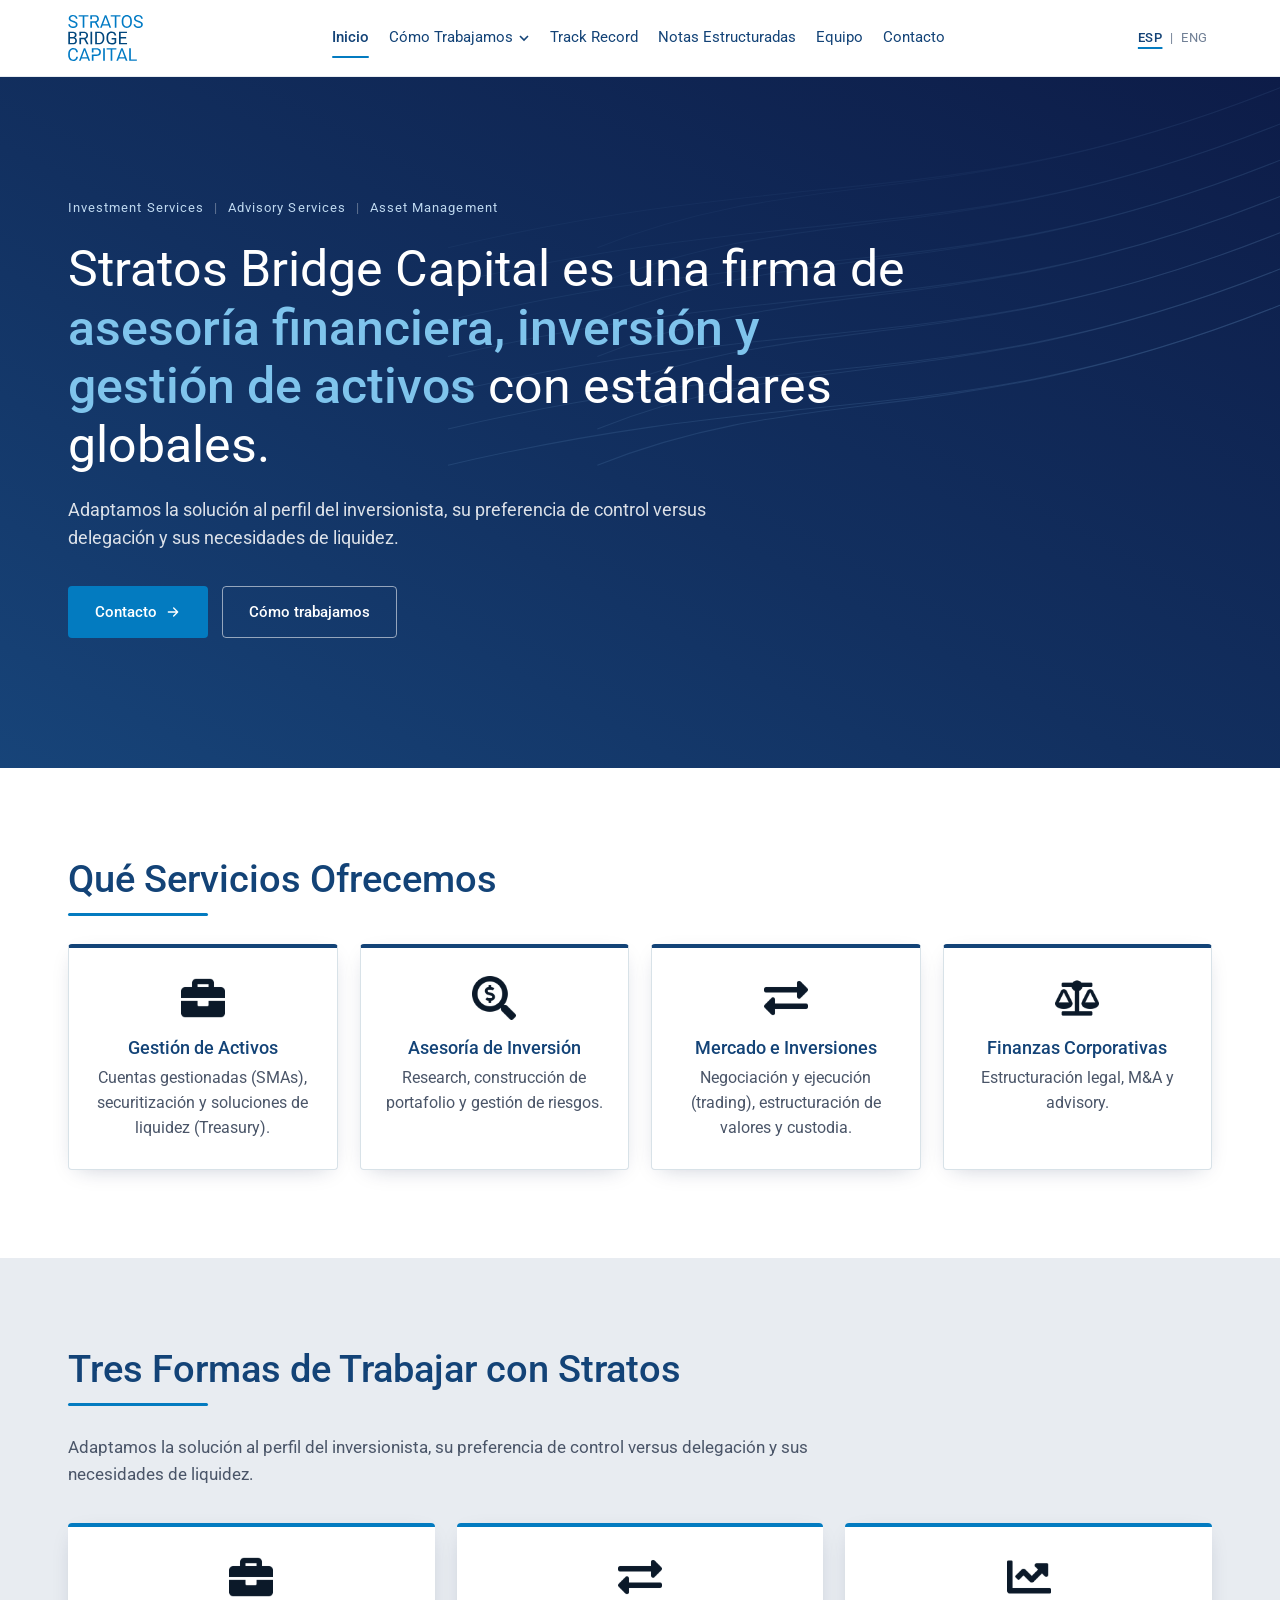
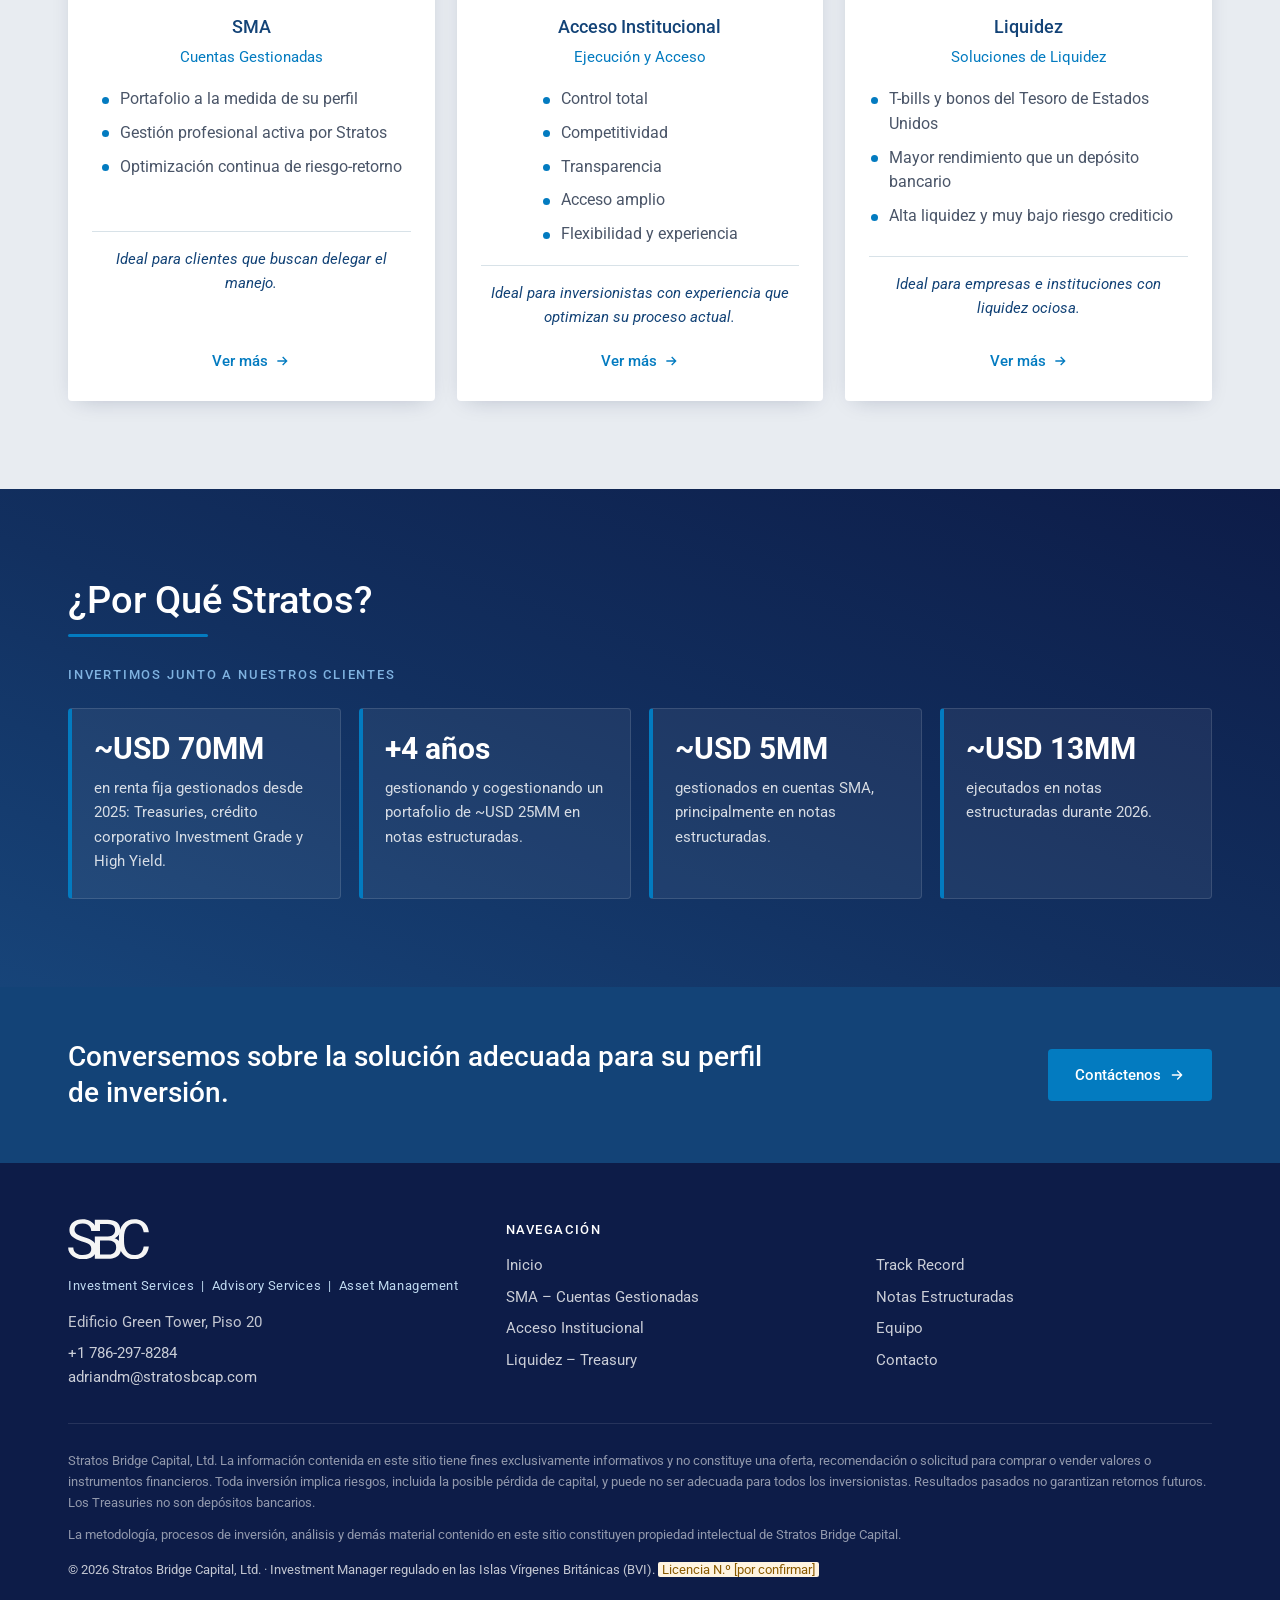
<file: index.html>
<!DOCTYPE html>
<html lang="es" data-title-es="Stratos Bridge Capital" data-title-en="Stratos Bridge Capital">
<head>
<meta charset="UTF-8">
<meta name="viewport" content="width=device-width, initial-scale=1, viewport-fit=cover">
<title>Stratos Bridge Capital</title>
<meta name="description" content="Stratos Bridge Capital es una firma de asesoría financiera, inversión y gestión de activos con estándares globales: SMA, Acceso Institucional y Soluciones de Liquidez (Treasury).">
<meta name="theme-color" content="#0D1C48">
<link rel="canonical" href="https://www.stratosbridgecapital.com/">
<meta property="og:type" content="website">
<meta property="og:title" content="Stratos Bridge Capital">
<meta property="og:description" content="Stratos Bridge Capital es una firma de asesoría financiera, inversión y gestión de activos con estándares globales: SMA, Acceso Institucional y Soluciones de Liquidez (Treasury).">
<meta property="og:url" content="https://www.stratosbridgecapital.com/">
<link rel="icon" type="image/png" href="assets/img/favicon.png">
<link rel="apple-touch-icon" href="assets/img/apple-touch-icon.png">
<link rel="preconnect" href="https://fonts.googleapis.com">
<link rel="preconnect" href="https://fonts.gstatic.com" crossorigin>
<link href="https://fonts.googleapis.com/css2?family=Roboto:ital,wght@0,300;0,400;0,500;0,700;1,400;1,500&display=swap" rel="stylesheet">
<link rel="stylesheet" href="assets/css/site.css?v=20261112">
</head>
<body>
<a class="skip" href="#main"><span data-es="Saltar al contenido" data-en="Skip to content">Saltar al contenido</span></a>
<header id="hdr">
  <div class="wrap hdr-in">
    <a href="index.html" class="logo" aria-label="Stratos Bridge Capital – Inicio"><img src="assets/img/logos/lc.svg" alt="Stratos Bridge Capital" width="74" height="46" decoding="async"></a>
    <nav class="nav" aria-label="Principal"><a href="index.html" class="active" aria-current="page"><span data-es="Inicio" data-en="Home">Inicio</span></a><div class="dd"><button type="button" class="dd-btn" aria-expanded="false" aria-haspopup="true"><span data-es="Cómo Trabajamos" data-en="How We Work">Cómo Trabajamos</span><svg viewBox="0 0 12 12" fill="none" stroke="currentColor" stroke-width="1.6" aria-hidden="true"><path d="M2 4l4 4 4-4"/></svg></button><div class="dd-menu"><a href="sma.html"><span data-es="SMA – Cuentas Gestionadas" data-en="SMAs – Managed Accounts">SMA – Cuentas Gestionadas</span></a><a href="acceso-institucional.html"><span data-es="Acceso Institucional" data-en="Institutional Access">Acceso Institucional</span></a><a href="liquidez.html"><span data-es="Liquidez – Treasury" data-en="Liquidity – Treasury">Liquidez – Treasury</span></a></div></div><a href="track-record.html"><span>Track Record</span></a><a href="notas-estructuradas.html"><span data-es="Notas Estructuradas" data-en="Structured Notes">Notas Estructuradas</span></a><a href="equipo.html"><span data-es="Equipo" data-en="Team">Equipo</span></a><a href="contacto.html"><span data-es="Contacto" data-en="Contact">Contacto</span></a></nav>
    <div class="hdr-r">
      <div class="lang" role="group" aria-label="Idioma / Language"><button type="button" data-setlang="es" class="on" aria-pressed="true" title="Español">ESP</button><span aria-hidden="true">|</span><button type="button" data-setlang="en" aria-pressed="false" title="English">ENG</button></div>
      <button type="button" class="burger" id="burger" aria-expanded="false" aria-controls="mob" data-es-al="Abrir menú" data-en-al="Open menu" aria-label="Abrir menú">
        <svg viewBox="0 0 24 24" fill="none" stroke="currentColor" stroke-width="1.6" stroke-linecap="round" aria-hidden="true"><path d="M4 6h16M4 12h16M4 18h16"/></svg>
      </button>
    </div>
  </div>
</header>
<div class="mob-ov" data-mob-close></div>
<aside class="mob" id="mob" aria-hidden="true">
  <div class="mob-top">
    <img src="assets/img/logos/lw.svg" alt="Stratos Bridge Capital" width="55" height="34" decoding="async">
    <button type="button" class="mob-close" data-mob-close data-es-al="Cerrar menú" data-en-al="Close menu" aria-label="Cerrar menú">
      <svg viewBox="0 0 24 24" fill="none" stroke="currentColor" stroke-width="1.8" stroke-linecap="round" aria-hidden="true"><path d="M6 6l12 12M18 6 6 18"/></svg>
    </button>
  </div>
  <nav aria-label="Móvil"><a href="index.html" class="active"><span data-es="Inicio" data-en="Home">Inicio</span></a><span class="grp" data-es="Cómo Trabajamos" data-en="How We Work">Cómo Trabajamos</span><a href="sma.html" class="sub"><span data-es="SMA – Cuentas Gestionadas" data-en="SMAs – Managed Accounts">SMA – Cuentas Gestionadas</span></a><a href="acceso-institucional.html" class="sub"><span data-es="Acceso Institucional" data-en="Institutional Access">Acceso Institucional</span></a><a href="liquidez.html" class="sub"><span data-es="Liquidez – Treasury" data-en="Liquidity – Treasury">Liquidez – Treasury</span></a><a href="track-record.html"><span>Track Record</span></a><a href="notas-estructuradas.html"><span data-es="Notas Estructuradas" data-en="Structured Notes">Notas Estructuradas</span></a><a href="equipo.html"><span data-es="Equipo" data-en="Team">Equipo</span></a><a href="contacto.html"><span data-es="Contacto" data-en="Contact">Contacto</span></a></nav>
  <div class="lang" role="group" aria-label="Idioma / Language"><button type="button" data-setlang="es" class="on" aria-pressed="true" title="Español">ESP</button><span aria-hidden="true">|</span><button type="button" data-setlang="en" aria-pressed="false" title="English">ENG</button></div>
</aside>
<main id="main">
<section class="hero">
  <svg class="hero-deco" viewBox="0 0 1200 600" preserveAspectRatio="xMaxYMid slice" aria-hidden="true"><path d="M560 160 C 760 80, 900 130, 1200 10" fill="none" stroke="#7FB2E0" stroke-opacity="0.10" stroke-width="1"/><path d="M560 194 C 760 114, 900 164, 1200 44" fill="none" stroke="#7FB2E0" stroke-opacity="0.13" stroke-width="1"/><path d="M560 228 C 760 148, 900 198, 1200 78" fill="none" stroke="#7FB2E0" stroke-opacity="0.16" stroke-width="1"/><path d="M560 262 C 760 182, 900 232, 1200 112" fill="none" stroke="#7FB2E0" stroke-opacity="0.19" stroke-width="1"/><path d="M560 296 C 760 216, 900 266, 1200 146" fill="none" stroke="#7FB2E0" stroke-opacity="0.22" stroke-width="1"/><path d="M560 330 C 760 250, 900 300, 1200 180" fill="none" stroke="#7FB2E0" stroke-opacity="0.25" stroke-width="1"/><path d="M560 364 C 760 284, 900 334, 1200 214" fill="none" stroke="#7FB2E0" stroke-opacity="0.28" stroke-width="1"/><path d="M420 160 C 760 80, 900 130, 1200 10" fill="none" stroke="#7FB2E0" stroke-opacity="0.10" stroke-width="1"/><path d="M420 194 C 760 114, 900 164, 1200 44" fill="none" stroke="#7FB2E0" stroke-opacity="0.13" stroke-width="1"/><path d="M420 228 C 760 148, 900 198, 1200 78" fill="none" stroke="#7FB2E0" stroke-opacity="0.16" stroke-width="1"/><path d="M420 262 C 760 182, 900 232, 1200 112" fill="none" stroke="#7FB2E0" stroke-opacity="0.19" stroke-width="1"/><path d="M420 296 C 760 216, 900 266, 1200 146" fill="none" stroke="#7FB2E0" stroke-opacity="0.22" stroke-width="1"/><path d="M420 330 C 760 250, 900 300, 1200 180" fill="none" stroke="#7FB2E0" stroke-opacity="0.25" stroke-width="1"/><path d="M420 364 C 760 284, 900 334, 1200 214" fill="none" stroke="#7FB2E0" stroke-opacity="0.28" stroke-width="1"/></svg>
  <div class="wrap hero-in single">
    <div class="fade">
      <p class="tagline">Investment Services <i>|</i> Advisory Services <i>|</i> Asset Management</p>
      <h1 data-es="Stratos Bridge Capital es una firma de &lt;b&gt;asesoría financiera, inversión y gestión de activos&lt;/b&gt; con estándares globales." data-en="Stratos Bridge Capital is a &lt;b&gt;financial advisory, investment and asset management&lt;/b&gt; firm with global standards.">Stratos Bridge Capital es una firma de <b>asesoría financiera, inversión y gestión de activos</b> con estándares globales.</h1>
      <p class="sub" data-es="Adaptamos la solución al perfil del inversionista, su preferencia de control versus delegación y sus necesidades de liquidez." data-en="We tailor each solution to the investor’s profile, their preference for control versus delegation, and their liquidity needs.">Adaptamos la solución al perfil del inversionista, su preferencia de control versus delegación y sus necesidades de liquidez.</p>
      <div class="btns">
        <a href="contacto.html" class="btn btn-p"><span data-es="Contacto" data-en="Contact">Contacto</span><svg viewBox="0 0 24 24" fill="none" stroke="currentColor" stroke-width="2" stroke-linecap="round" stroke-linejoin="round" aria-hidden="true"><path d="M5 12h14M13 6l6 6-6 6"/></svg></a>
        <a href="#formas" class="btn btn-o"><span data-es="Cómo trabajamos" data-en="How we work">Cómo trabajamos</span></a>
      </div>
    </div>
  </div>
</section>
<section class="sec sec-white"><div class="wrap">
  <h2 class="ttl"><span data-es="Qué Servicios Ofrecemos" data-en="What We Offer">Qué Servicios Ofrecemos</span><span class="ul" aria-hidden="true"></span></h2>
  <div class="grid g4"><div class="card cen navy"><img src="assets/img/icons/gestion.png" alt="" width="44" height="44" class="ico" loading="lazy" decoding="async">
      <h3 data-es="Gestión de Activos" data-en="Asset Management">Gestión de Activos</h3><p data-es="Cuentas gestionadas (SMAs), securitización y soluciones de liquidez (Treasury)." data-en="Separately managed accounts (SMAs), securitization and liquidity solutions (Treasury).">Cuentas gestionadas (SMAs), securitización y soluciones de liquidez (Treasury).</p></div><div class="card cen navy"><img src="assets/img/icons/asesoria.png" alt="" width="44" height="44" class="ico" loading="lazy" decoding="async">
      <h3 data-es="Asesoría de Inversión" data-en="Investment Advisory">Asesoría de Inversión</h3><p data-es="Research, construcción de portafolio y gestión de riesgos." data-en="Research, portfolio construction and risk management.">Research, construcción de portafolio y gestión de riesgos.</p></div><div class="card cen navy"><img src="assets/img/icons/mercado.png" alt="" width="44" height="44" class="ico" loading="lazy" decoding="async">
      <h3 data-es="Mercado e Inversiones" data-en="Markets &amp; Investments">Mercado e Inversiones</h3><p data-es="Negociación y ejecución (trading), estructuración de valores y custodia." data-en="Trading and execution, securities structuring and custody.">Negociación y ejecución (trading), estructuración de valores y custodia.</p></div><div class="card cen navy"><img src="assets/img/icons/finanzas.png" alt="" width="44" height="44" class="ico" loading="lazy" decoding="async">
      <h3 data-es="Finanzas Corporativas" data-en="Corporate Finance">Finanzas Corporativas</h3><p data-es="Estructuración legal, M&amp;amp;A y advisory." data-en="Legal structuring, M&amp;amp;A and advisory.">Estructuración legal, M&amp;A y advisory.</p></div></div>
</div></section>
<section class="sec sec-light" id="formas"><div class="wrap">
  <h2 class="ttl"><span data-es="Tres Formas de Trabajar con Stratos" data-en="Three Ways to Work with Stratos">Tres Formas de Trabajar con Stratos</span><span class="ul" aria-hidden="true"></span></h2>
  <p class="lead" data-es="Adaptamos la solución al perfil del inversionista, su preferencia de control versus delegación y sus necesidades de liquidez." data-en="We tailor each solution to the investor’s profile, their preference for control versus delegation, and their liquidity needs.">Adaptamos la solución al perfil del inversionista, su preferencia de control versus delegación y sus necesidades de liquidez.</p>
  <div class="grid g3" style="margin-top:34px"><div class="card cen"><img src="assets/img/icons/gestion.png" alt="" width="44" height="44" class="ico" loading="lazy" decoding="async">
      <h3>SMA</h3><p class="h3sub" data-es="Cuentas Gestionadas" data-en="Managed Accounts">Cuentas Gestionadas</p><ul class="list"><li data-es="Portafolio a la medida de su perfil" data-en="Portfolio tailored to your profile">Portafolio a la medida de su perfil</li><li data-es="Gestión profesional activa por Stratos" data-en="Active professional management by Stratos">Gestión profesional activa por Stratos</li><li data-es="Optimización continua de riesgo-retorno" data-en="Ongoing risk-return optimization">Optimización continua de riesgo-retorno</li></ul>
      <p class="ideal" data-es="Ideal para clientes que buscan delegar el manejo." data-en="Ideal for clients who prefer to delegate management.">Ideal para clientes que buscan delegar el manejo.</p>
      <a class="more" href="sma.html"><span data-es="Ver más" data-en="Learn more">Ver más</span><svg style="width:16px;height:16px" viewBox="0 0 24 24" fill="none" stroke="currentColor" stroke-width="2" aria-hidden="true"><path d="M5 12h14M13 6l6 6-6 6"/></svg></a></div><div class="card cen"><img src="assets/img/icons/mercado.png" alt="" width="44" height="44" class="ico" loading="lazy" decoding="async">
      <h3 data-es="Acceso Institucional" data-en="Institutional Access">Acceso Institucional</h3><p class="h3sub" data-es="Ejecución y Acceso" data-en="Execution &amp; Access">Ejecución y Acceso</p><ul class="list"><li data-es="Control total" data-en="Full control">Control total</li><li data-es="Competitividad" data-en="Competitive terms">Competitividad</li><li data-es="Transparencia" data-en="Transparency">Transparencia</li><li data-es="Acceso amplio" data-en="Broad access">Acceso amplio</li><li data-es="Flexibilidad y experiencia" data-en="Flexibility and expertise">Flexibilidad y experiencia</li></ul>
      <p class="ideal" data-es="Ideal para inversionistas con experiencia que optimizan su proceso actual." data-en="Ideal for experienced investors optimizing their current process.">Ideal para inversionistas con experiencia que optimizan su proceso actual.</p>
      <a class="more" href="acceso-institucional.html"><span data-es="Ver más" data-en="Learn more">Ver más</span><svg style="width:16px;height:16px" viewBox="0 0 24 24" fill="none" stroke="currentColor" stroke-width="2" aria-hidden="true"><path d="M5 12h14M13 6l6 6-6 6"/></svg></a></div><div class="card cen"><img src="assets/img/icons/liquidez.png" alt="" width="44" height="44" class="ico" loading="lazy" decoding="async">
      <h3 data-es="Liquidez" data-en="Liquidity">Liquidez</h3><p class="h3sub" data-es="Soluciones de Liquidez" data-en="Liquidity Solutions">Soluciones de Liquidez</p><ul class="list"><li data-es="T-bills y bonos del Tesoro de Estados Unidos" data-en="U.S. Treasury bills and notes">T-bills y bonos del Tesoro de Estados Unidos</li><li data-es="Mayor rendimiento que un depósito bancario" data-en="Higher yield than a bank deposit">Mayor rendimiento que un depósito bancario</li><li data-es="Alta liquidez y muy bajo riesgo crediticio" data-en="High liquidity and very low credit risk">Alta liquidez y muy bajo riesgo crediticio</li></ul>
      <p class="ideal" data-es="Ideal para empresas e instituciones con liquidez ociosa." data-en="Ideal for companies and institutions with idle cash.">Ideal para empresas e instituciones con liquidez ociosa.</p>
      <a class="more" href="liquidez.html"><span data-es="Ver más" data-en="Learn more">Ver más</span><svg style="width:16px;height:16px" viewBox="0 0 24 24" fill="none" stroke="currentColor" stroke-width="2" aria-hidden="true"><path d="M5 12h14M13 6l6 6-6 6"/></svg></a></div></div>
</div></section>
<section class="sec sec-dark"><div class="wrap">
  <h2 class="ttl"><span data-es="¿Por Qué Stratos?" data-en="Why Stratos?">¿Por Qué Stratos?</span><span class="ul" aria-hidden="true"></span></h2>
  <span class="kicker" data-es="Invertimos junto a nuestros clientes" data-en="We invest alongside our clients">Invertimos junto a nuestros clientes</span>
  <div class="stats" style="margin-top:22px"><div class="stat"><div class="n">~USD 70MM</div><p data-es="en renta fija gestionados desde 2025: Treasuries, crédito corporativo Investment Grade y High Yield." data-en="in fixed income managed since 2025: Treasuries, investment grade and high yield corporate credit.">en renta fija gestionados desde 2025: Treasuries, crédito corporativo Investment Grade y High Yield.</p></div><div class="stat"><div class="n" data-es="+4 años" data-en="4+ years">+4 años</div><p data-es="gestionando y cogestionando un portafolio de ~USD 25MM en notas estructuradas." data-en="managing and co-managing a ~USD 25MM structured notes portfolio.">gestionando y cogestionando un portafolio de ~USD 25MM en notas estructuradas.</p></div><div class="stat"><div class="n">~USD 5MM</div><p data-es="gestionados en cuentas SMA, principalmente en notas estructuradas." data-en="managed in SMAs, mainly in structured notes.">gestionados en cuentas SMA, principalmente en notas estructuradas.</p></div><div class="stat"><div class="n">~USD 13MM</div><p data-es="ejecutados en notas estructuradas durante 2026." data-en="executed in structured notes during 2026.">ejecutados en notas estructuradas durante 2026.</p></div></div>
</div></section>
<section class="cta"><div class="wrap">
  <h2 data-es="Conversemos sobre la solución adecuada para su perfil de inversión." data-en="Let&#x27;s talk about the right solution for your investment profile.">Conversemos sobre la solución adecuada para su perfil de inversión.</h2>
  <a href="contacto.html" class="btn btn-p"><span data-es="Contáctenos" data-en="Contact us">Contáctenos</span><svg viewBox="0 0 24 24" fill="none" stroke="currentColor" stroke-width="2" stroke-linecap="round" stroke-linejoin="round" aria-hidden="true"><path d="M5 12h14M13 6l6 6-6 6"/></svg></a>
</div></section>
</main>
<footer>
  <div class="wrap">
    <div class="ft">
      <div>
        <img src="assets/img/logos/lm.svg" alt="SBC" width="81" height="40" class="logo-f" decoding="async">
        <p class="tag">Investment Services &nbsp;|&nbsp; Advisory Services &nbsp;|&nbsp; Asset Management</p>
        <p style="margin-top:14px"><span data-es="Edificio Green Tower, Piso 20" data-en="Green Tower Building, 20th Floor">Edificio Green Tower, Piso 20</span></p>
        <p style="margin-top:8px"><a href="tel:+17862978284">+1 786-297-8284</a><br><a href="mailto:adriandm@stratosbcap.com">adriandm@stratosbcap.com</a></p>
      </div>
      <div><h4><span data-es="Navegación" data-en="Navigation">Navegación</span></h4><ul><li><a href="index.html"><span data-es="Inicio" data-en="Home">Inicio</span></a></li><li><a href="sma.html"><span data-es="SMA – Cuentas Gestionadas" data-en="SMAs – Managed Accounts">SMA – Cuentas Gestionadas</span></a></li><li><a href="acceso-institucional.html"><span data-es="Acceso Institucional" data-en="Institutional Access">Acceso Institucional</span></a></li><li><a href="liquidez.html"><span data-es="Liquidez – Treasury" data-en="Liquidity – Treasury">Liquidez – Treasury</span></a></li></ul></div>
      <div><h4 class="blank" aria-hidden="true">&nbsp;</h4><ul><li><a href="track-record.html"><span>Track Record</span></a></li><li><a href="notas-estructuradas.html"><span data-es="Notas Estructuradas" data-en="Structured Notes">Notas Estructuradas</span></a></li><li><a href="equipo.html"><span data-es="Equipo" data-en="Team">Equipo</span></a></li><li><a href="contacto.html"><span data-es="Contacto" data-en="Contact">Contacto</span></a></li></ul></div>
    </div>
    <div class="disc">
      <p data-es="Stratos Bridge Capital, Ltd. La información contenida en este sitio tiene fines exclusivamente informativos y no constituye una oferta, recomendación o solicitud para comprar o vender valores o instrumentos financieros. Toda inversión implica riesgos, incluida la posible pérdida de capital, y puede no ser adecuada para todos los inversionistas. Resultados pasados no garantizan retornos futuros. Los Treasuries no son depósitos bancarios." data-en="Stratos Bridge Capital, Ltd. The information on this website is provided for informational purposes only and does not constitute an offer, recommendation or solicitation to buy or sell any securities or financial instruments. All investments involve risk, including the possible loss of capital, and may not be suitable for all investors. Past performance does not guarantee future returns. Treasuries are not bank deposits.">Stratos Bridge Capital, Ltd. La información contenida en este sitio tiene fines exclusivamente informativos y no constituye una oferta, recomendación o solicitud para comprar o vender valores o instrumentos financieros. Toda inversión implica riesgos, incluida la posible pérdida de capital, y puede no ser adecuada para todos los inversionistas. Resultados pasados no garantizan retornos futuros. Los Treasuries no son depósitos bancarios.</p>
      <p data-es="La metodología, procesos de inversión, análisis y demás material contenido en este sitio constituyen propiedad intelectual de Stratos Bridge Capital." data-en="The methodology, investment processes, analyses and other material on this website are the intellectual property of Stratos Bridge Capital.">La metodología, procesos de inversión, análisis y demás material contenido en este sitio constituyen propiedad intelectual de Stratos Bridge Capital.</p>
      <p class="legal" data-es="© 2026 Stratos Bridge Capital, Ltd. · Investment Manager regulado en las Islas Vírgenes Británicas (BVI). &lt;em class=&quot;todo&quot;&gt;Licencia N.º [por confirmar]&lt;/em&gt;" data-en="© 2026 Stratos Bridge Capital, Ltd. · Investment Manager regulated in the British Virgin Islands (BVI). &lt;em class=&quot;todo&quot;&gt;License No. [to be confirmed]&lt;/em&gt;">© 2026 Stratos Bridge Capital, Ltd. · Investment Manager regulado en las Islas Vírgenes Británicas (BVI). <em class="todo">Licencia N.º [por confirmar]</em></p>
    </div>
  </div>
</footer>
<script src="assets/js/site.js?v=20261112"></script>
</body>
</html>
</file>
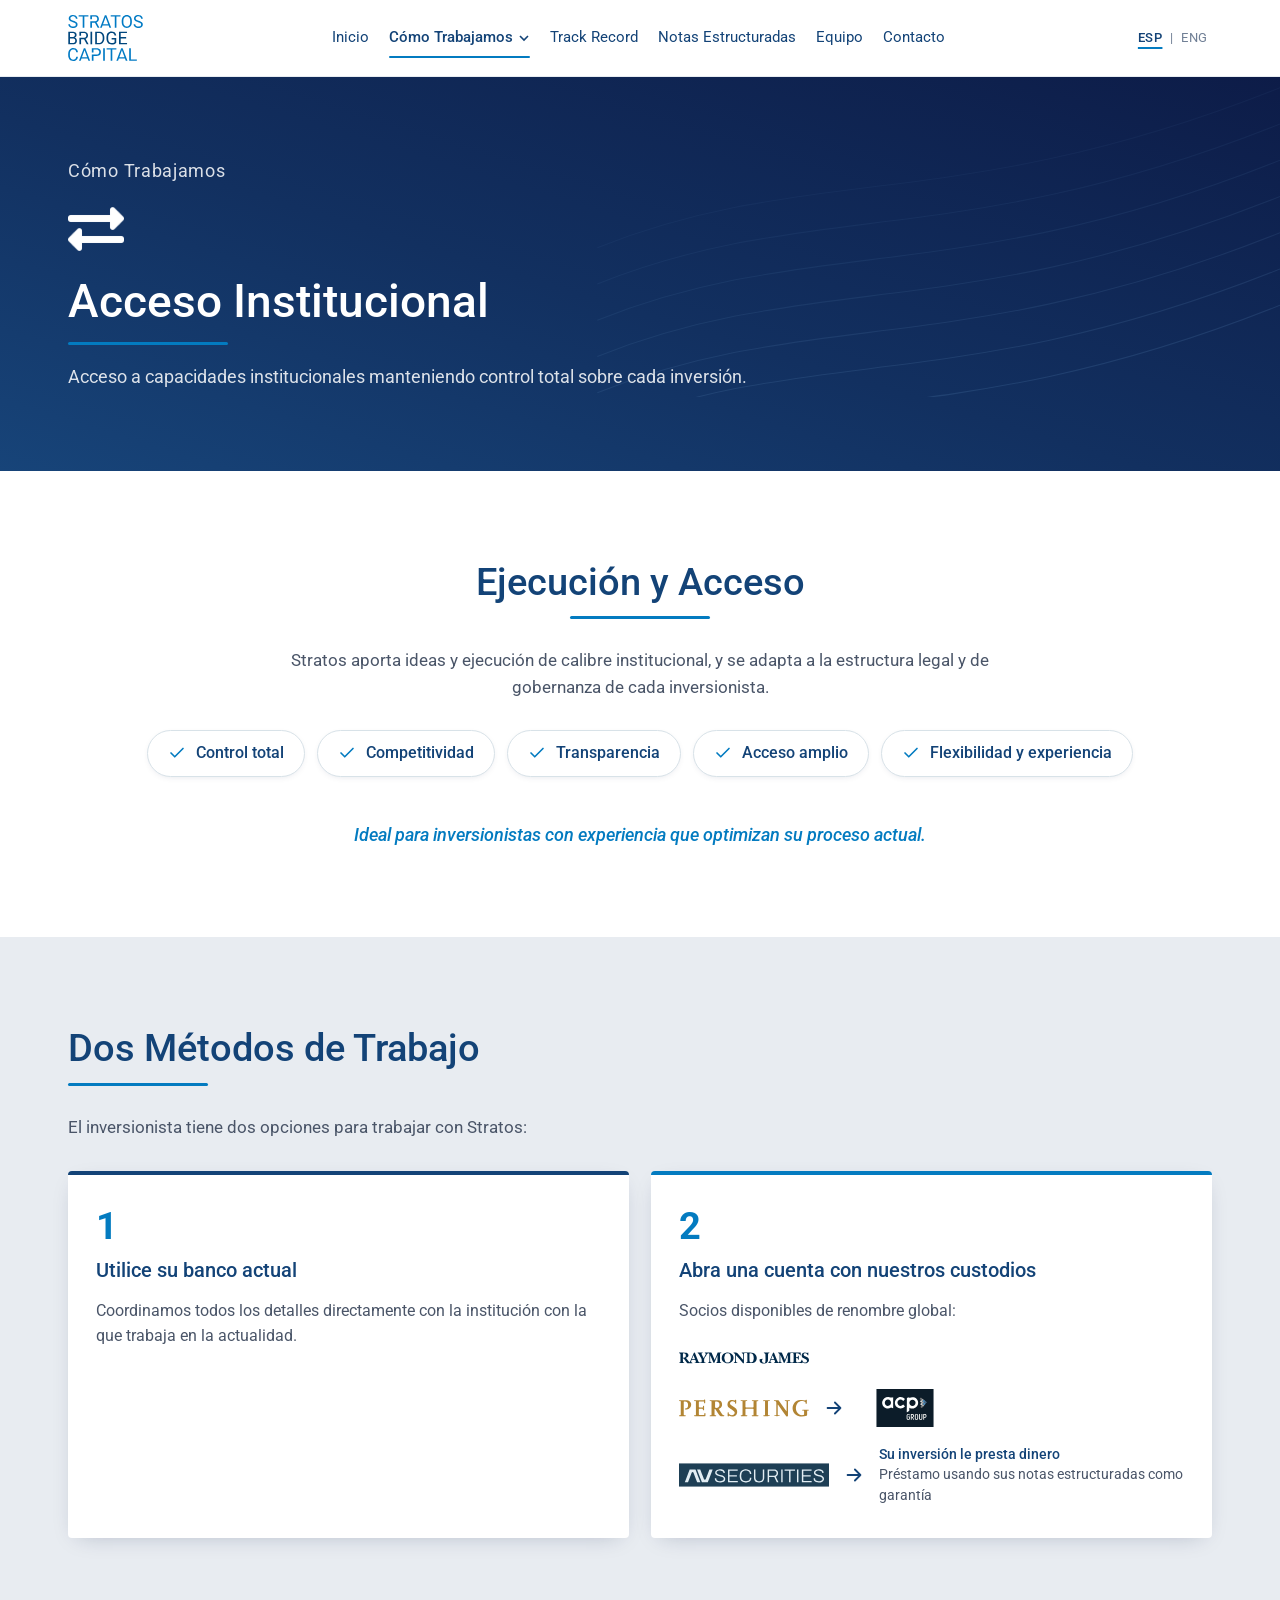
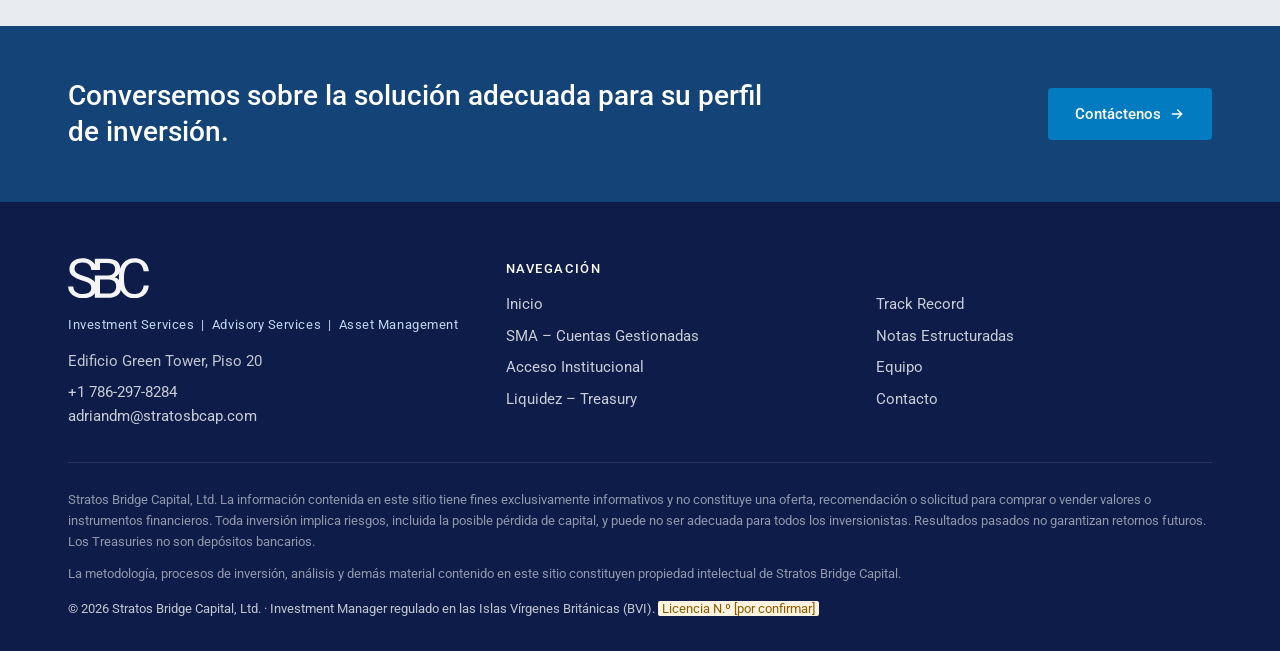
<file: acceso-institucional.html>
<!DOCTYPE html>
<html lang="es" data-title-es="Stratos Bridge Capital – Acceso Institucional" data-title-en="Stratos Bridge Capital – Institutional Access">
<head>
<meta charset="UTF-8">
<meta name="viewport" content="width=device-width, initial-scale=1, viewport-fit=cover">
<title>Stratos Bridge Capital – Acceso Institucional</title>
<meta name="description" content="Acceso Institucional de Stratos Bridge Capital: ejecución de calibre institucional con su banco actual o con custodios globales (Raymond James, Pershing vía ACP Group, AV Securities).">
<meta name="theme-color" content="#0D1C48">
<link rel="canonical" href="https://www.stratosbridgecapital.com/acceso-institucional.html">
<meta property="og:type" content="website">
<meta property="og:title" content="Stratos Bridge Capital – Acceso Institucional">
<meta property="og:description" content="Acceso Institucional de Stratos Bridge Capital: ejecución de calibre institucional con su banco actual o con custodios globales (Raymond James, Pershing vía ACP Group, AV Securities).">
<meta property="og:url" content="https://www.stratosbridgecapital.com/acceso-institucional.html">
<link rel="icon" type="image/png" href="assets/img/favicon.png">
<link rel="apple-touch-icon" href="assets/img/apple-touch-icon.png">
<link rel="preconnect" href="https://fonts.googleapis.com">
<link rel="preconnect" href="https://fonts.gstatic.com" crossorigin>
<link href="https://fonts.googleapis.com/css2?family=Roboto:ital,wght@0,300;0,400;0,500;0,700;1,400;1,500&display=swap" rel="stylesheet">
<link rel="stylesheet" href="assets/css/site.css?v=20261112">
</head>
<body>
<a class="skip" href="#main"><span data-es="Saltar al contenido" data-en="Skip to content">Saltar al contenido</span></a>
<header id="hdr">
  <div class="wrap hdr-in">
    <a href="index.html" class="logo" aria-label="Stratos Bridge Capital – Inicio"><img src="assets/img/logos/lc.svg" alt="Stratos Bridge Capital" width="74" height="46" decoding="async"></a>
    <nav class="nav" aria-label="Principal"><a href="index.html"><span data-es="Inicio" data-en="Home">Inicio</span></a><div class="dd"><button type="button" class="dd-btn active" aria-expanded="false" aria-haspopup="true"><span data-es="Cómo Trabajamos" data-en="How We Work">Cómo Trabajamos</span><svg viewBox="0 0 12 12" fill="none" stroke="currentColor" stroke-width="1.6" aria-hidden="true"><path d="M2 4l4 4 4-4"/></svg></button><div class="dd-menu"><a href="sma.html"><span data-es="SMA – Cuentas Gestionadas" data-en="SMAs – Managed Accounts">SMA – Cuentas Gestionadas</span></a><a href="acceso-institucional.html" class="active" aria-current="page"><span data-es="Acceso Institucional" data-en="Institutional Access">Acceso Institucional</span></a><a href="liquidez.html"><span data-es="Liquidez – Treasury" data-en="Liquidity – Treasury">Liquidez – Treasury</span></a></div></div><a href="track-record.html"><span>Track Record</span></a><a href="notas-estructuradas.html"><span data-es="Notas Estructuradas" data-en="Structured Notes">Notas Estructuradas</span></a><a href="equipo.html"><span data-es="Equipo" data-en="Team">Equipo</span></a><a href="contacto.html"><span data-es="Contacto" data-en="Contact">Contacto</span></a></nav>
    <div class="hdr-r">
      <div class="lang" role="group" aria-label="Idioma / Language"><button type="button" data-setlang="es" class="on" aria-pressed="true" title="Español">ESP</button><span aria-hidden="true">|</span><button type="button" data-setlang="en" aria-pressed="false" title="English">ENG</button></div>
      <button type="button" class="burger" id="burger" aria-expanded="false" aria-controls="mob" data-es-al="Abrir menú" data-en-al="Open menu" aria-label="Abrir menú">
        <svg viewBox="0 0 24 24" fill="none" stroke="currentColor" stroke-width="1.6" stroke-linecap="round" aria-hidden="true"><path d="M4 6h16M4 12h16M4 18h16"/></svg>
      </button>
    </div>
  </div>
</header>
<div class="mob-ov" data-mob-close></div>
<aside class="mob" id="mob" aria-hidden="true">
  <div class="mob-top">
    <img src="assets/img/logos/lw.svg" alt="Stratos Bridge Capital" width="55" height="34" decoding="async">
    <button type="button" class="mob-close" data-mob-close data-es-al="Cerrar menú" data-en-al="Close menu" aria-label="Cerrar menú">
      <svg viewBox="0 0 24 24" fill="none" stroke="currentColor" stroke-width="1.8" stroke-linecap="round" aria-hidden="true"><path d="M6 6l12 12M18 6 6 18"/></svg>
    </button>
  </div>
  <nav aria-label="Móvil"><a href="index.html"><span data-es="Inicio" data-en="Home">Inicio</span></a><span class="grp" data-es="Cómo Trabajamos" data-en="How We Work">Cómo Trabajamos</span><a href="sma.html" class="sub"><span data-es="SMA – Cuentas Gestionadas" data-en="SMAs – Managed Accounts">SMA – Cuentas Gestionadas</span></a><a href="acceso-institucional.html" class="sub active"><span data-es="Acceso Institucional" data-en="Institutional Access">Acceso Institucional</span></a><a href="liquidez.html" class="sub"><span data-es="Liquidez – Treasury" data-en="Liquidity – Treasury">Liquidez – Treasury</span></a><a href="track-record.html"><span>Track Record</span></a><a href="notas-estructuradas.html"><span data-es="Notas Estructuradas" data-en="Structured Notes">Notas Estructuradas</span></a><a href="equipo.html"><span data-es="Equipo" data-en="Team">Equipo</span></a><a href="contacto.html"><span data-es="Contacto" data-en="Contact">Contacto</span></a></nav>
  <div class="lang" role="group" aria-label="Idioma / Language"><button type="button" data-setlang="es" class="on" aria-pressed="true" title="Español">ESP</button><span aria-hidden="true">|</span><button type="button" data-setlang="en" aria-pressed="false" title="English">ENG</button></div>
</aside>
<main id="main">
<section class="phead">
  <svg class="hero-deco" viewBox="0 0 1200 300" preserveAspectRatio="xMaxYMid slice" aria-hidden="true"><path d="M560 160 C 760 80, 900 130, 1200 10" fill="none" stroke="#7FB2E0" stroke-opacity="0.10" stroke-width="1"/><path d="M560 194 C 760 114, 900 164, 1200 44" fill="none" stroke="#7FB2E0" stroke-opacity="0.13" stroke-width="1"/><path d="M560 228 C 760 148, 900 198, 1200 78" fill="none" stroke="#7FB2E0" stroke-opacity="0.16" stroke-width="1"/><path d="M560 262 C 760 182, 900 232, 1200 112" fill="none" stroke="#7FB2E0" stroke-opacity="0.19" stroke-width="1"/><path d="M560 296 C 760 216, 900 266, 1200 146" fill="none" stroke="#7FB2E0" stroke-opacity="0.22" stroke-width="1"/><path d="M560 330 C 760 250, 900 300, 1200 180" fill="none" stroke="#7FB2E0" stroke-opacity="0.25" stroke-width="1"/><path d="M560 364 C 760 284, 900 334, 1200 214" fill="none" stroke="#7FB2E0" stroke-opacity="0.28" stroke-width="1"/></svg>
  <div class="wrap fade"><p class="crumbs"><span data-es="Cómo Trabajamos" data-en="How We Work">Cómo Trabajamos</span></p><img src="assets/img/icons/mercado-w.png" alt="" width="56" height="56" class="ico" decoding="async">
    <h1><span data-es="Acceso Institucional" data-en="Institutional Access">Acceso Institucional</span><span class="ul" aria-hidden="true"></span></h1>
    <p data-es="Acceso a capacidades institucionales manteniendo control total sobre cada inversión." data-en="Access to institutional capabilities while keeping full control over every investment.">Acceso a capacidades institucionales manteniendo control total sobre cada inversión.</p>
  </div>
</section>
<section class="sec sec-white"><div class="wrap">
  <h2 class="ttl center"><span data-es="Ejecución y Acceso" data-en="Execution &amp;amp; Access">Ejecución y Acceso</span><span class="ul" aria-hidden="true"></span></h2>
  <p class="lead center-txt" data-es="Stratos aporta ideas y ejecución de calibre institucional, y se adapta a la estructura legal y de gobernanza de cada inversionista." data-en="Stratos brings institutional-grade ideas and execution, and adapts to each investor’s legal and governance structure.">Stratos aporta ideas y ejecución de calibre institucional, y se adapta a la estructura legal y de gobernanza de cada inversionista.</p>
  <div class="chips" style="margin-top:28px"><span class="chip"><svg viewBox="0 0 24 24" fill="none" stroke="currentColor" stroke-width="2.2" stroke-linecap="round" stroke-linejoin="round" aria-hidden="true"><path d="M20 6 9 17l-5-5"/></svg><span data-es="Control total" data-en="Full control">Control total</span></span><span class="chip"><svg viewBox="0 0 24 24" fill="none" stroke="currentColor" stroke-width="2.2" stroke-linecap="round" stroke-linejoin="round" aria-hidden="true"><path d="M20 6 9 17l-5-5"/></svg><span data-es="Competitividad" data-en="Competitive terms">Competitividad</span></span><span class="chip"><svg viewBox="0 0 24 24" fill="none" stroke="currentColor" stroke-width="2.2" stroke-linecap="round" stroke-linejoin="round" aria-hidden="true"><path d="M20 6 9 17l-5-5"/></svg><span data-es="Transparencia" data-en="Transparency">Transparencia</span></span><span class="chip"><svg viewBox="0 0 24 24" fill="none" stroke="currentColor" stroke-width="2.2" stroke-linecap="round" stroke-linejoin="round" aria-hidden="true"><path d="M20 6 9 17l-5-5"/></svg><span data-es="Acceso amplio" data-en="Broad access">Acceso amplio</span></span><span class="chip"><svg viewBox="0 0 24 24" fill="none" stroke="currentColor" stroke-width="2.2" stroke-linecap="round" stroke-linejoin="round" aria-hidden="true"><path d="M20 6 9 17l-5-5"/></svg><span data-es="Flexibilidad y experiencia" data-en="Flexibility and expertise">Flexibilidad y experiencia</span></span></div>
  <p class="closing" data-es="Ideal para inversionistas con experiencia que optimizan su proceso actual." data-en="Ideal for experienced investors optimizing their current process.">Ideal para inversionistas con experiencia que optimizan su proceso actual.</p>
</div></section>
<section class="sec sec-light"><div class="wrap">
  <h2 class="ttl"><span data-es="Dos Métodos de Trabajo" data-en="Two Ways of Working">Dos Métodos de Trabajo</span><span class="ul" aria-hidden="true"></span></h2>
  <p class="lead" data-es="El inversionista tiene dos opciones para trabajar con Stratos:" data-en="Investors have two options to work with Stratos:">El inversionista tiene dos opciones para trabajar con Stratos:</p>
  <div class="grid g2-lg" style="margin-top:30px;align-items:stretch">
    <div class="opt navy"><div class="num">1</div><h3 data-es="Utilice su banco actual" data-en="Use your current bank">Utilice su banco actual</h3>
      <p data-es="Coordinamos todos los detalles directamente con la institución con la que trabaja en la actualidad." data-en="We coordinate all details directly with the institution you currently work with.">Coordinamos todos los detalles directamente con la institución con la que trabaja en la actualidad.</p></div>
    <div class="opt"><div class="num">2</div><h3 data-es="Abra una cuenta con nuestros custodios" data-en="Open an account with our custodians">Abra una cuenta con nuestros custodios</h3>
      <p data-es="Socios disponibles de renombre global:" data-en="Globally renowned partners available:">Socios disponibles de renombre global:</p>
      <div class="cust">
        <div class="cust-row"><img src="assets/img/logos/cu2.svg" alt="Raymond James" width="150" height="24" loading="lazy" decoding="async"></div>
        <div class="cust-row"><img src="assets/img/logos/cu1.svg" alt="Pershing" width="120" height="24" loading="lazy" decoding="async"><svg class="arr" viewBox="0 0 24 24" fill="none" stroke="currentColor" stroke-width="2" stroke-linecap="round" stroke-linejoin="round" aria-hidden="true"><path d="M5 12h14M13 6l6 6-6 6"/></svg><img src="assets/img/logos/cu3.svg" alt="ACP Group" width="60" height="34" class="acp" loading="lazy" decoding="async"></div>
        <div class="cust-row nw"><img src="assets/img/logos/cu4.svg" alt="AV Securities" width="140" height="28" class="av" loading="lazy" decoding="async"><svg class="arr" viewBox="0 0 24 24" fill="none" stroke="currentColor" stroke-width="2" stroke-linecap="round" stroke-linejoin="round" aria-hidden="true"><path d="M5 12h14M13 6l6 6-6 6"/></svg>
          <p class="note"><b data-es="Su inversión le presta dinero" data-en="Your investment lends you money">Su inversión le presta dinero</b><span data-es="Préstamo usando sus notas estructuradas como garantía" data-en="Loans using your structured notes as collateral">Préstamo usando sus notas estructuradas como garantía</span></p></div>
      </div></div>
  </div>
</div></section>
<section class="cta"><div class="wrap">
  <h2 data-es="Conversemos sobre la solución adecuada para su perfil de inversión." data-en="Let&#x27;s talk about the right solution for your investment profile.">Conversemos sobre la solución adecuada para su perfil de inversión.</h2>
  <a href="contacto.html" class="btn btn-p"><span data-es="Contáctenos" data-en="Contact us">Contáctenos</span><svg viewBox="0 0 24 24" fill="none" stroke="currentColor" stroke-width="2" stroke-linecap="round" stroke-linejoin="round" aria-hidden="true"><path d="M5 12h14M13 6l6 6-6 6"/></svg></a>
</div></section>
</main>
<footer>
  <div class="wrap">
    <div class="ft">
      <div>
        <img src="assets/img/logos/lm.svg" alt="SBC" width="81" height="40" class="logo-f" decoding="async">
        <p class="tag">Investment Services &nbsp;|&nbsp; Advisory Services &nbsp;|&nbsp; Asset Management</p>
        <p style="margin-top:14px"><span data-es="Edificio Green Tower, Piso 20" data-en="Green Tower Building, 20th Floor">Edificio Green Tower, Piso 20</span></p>
        <p style="margin-top:8px"><a href="tel:+17862978284">+1 786-297-8284</a><br><a href="mailto:adriandm@stratosbcap.com">adriandm@stratosbcap.com</a></p>
      </div>
      <div><h4><span data-es="Navegación" data-en="Navigation">Navegación</span></h4><ul><li><a href="index.html"><span data-es="Inicio" data-en="Home">Inicio</span></a></li><li><a href="sma.html"><span data-es="SMA – Cuentas Gestionadas" data-en="SMAs – Managed Accounts">SMA – Cuentas Gestionadas</span></a></li><li><a href="acceso-institucional.html"><span data-es="Acceso Institucional" data-en="Institutional Access">Acceso Institucional</span></a></li><li><a href="liquidez.html"><span data-es="Liquidez – Treasury" data-en="Liquidity – Treasury">Liquidez – Treasury</span></a></li></ul></div>
      <div><h4 class="blank" aria-hidden="true">&nbsp;</h4><ul><li><a href="track-record.html"><span>Track Record</span></a></li><li><a href="notas-estructuradas.html"><span data-es="Notas Estructuradas" data-en="Structured Notes">Notas Estructuradas</span></a></li><li><a href="equipo.html"><span data-es="Equipo" data-en="Team">Equipo</span></a></li><li><a href="contacto.html"><span data-es="Contacto" data-en="Contact">Contacto</span></a></li></ul></div>
    </div>
    <div class="disc">
      <p data-es="Stratos Bridge Capital, Ltd. La información contenida en este sitio tiene fines exclusivamente informativos y no constituye una oferta, recomendación o solicitud para comprar o vender valores o instrumentos financieros. Toda inversión implica riesgos, incluida la posible pérdida de capital, y puede no ser adecuada para todos los inversionistas. Resultados pasados no garantizan retornos futuros. Los Treasuries no son depósitos bancarios." data-en="Stratos Bridge Capital, Ltd. The information on this website is provided for informational purposes only and does not constitute an offer, recommendation or solicitation to buy or sell any securities or financial instruments. All investments involve risk, including the possible loss of capital, and may not be suitable for all investors. Past performance does not guarantee future returns. Treasuries are not bank deposits.">Stratos Bridge Capital, Ltd. La información contenida en este sitio tiene fines exclusivamente informativos y no constituye una oferta, recomendación o solicitud para comprar o vender valores o instrumentos financieros. Toda inversión implica riesgos, incluida la posible pérdida de capital, y puede no ser adecuada para todos los inversionistas. Resultados pasados no garantizan retornos futuros. Los Treasuries no son depósitos bancarios.</p>
      <p data-es="La metodología, procesos de inversión, análisis y demás material contenido en este sitio constituyen propiedad intelectual de Stratos Bridge Capital." data-en="The methodology, investment processes, analyses and other material on this website are the intellectual property of Stratos Bridge Capital.">La metodología, procesos de inversión, análisis y demás material contenido en este sitio constituyen propiedad intelectual de Stratos Bridge Capital.</p>
      <p class="legal" data-es="© 2026 Stratos Bridge Capital, Ltd. · Investment Manager regulado en las Islas Vírgenes Británicas (BVI). &lt;em class=&quot;todo&quot;&gt;Licencia N.º [por confirmar]&lt;/em&gt;" data-en="© 2026 Stratos Bridge Capital, Ltd. · Investment Manager regulated in the British Virgin Islands (BVI). &lt;em class=&quot;todo&quot;&gt;License No. [to be confirmed]&lt;/em&gt;">© 2026 Stratos Bridge Capital, Ltd. · Investment Manager regulado en las Islas Vírgenes Británicas (BVI). <em class="todo">Licencia N.º [por confirmar]</em></p>
    </div>
  </div>
</footer>
<script src="assets/js/site.js?v=20261112"></script>
</body>
</html>
</file>
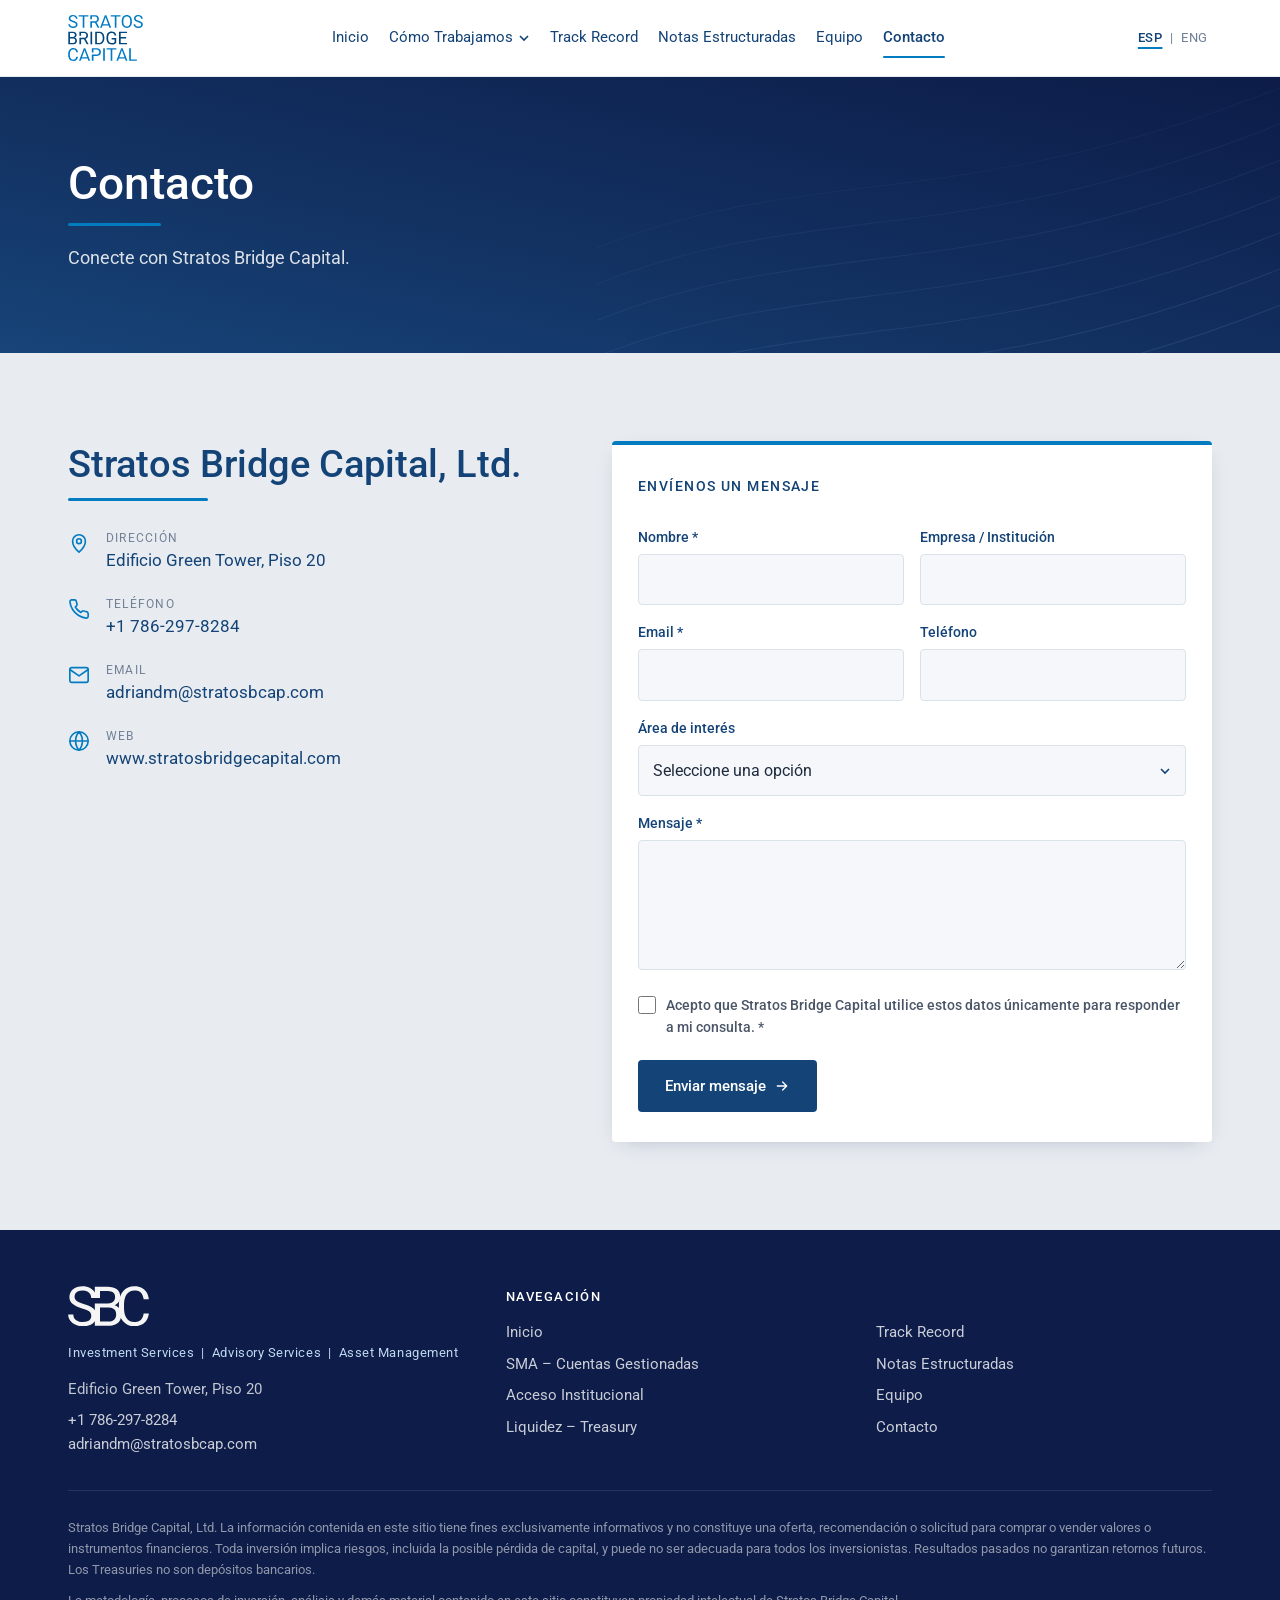
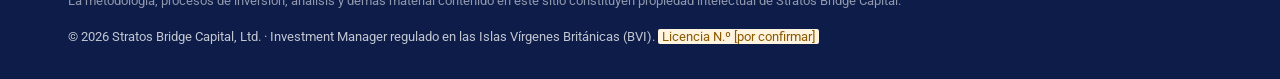
<file: contacto.html>
<!DOCTYPE html>
<html lang="es" data-title-es="Stratos Bridge Capital – Contacto" data-title-en="Stratos Bridge Capital – Contact">
<head>
<meta charset="UTF-8">
<meta name="viewport" content="width=device-width, initial-scale=1, viewport-fit=cover">
<title>Stratos Bridge Capital – Contacto</title>
<meta name="description" content="Contacte a Stratos Bridge Capital: Edificio Green Tower, Piso 20 · +1 786-297-8284 · adriandm@stratosbcap.com">
<meta name="theme-color" content="#0D1C48">
<link rel="canonical" href="https://www.stratosbridgecapital.com/contacto.html">
<meta property="og:type" content="website">
<meta property="og:title" content="Stratos Bridge Capital – Contacto">
<meta property="og:description" content="Contacte a Stratos Bridge Capital: Edificio Green Tower, Piso 20 · +1 786-297-8284 · adriandm@stratosbcap.com">
<meta property="og:url" content="https://www.stratosbridgecapital.com/contacto.html">
<link rel="icon" type="image/png" href="assets/img/favicon.png">
<link rel="apple-touch-icon" href="assets/img/apple-touch-icon.png">
<link rel="preconnect" href="https://fonts.googleapis.com">
<link rel="preconnect" href="https://fonts.gstatic.com" crossorigin>
<link href="https://fonts.googleapis.com/css2?family=Roboto:ital,wght@0,300;0,400;0,500;0,700;1,400;1,500&display=swap" rel="stylesheet">
<link rel="stylesheet" href="assets/css/site.css?v=20261112">
</head>
<body>
<a class="skip" href="#main"><span data-es="Saltar al contenido" data-en="Skip to content">Saltar al contenido</span></a>
<header id="hdr">
  <div class="wrap hdr-in">
    <a href="index.html" class="logo" aria-label="Stratos Bridge Capital – Inicio"><img src="assets/img/logos/lc.svg" alt="Stratos Bridge Capital" width="74" height="46" decoding="async"></a>
    <nav class="nav" aria-label="Principal"><a href="index.html"><span data-es="Inicio" data-en="Home">Inicio</span></a><div class="dd"><button type="button" class="dd-btn" aria-expanded="false" aria-haspopup="true"><span data-es="Cómo Trabajamos" data-en="How We Work">Cómo Trabajamos</span><svg viewBox="0 0 12 12" fill="none" stroke="currentColor" stroke-width="1.6" aria-hidden="true"><path d="M2 4l4 4 4-4"/></svg></button><div class="dd-menu"><a href="sma.html"><span data-es="SMA – Cuentas Gestionadas" data-en="SMAs – Managed Accounts">SMA – Cuentas Gestionadas</span></a><a href="acceso-institucional.html"><span data-es="Acceso Institucional" data-en="Institutional Access">Acceso Institucional</span></a><a href="liquidez.html"><span data-es="Liquidez – Treasury" data-en="Liquidity – Treasury">Liquidez – Treasury</span></a></div></div><a href="track-record.html"><span>Track Record</span></a><a href="notas-estructuradas.html"><span data-es="Notas Estructuradas" data-en="Structured Notes">Notas Estructuradas</span></a><a href="equipo.html"><span data-es="Equipo" data-en="Team">Equipo</span></a><a href="contacto.html" class="active" aria-current="page"><span data-es="Contacto" data-en="Contact">Contacto</span></a></nav>
    <div class="hdr-r">
      <div class="lang" role="group" aria-label="Idioma / Language"><button type="button" data-setlang="es" class="on" aria-pressed="true" title="Español">ESP</button><span aria-hidden="true">|</span><button type="button" data-setlang="en" aria-pressed="false" title="English">ENG</button></div>
      <button type="button" class="burger" id="burger" aria-expanded="false" aria-controls="mob" data-es-al="Abrir menú" data-en-al="Open menu" aria-label="Abrir menú">
        <svg viewBox="0 0 24 24" fill="none" stroke="currentColor" stroke-width="1.6" stroke-linecap="round" aria-hidden="true"><path d="M4 6h16M4 12h16M4 18h16"/></svg>
      </button>
    </div>
  </div>
</header>
<div class="mob-ov" data-mob-close></div>
<aside class="mob" id="mob" aria-hidden="true">
  <div class="mob-top">
    <img src="assets/img/logos/lw.svg" alt="Stratos Bridge Capital" width="55" height="34" decoding="async">
    <button type="button" class="mob-close" data-mob-close data-es-al="Cerrar menú" data-en-al="Close menu" aria-label="Cerrar menú">
      <svg viewBox="0 0 24 24" fill="none" stroke="currentColor" stroke-width="1.8" stroke-linecap="round" aria-hidden="true"><path d="M6 6l12 12M18 6 6 18"/></svg>
    </button>
  </div>
  <nav aria-label="Móvil"><a href="index.html"><span data-es="Inicio" data-en="Home">Inicio</span></a><span class="grp" data-es="Cómo Trabajamos" data-en="How We Work">Cómo Trabajamos</span><a href="sma.html" class="sub"><span data-es="SMA – Cuentas Gestionadas" data-en="SMAs – Managed Accounts">SMA – Cuentas Gestionadas</span></a><a href="acceso-institucional.html" class="sub"><span data-es="Acceso Institucional" data-en="Institutional Access">Acceso Institucional</span></a><a href="liquidez.html" class="sub"><span data-es="Liquidez – Treasury" data-en="Liquidity – Treasury">Liquidez – Treasury</span></a><a href="track-record.html"><span>Track Record</span></a><a href="notas-estructuradas.html"><span data-es="Notas Estructuradas" data-en="Structured Notes">Notas Estructuradas</span></a><a href="equipo.html"><span data-es="Equipo" data-en="Team">Equipo</span></a><a href="contacto.html" class="active"><span data-es="Contacto" data-en="Contact">Contacto</span></a></nav>
  <div class="lang" role="group" aria-label="Idioma / Language"><button type="button" data-setlang="es" class="on" aria-pressed="true" title="Español">ESP</button><span aria-hidden="true">|</span><button type="button" data-setlang="en" aria-pressed="false" title="English">ENG</button></div>
</aside>
<main id="main">
<section class="phead">
  <svg class="hero-deco" viewBox="0 0 1200 300" preserveAspectRatio="xMaxYMid slice" aria-hidden="true"><path d="M560 160 C 760 80, 900 130, 1200 10" fill="none" stroke="#7FB2E0" stroke-opacity="0.10" stroke-width="1"/><path d="M560 194 C 760 114, 900 164, 1200 44" fill="none" stroke="#7FB2E0" stroke-opacity="0.13" stroke-width="1"/><path d="M560 228 C 760 148, 900 198, 1200 78" fill="none" stroke="#7FB2E0" stroke-opacity="0.16" stroke-width="1"/><path d="M560 262 C 760 182, 900 232, 1200 112" fill="none" stroke="#7FB2E0" stroke-opacity="0.19" stroke-width="1"/><path d="M560 296 C 760 216, 900 266, 1200 146" fill="none" stroke="#7FB2E0" stroke-opacity="0.22" stroke-width="1"/><path d="M560 330 C 760 250, 900 300, 1200 180" fill="none" stroke="#7FB2E0" stroke-opacity="0.25" stroke-width="1"/><path d="M560 364 C 760 284, 900 334, 1200 214" fill="none" stroke="#7FB2E0" stroke-opacity="0.28" stroke-width="1"/></svg>
  <div class="wrap fade">
    <h1><span data-es="Contacto" data-en="Contact">Contacto</span><span class="ul" aria-hidden="true"></span></h1>
    <p data-es="Conecte con Stratos Bridge Capital." data-en="Get in touch with Stratos Bridge Capital.">Conecte con Stratos Bridge Capital.</p>
  </div>
</section>
<section class="sec sec-light"><div class="wrap contact">
  <div>
    <h2 class="ttl"><span>Stratos Bridge Capital, Ltd.</span><span class="ul" aria-hidden="true"></span></h2>
    <div class="cinfo">
      <div class="it"><svg viewBox="0 0 24 24" fill="none" stroke="currentColor" stroke-width="1.8" stroke-linecap="round" stroke-linejoin="round" aria-hidden="true"><path d="M12 22s7-6.2 7-12a7 7 0 1 0-14 0c0 5.8 7 12 7 12z"/><circle cx="12" cy="10" r="2.6"/></svg><div><small data-es="Dirección" data-en="Address">Dirección</small><span data-es="Edificio Green Tower, Piso 20" data-en="Green Tower Building, 20th Floor">Edificio Green Tower, Piso 20</span></div></div>
      <div class="it"><svg viewBox="0 0 24 24" fill="none" stroke="currentColor" stroke-width="1.8" stroke-linecap="round" stroke-linejoin="round" aria-hidden="true"><path d="M22 16.9v3a2 2 0 0 1-2.2 2 19.8 19.8 0 0 1-8.6-3.1 19.5 19.5 0 0 1-6-6A19.8 19.8 0 0 1 2.1 4.2 2 2 0 0 1 4.1 2h3a2 2 0 0 1 2 1.7c.1.9.4 1.8.7 2.7a2 2 0 0 1-.5 2.1L8 9.8a16 16 0 0 0 6 6l1.3-1.3a2 2 0 0 1 2.1-.4c.9.3 1.8.6 2.7.7a2 2 0 0 1 1.7 2z"/></svg><div><small data-es="Teléfono" data-en="Phone">Teléfono</small><a href="tel:+17862978284">+1 786-297-8284</a></div></div>
      <div class="it"><svg viewBox="0 0 24 24" fill="none" stroke="currentColor" stroke-width="1.8" stroke-linecap="round" stroke-linejoin="round" aria-hidden="true"><rect x="2" y="4" width="20" height="16" rx="2"/><path d="m22 6-10 7L2 6"/></svg><div><small>Email</small><a href="mailto:adriandm@stratosbcap.com">adriandm@stratosbcap.com</a></div></div>
      <div class="it"><svg viewBox="0 0 24 24" fill="none" stroke="currentColor" stroke-width="1.8" stroke-linecap="round" stroke-linejoin="round" aria-hidden="true"><circle cx="12" cy="12" r="10"/><path d="M2 12h20M12 2a15.3 15.3 0 0 1 0 20M12 2a15.3 15.3 0 0 0 0 20"/></svg><div><small>Web</small><a href="https://www.stratosbridgecapital.com">www.stratosbridgecapital.com</a></div></div>
    </div>
  </div>
  <form class="form" id="contact-form" action="https://formspree.io/f/REEMPLAZAR" method="POST" novalidate>
    <h3 class="h4" data-es="Envíenos un mensaje" data-en="Send us a message">Envíenos un mensaje</h3>
    <input type="hidden" name="_subject" value="Nuevo contacto desde stratosbridgecapital.com">
    <input type="text" name="_gotcha" class="hp" tabindex="-1" autocomplete="off" aria-hidden="true">
    <div class="two"><div><label for="f-nombre"><span data-es="Nombre *" data-en="Name *">Nombre *</span></label><input id="f-nombre" name="nombre" type="text" required autocomplete="name"></div><div><label for="f-empresa"><span data-es="Empresa / Institución" data-en="Company / Institution">Empresa / Institución</span></label><input id="f-empresa" name="empresa" type="text" autocomplete="organization"></div></div>
    <div class="two"><div><label for="f-email"><span>Email *</span></label><input id="f-email" name="email" type="email" required autocomplete="email"></div><div><label for="f-telefono"><span data-es="Teléfono" data-en="Phone">Teléfono</span></label><input id="f-telefono" name="telefono" type="tel" autocomplete="tel"></div></div>
    <div><label for="f-interes"><span data-es="Área de interés" data-en="Area of interest">Área de interés</span></label><select id="f-interes" name="interes"><option value="" disabled selected data-es="Seleccione una opción" data-en="Select an option">Seleccione una opción</option><option value="SMA" data-es="SMA – Cuentas Gestionadas" data-en="SMAs – Managed Accounts">SMA – Cuentas Gestionadas</option><option value="Acceso Institucional" data-es="Acceso Institucional" data-en="Institutional Access">Acceso Institucional</option><option value="Liquidez Treasury" data-es="Soluciones de Liquidez (Treasury)" data-en="Liquidity Solutions (Treasury)">Soluciones de Liquidez (Treasury)</option><option value="Notas Estructuradas" data-es="Notas Estructuradas" data-en="Structured Notes">Notas Estructuradas</option><option value="Otro" data-es="Otro" data-en="Other">Otro</option></select></div>
    <div><label for="f-mensaje"><span data-es="Mensaje *" data-en="Message *">Mensaje *</span></label><textarea id="f-mensaje" name="mensaje" required></textarea></div>
    <label class="chk"><input type="checkbox" name="consentimiento" value="si" required><span data-es="Acepto que Stratos Bridge Capital utilice estos datos únicamente para responder a mi consulta. *" data-en="I agree that Stratos Bridge Capital may use this information solely to respond to my inquiry. *">Acepto que Stratos Bridge Capital utilice estos datos únicamente para responder a mi consulta. *</span></label>
    <div id="form-msg" class="form-msg" role="status" aria-live="polite"></div>
    <button type="submit" class="btn btn-n"><span data-es="Enviar mensaje" data-en="Send message">Enviar mensaje</span><svg viewBox="0 0 24 24" fill="none" stroke="currentColor" stroke-width="2" stroke-linecap="round" stroke-linejoin="round" aria-hidden="true"><path d="M5 12h14M13 6l6 6-6 6"/></svg></button>
  </form>
</div></section>
</main>
<footer>
  <div class="wrap">
    <div class="ft">
      <div>
        <img src="assets/img/logos/lm.svg" alt="SBC" width="81" height="40" class="logo-f" decoding="async">
        <p class="tag">Investment Services &nbsp;|&nbsp; Advisory Services &nbsp;|&nbsp; Asset Management</p>
        <p style="margin-top:14px"><span data-es="Edificio Green Tower, Piso 20" data-en="Green Tower Building, 20th Floor">Edificio Green Tower, Piso 20</span></p>
        <p style="margin-top:8px"><a href="tel:+17862978284">+1 786-297-8284</a><br><a href="mailto:adriandm@stratosbcap.com">adriandm@stratosbcap.com</a></p>
      </div>
      <div><h4><span data-es="Navegación" data-en="Navigation">Navegación</span></h4><ul><li><a href="index.html"><span data-es="Inicio" data-en="Home">Inicio</span></a></li><li><a href="sma.html"><span data-es="SMA – Cuentas Gestionadas" data-en="SMAs – Managed Accounts">SMA – Cuentas Gestionadas</span></a></li><li><a href="acceso-institucional.html"><span data-es="Acceso Institucional" data-en="Institutional Access">Acceso Institucional</span></a></li><li><a href="liquidez.html"><span data-es="Liquidez – Treasury" data-en="Liquidity – Treasury">Liquidez – Treasury</span></a></li></ul></div>
      <div><h4 class="blank" aria-hidden="true">&nbsp;</h4><ul><li><a href="track-record.html"><span>Track Record</span></a></li><li><a href="notas-estructuradas.html"><span data-es="Notas Estructuradas" data-en="Structured Notes">Notas Estructuradas</span></a></li><li><a href="equipo.html"><span data-es="Equipo" data-en="Team">Equipo</span></a></li><li><a href="contacto.html"><span data-es="Contacto" data-en="Contact">Contacto</span></a></li></ul></div>
    </div>
    <div class="disc">
      <p data-es="Stratos Bridge Capital, Ltd. La información contenida en este sitio tiene fines exclusivamente informativos y no constituye una oferta, recomendación o solicitud para comprar o vender valores o instrumentos financieros. Toda inversión implica riesgos, incluida la posible pérdida de capital, y puede no ser adecuada para todos los inversionistas. Resultados pasados no garantizan retornos futuros. Los Treasuries no son depósitos bancarios." data-en="Stratos Bridge Capital, Ltd. The information on this website is provided for informational purposes only and does not constitute an offer, recommendation or solicitation to buy or sell any securities or financial instruments. All investments involve risk, including the possible loss of capital, and may not be suitable for all investors. Past performance does not guarantee future returns. Treasuries are not bank deposits.">Stratos Bridge Capital, Ltd. La información contenida en este sitio tiene fines exclusivamente informativos y no constituye una oferta, recomendación o solicitud para comprar o vender valores o instrumentos financieros. Toda inversión implica riesgos, incluida la posible pérdida de capital, y puede no ser adecuada para todos los inversionistas. Resultados pasados no garantizan retornos futuros. Los Treasuries no son depósitos bancarios.</p>
      <p data-es="La metodología, procesos de inversión, análisis y demás material contenido en este sitio constituyen propiedad intelectual de Stratos Bridge Capital." data-en="The methodology, investment processes, analyses and other material on this website are the intellectual property of Stratos Bridge Capital.">La metodología, procesos de inversión, análisis y demás material contenido en este sitio constituyen propiedad intelectual de Stratos Bridge Capital.</p>
      <p class="legal" data-es="© 2026 Stratos Bridge Capital, Ltd. · Investment Manager regulado en las Islas Vírgenes Británicas (BVI). &lt;em class=&quot;todo&quot;&gt;Licencia N.º [por confirmar]&lt;/em&gt;" data-en="© 2026 Stratos Bridge Capital, Ltd. · Investment Manager regulated in the British Virgin Islands (BVI). &lt;em class=&quot;todo&quot;&gt;License No. [to be confirmed]&lt;/em&gt;">© 2026 Stratos Bridge Capital, Ltd. · Investment Manager regulado en las Islas Vírgenes Británicas (BVI). <em class="todo">Licencia N.º [por confirmar]</em></p>
    </div>
  </div>
</footer>
<script src="assets/js/site.js?v=20261112"></script>
</body>
</html>
</file>
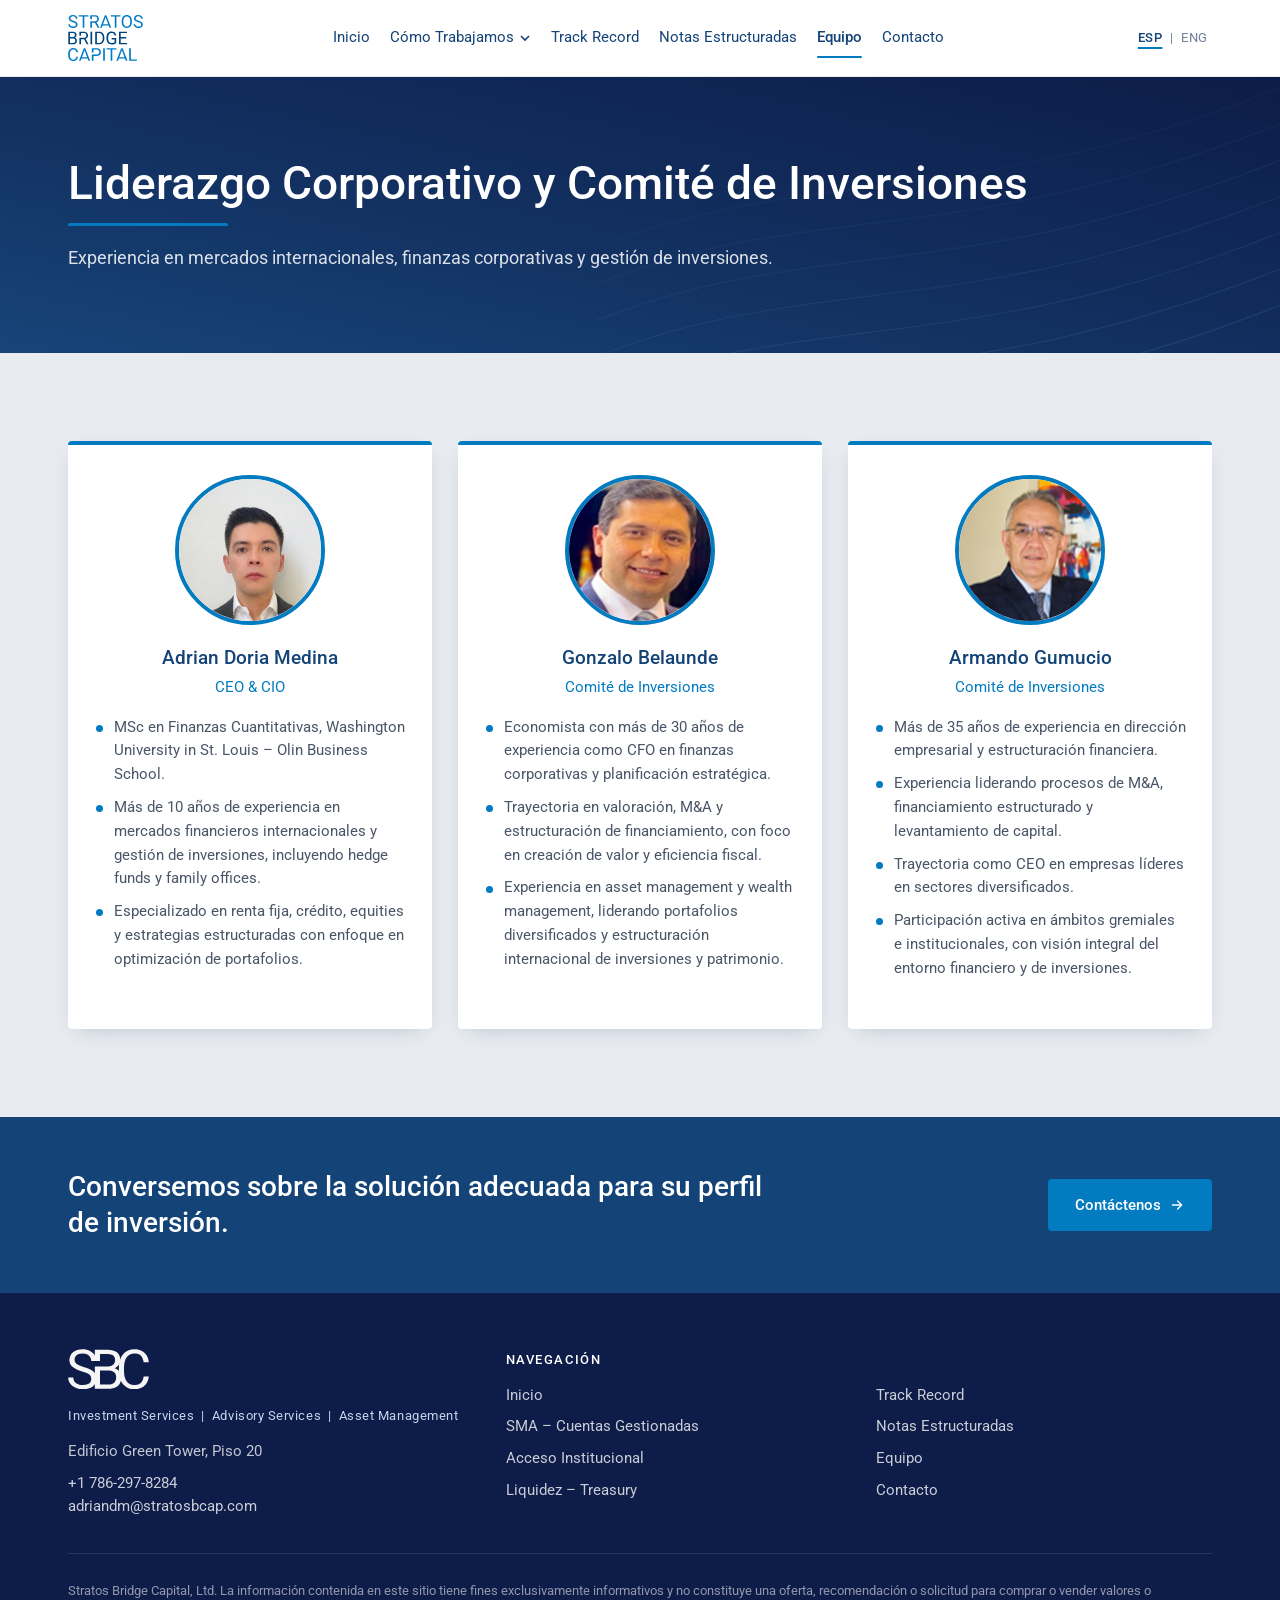
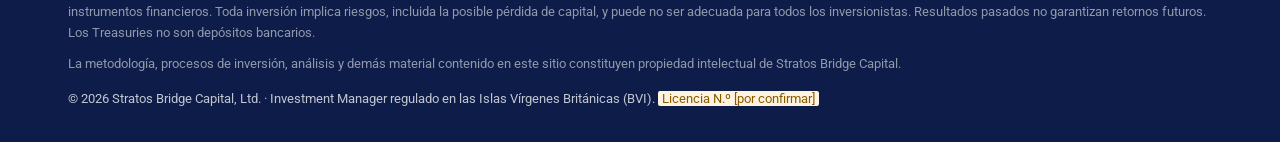
<file: equipo.html>
<!DOCTYPE html>
<html lang="es" data-title-es="Stratos Bridge Capital – Equipo" data-title-en="Stratos Bridge Capital – Team">
<head>
<meta charset="UTF-8">
<meta name="viewport" content="width=device-width, initial-scale=1, viewport-fit=cover">
<title>Stratos Bridge Capital – Equipo</title>
<meta name="description" content="Liderazgo corporativo y Comité de Inversiones de Stratos Bridge Capital: Adrian Doria Medina, Gonzalo Belaunde y Armando Gumucio.">
<meta name="theme-color" content="#0D1C48">
<link rel="canonical" href="https://www.stratosbridgecapital.com/equipo.html">
<meta property="og:type" content="website">
<meta property="og:title" content="Stratos Bridge Capital – Equipo">
<meta property="og:description" content="Liderazgo corporativo y Comité de Inversiones de Stratos Bridge Capital: Adrian Doria Medina, Gonzalo Belaunde y Armando Gumucio.">
<meta property="og:url" content="https://www.stratosbridgecapital.com/equipo.html">
<link rel="icon" type="image/png" href="assets/img/favicon.png">
<link rel="apple-touch-icon" href="assets/img/apple-touch-icon.png">
<link rel="preconnect" href="https://fonts.googleapis.com">
<link rel="preconnect" href="https://fonts.gstatic.com" crossorigin>
<link href="https://fonts.googleapis.com/css2?family=Roboto:ital,wght@0,300;0,400;0,500;0,700;1,400;1,500&display=swap" rel="stylesheet">
<link rel="stylesheet" href="assets/css/site.css?v=20261112">
</head>
<body>
<a class="skip" href="#main"><span data-es="Saltar al contenido" data-en="Skip to content">Saltar al contenido</span></a>
<header id="hdr">
  <div class="wrap hdr-in">
    <a href="index.html" class="logo" aria-label="Stratos Bridge Capital – Inicio"><img src="assets/img/logos/lc.svg" alt="Stratos Bridge Capital" width="74" height="46" decoding="async"></a>
    <nav class="nav" aria-label="Principal"><a href="index.html"><span data-es="Inicio" data-en="Home">Inicio</span></a><div class="dd"><button type="button" class="dd-btn" aria-expanded="false" aria-haspopup="true"><span data-es="Cómo Trabajamos" data-en="How We Work">Cómo Trabajamos</span><svg viewBox="0 0 12 12" fill="none" stroke="currentColor" stroke-width="1.6" aria-hidden="true"><path d="M2 4l4 4 4-4"/></svg></button><div class="dd-menu"><a href="sma.html"><span data-es="SMA – Cuentas Gestionadas" data-en="SMAs – Managed Accounts">SMA – Cuentas Gestionadas</span></a><a href="acceso-institucional.html"><span data-es="Acceso Institucional" data-en="Institutional Access">Acceso Institucional</span></a><a href="liquidez.html"><span data-es="Liquidez – Treasury" data-en="Liquidity – Treasury">Liquidez – Treasury</span></a></div></div><a href="track-record.html"><span>Track Record</span></a><a href="notas-estructuradas.html"><span data-es="Notas Estructuradas" data-en="Structured Notes">Notas Estructuradas</span></a><a href="equipo.html" class="active" aria-current="page"><span data-es="Equipo" data-en="Team">Equipo</span></a><a href="contacto.html"><span data-es="Contacto" data-en="Contact">Contacto</span></a></nav>
    <div class="hdr-r">
      <div class="lang" role="group" aria-label="Idioma / Language"><button type="button" data-setlang="es" class="on" aria-pressed="true" title="Español">ESP</button><span aria-hidden="true">|</span><button type="button" data-setlang="en" aria-pressed="false" title="English">ENG</button></div>
      <button type="button" class="burger" id="burger" aria-expanded="false" aria-controls="mob" data-es-al="Abrir menú" data-en-al="Open menu" aria-label="Abrir menú">
        <svg viewBox="0 0 24 24" fill="none" stroke="currentColor" stroke-width="1.6" stroke-linecap="round" aria-hidden="true"><path d="M4 6h16M4 12h16M4 18h16"/></svg>
      </button>
    </div>
  </div>
</header>
<div class="mob-ov" data-mob-close></div>
<aside class="mob" id="mob" aria-hidden="true">
  <div class="mob-top">
    <img src="assets/img/logos/lw.svg" alt="Stratos Bridge Capital" width="55" height="34" decoding="async">
    <button type="button" class="mob-close" data-mob-close data-es-al="Cerrar menú" data-en-al="Close menu" aria-label="Cerrar menú">
      <svg viewBox="0 0 24 24" fill="none" stroke="currentColor" stroke-width="1.8" stroke-linecap="round" aria-hidden="true"><path d="M6 6l12 12M18 6 6 18"/></svg>
    </button>
  </div>
  <nav aria-label="Móvil"><a href="index.html"><span data-es="Inicio" data-en="Home">Inicio</span></a><span class="grp" data-es="Cómo Trabajamos" data-en="How We Work">Cómo Trabajamos</span><a href="sma.html" class="sub"><span data-es="SMA – Cuentas Gestionadas" data-en="SMAs – Managed Accounts">SMA – Cuentas Gestionadas</span></a><a href="acceso-institucional.html" class="sub"><span data-es="Acceso Institucional" data-en="Institutional Access">Acceso Institucional</span></a><a href="liquidez.html" class="sub"><span data-es="Liquidez – Treasury" data-en="Liquidity – Treasury">Liquidez – Treasury</span></a><a href="track-record.html"><span>Track Record</span></a><a href="notas-estructuradas.html"><span data-es="Notas Estructuradas" data-en="Structured Notes">Notas Estructuradas</span></a><a href="equipo.html" class="active"><span data-es="Equipo" data-en="Team">Equipo</span></a><a href="contacto.html"><span data-es="Contacto" data-en="Contact">Contacto</span></a></nav>
  <div class="lang" role="group" aria-label="Idioma / Language"><button type="button" data-setlang="es" class="on" aria-pressed="true" title="Español">ESP</button><span aria-hidden="true">|</span><button type="button" data-setlang="en" aria-pressed="false" title="English">ENG</button></div>
</aside>
<main id="main">
<section class="phead">
  <svg class="hero-deco" viewBox="0 0 1200 300" preserveAspectRatio="xMaxYMid slice" aria-hidden="true"><path d="M560 160 C 760 80, 900 130, 1200 10" fill="none" stroke="#7FB2E0" stroke-opacity="0.10" stroke-width="1"/><path d="M560 194 C 760 114, 900 164, 1200 44" fill="none" stroke="#7FB2E0" stroke-opacity="0.13" stroke-width="1"/><path d="M560 228 C 760 148, 900 198, 1200 78" fill="none" stroke="#7FB2E0" stroke-opacity="0.16" stroke-width="1"/><path d="M560 262 C 760 182, 900 232, 1200 112" fill="none" stroke="#7FB2E0" stroke-opacity="0.19" stroke-width="1"/><path d="M560 296 C 760 216, 900 266, 1200 146" fill="none" stroke="#7FB2E0" stroke-opacity="0.22" stroke-width="1"/><path d="M560 330 C 760 250, 900 300, 1200 180" fill="none" stroke="#7FB2E0" stroke-opacity="0.25" stroke-width="1"/><path d="M560 364 C 760 284, 900 334, 1200 214" fill="none" stroke="#7FB2E0" stroke-opacity="0.28" stroke-width="1"/></svg>
  <div class="wrap fade">
    <h1><span data-es="Liderazgo Corporativo y Comité de Inversiones" data-en="Corporate Leadership and Investment Committee">Liderazgo Corporativo y Comité de Inversiones</span><span class="ul" aria-hidden="true"></span></h1>
    <p data-es="Experiencia en mercados internacionales, finanzas corporativas y gestión de inversiones." data-en="Experience in international markets, corporate finance and investment management.">Experiencia en mercados internacionales, finanzas corporativas y gestión de inversiones.</p>
  </div>
</section>
<section class="sec sec-light"><div class="wrap">
  <div class="team"><article class="member"><img src="assets/img/team/adrian-doria-medina.jpg" alt="Adrian Doria Medina" width="150" height="150" loading="lazy" decoding="async">
      <h3>Adrian Doria Medina</h3><p class="role">CEO &amp; CIO</p><ul class="list"><li data-es="MSc en Finanzas Cuantitativas, Washington University in St. Louis – Olin Business School." data-en="MSc in Quantitative Finance, Washington University in St. Louis – Olin Business School.">MSc en Finanzas Cuantitativas, Washington University in St. Louis – Olin Business School.</li><li data-es="Más de 10 años de experiencia en mercados financieros internacionales y gestión de inversiones, incluyendo hedge funds y family offices." data-en="Over 10 years of experience in international financial markets and investment management, including hedge funds and family offices.">Más de 10 años de experiencia en mercados financieros internacionales y gestión de inversiones, incluyendo hedge funds y family offices.</li><li data-es="Especializado en renta fija, crédito, equities y estrategias estructuradas con enfoque en optimización de portafolios." data-en="Specialized in fixed income, credit, equities and structured strategies, with a focus on portfolio optimization.">Especializado en renta fija, crédito, equities y estrategias estructuradas con enfoque en optimización de portafolios.</li></ul></article><article class="member"><img src="assets/img/team/gonzalo-belaunde.jpg" alt="Gonzalo Belaunde" width="150" height="150" loading="lazy" decoding="async">
      <h3>Gonzalo Belaunde</h3><p class="role" data-es="Comité de Inversiones" data-en="Investment Committee">Comité de Inversiones</p><ul class="list"><li data-es="Economista con más de 30 años de experiencia como CFO en finanzas corporativas y planificación estratégica." data-en="Economist with over 30 years of experience as CFO in corporate finance and strategic planning.">Economista con más de 30 años de experiencia como CFO en finanzas corporativas y planificación estratégica.</li><li data-es="Trayectoria en valoración, M&amp;amp;A y estructuración de financiamiento, con foco en creación de valor y eficiencia fiscal." data-en="Background in valuation, M&amp;amp;A and financing structuring, focused on value creation and tax efficiency.">Trayectoria en valoración, M&amp;A y estructuración de financiamiento, con foco en creación de valor y eficiencia fiscal.</li><li data-es="Experiencia en asset management y wealth management, liderando portafolios diversificados y estructuración internacional de inversiones y patrimonio." data-en="Experience in asset and wealth management, leading diversified portfolios and international structuring of investments and wealth.">Experiencia en asset management y wealth management, liderando portafolios diversificados y estructuración internacional de inversiones y patrimonio.</li></ul></article><article class="member"><img src="assets/img/team/armando-gumucio.jpg" alt="Armando Gumucio" width="150" height="150" loading="lazy" decoding="async">
      <h3>Armando Gumucio</h3><p class="role" data-es="Comité de Inversiones" data-en="Investment Committee">Comité de Inversiones</p><ul class="list"><li data-es="Más de 35 años de experiencia en dirección empresarial y estructuración financiera." data-en="Over 35 years of experience in business leadership and financial structuring.">Más de 35 años de experiencia en dirección empresarial y estructuración financiera.</li><li data-es="Experiencia liderando procesos de M&amp;amp;A, financiamiento estructurado y levantamiento de capital." data-en="Experience leading M&amp;amp;A processes, structured financing and capital raising.">Experiencia liderando procesos de M&amp;A, financiamiento estructurado y levantamiento de capital.</li><li data-es="Trayectoria como CEO en empresas líderes en sectores diversificados." data-en="Track record as CEO of leading companies across diversified sectors.">Trayectoria como CEO en empresas líderes en sectores diversificados.</li><li data-es="Participación activa en ámbitos gremiales e institucionales, con visión integral del entorno financiero y de inversiones." data-en="Active participation in business and institutional organizations, with a comprehensive view of the financial and investment landscape.">Participación activa en ámbitos gremiales e institucionales, con visión integral del entorno financiero y de inversiones.</li></ul></article></div>
</div></section>
<section class="cta"><div class="wrap">
  <h2 data-es="Conversemos sobre la solución adecuada para su perfil de inversión." data-en="Let&#x27;s talk about the right solution for your investment profile.">Conversemos sobre la solución adecuada para su perfil de inversión.</h2>
  <a href="contacto.html" class="btn btn-p"><span data-es="Contáctenos" data-en="Contact us">Contáctenos</span><svg viewBox="0 0 24 24" fill="none" stroke="currentColor" stroke-width="2" stroke-linecap="round" stroke-linejoin="round" aria-hidden="true"><path d="M5 12h14M13 6l6 6-6 6"/></svg></a>
</div></section>
</main>
<footer>
  <div class="wrap">
    <div class="ft">
      <div>
        <img src="assets/img/logos/lm.svg" alt="SBC" width="81" height="40" class="logo-f" decoding="async">
        <p class="tag">Investment Services &nbsp;|&nbsp; Advisory Services &nbsp;|&nbsp; Asset Management</p>
        <p style="margin-top:14px"><span data-es="Edificio Green Tower, Piso 20" data-en="Green Tower Building, 20th Floor">Edificio Green Tower, Piso 20</span></p>
        <p style="margin-top:8px"><a href="tel:+17862978284">+1 786-297-8284</a><br><a href="mailto:adriandm@stratosbcap.com">adriandm@stratosbcap.com</a></p>
      </div>
      <div><h4><span data-es="Navegación" data-en="Navigation">Navegación</span></h4><ul><li><a href="index.html"><span data-es="Inicio" data-en="Home">Inicio</span></a></li><li><a href="sma.html"><span data-es="SMA – Cuentas Gestionadas" data-en="SMAs – Managed Accounts">SMA – Cuentas Gestionadas</span></a></li><li><a href="acceso-institucional.html"><span data-es="Acceso Institucional" data-en="Institutional Access">Acceso Institucional</span></a></li><li><a href="liquidez.html"><span data-es="Liquidez – Treasury" data-en="Liquidity – Treasury">Liquidez – Treasury</span></a></li></ul></div>
      <div><h4 class="blank" aria-hidden="true">&nbsp;</h4><ul><li><a href="track-record.html"><span>Track Record</span></a></li><li><a href="notas-estructuradas.html"><span data-es="Notas Estructuradas" data-en="Structured Notes">Notas Estructuradas</span></a></li><li><a href="equipo.html"><span data-es="Equipo" data-en="Team">Equipo</span></a></li><li><a href="contacto.html"><span data-es="Contacto" data-en="Contact">Contacto</span></a></li></ul></div>
    </div>
    <div class="disc">
      <p data-es="Stratos Bridge Capital, Ltd. La información contenida en este sitio tiene fines exclusivamente informativos y no constituye una oferta, recomendación o solicitud para comprar o vender valores o instrumentos financieros. Toda inversión implica riesgos, incluida la posible pérdida de capital, y puede no ser adecuada para todos los inversionistas. Resultados pasados no garantizan retornos futuros. Los Treasuries no son depósitos bancarios." data-en="Stratos Bridge Capital, Ltd. The information on this website is provided for informational purposes only and does not constitute an offer, recommendation or solicitation to buy or sell any securities or financial instruments. All investments involve risk, including the possible loss of capital, and may not be suitable for all investors. Past performance does not guarantee future returns. Treasuries are not bank deposits.">Stratos Bridge Capital, Ltd. La información contenida en este sitio tiene fines exclusivamente informativos y no constituye una oferta, recomendación o solicitud para comprar o vender valores o instrumentos financieros. Toda inversión implica riesgos, incluida la posible pérdida de capital, y puede no ser adecuada para todos los inversionistas. Resultados pasados no garantizan retornos futuros. Los Treasuries no son depósitos bancarios.</p>
      <p data-es="La metodología, procesos de inversión, análisis y demás material contenido en este sitio constituyen propiedad intelectual de Stratos Bridge Capital." data-en="The methodology, investment processes, analyses and other material on this website are the intellectual property of Stratos Bridge Capital.">La metodología, procesos de inversión, análisis y demás material contenido en este sitio constituyen propiedad intelectual de Stratos Bridge Capital.</p>
      <p class="legal" data-es="© 2026 Stratos Bridge Capital, Ltd. · Investment Manager regulado en las Islas Vírgenes Británicas (BVI). &lt;em class=&quot;todo&quot;&gt;Licencia N.º [por confirmar]&lt;/em&gt;" data-en="© 2026 Stratos Bridge Capital, Ltd. · Investment Manager regulated in the British Virgin Islands (BVI). &lt;em class=&quot;todo&quot;&gt;License No. [to be confirmed]&lt;/em&gt;">© 2026 Stratos Bridge Capital, Ltd. · Investment Manager regulado en las Islas Vírgenes Británicas (BVI). <em class="todo">Licencia N.º [por confirmar]</em></p>
    </div>
  </div>
</footer>
<script src="assets/js/site.js?v=20261112"></script>
</body>
</html>
</file>
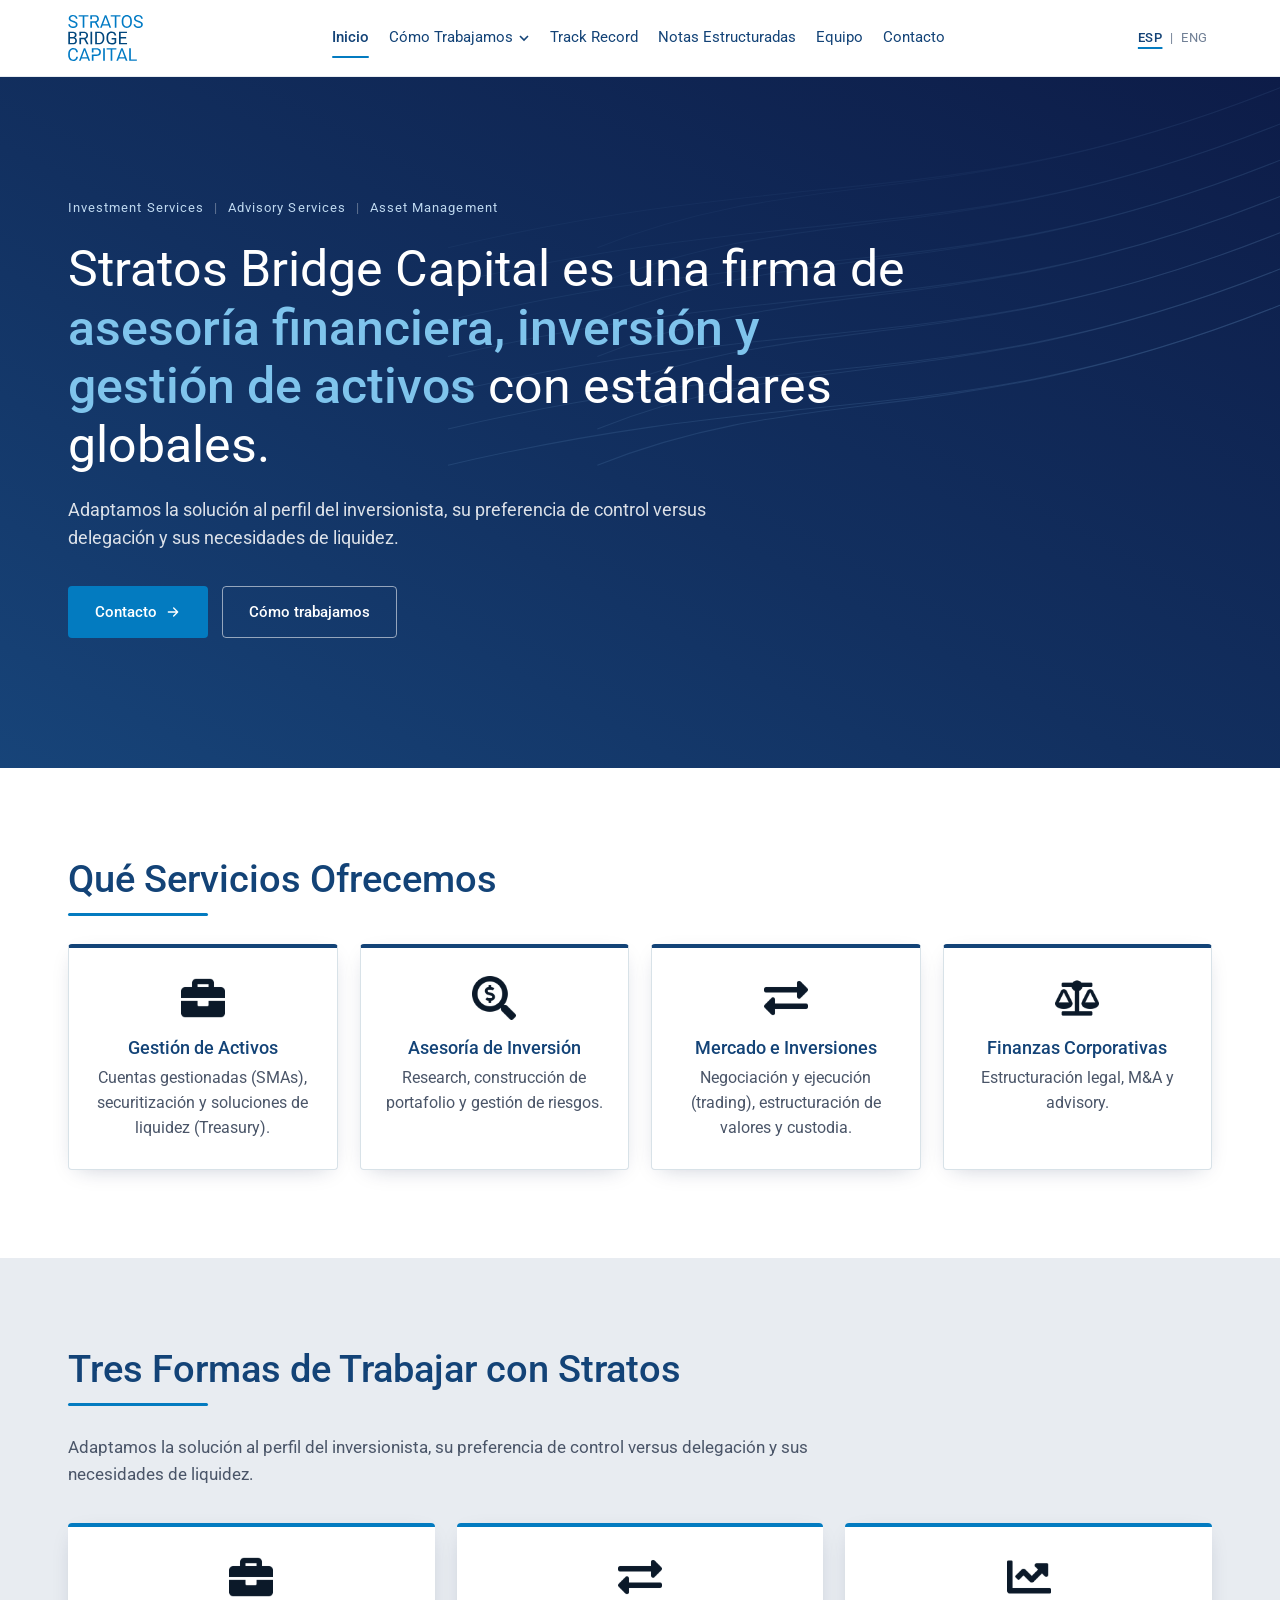
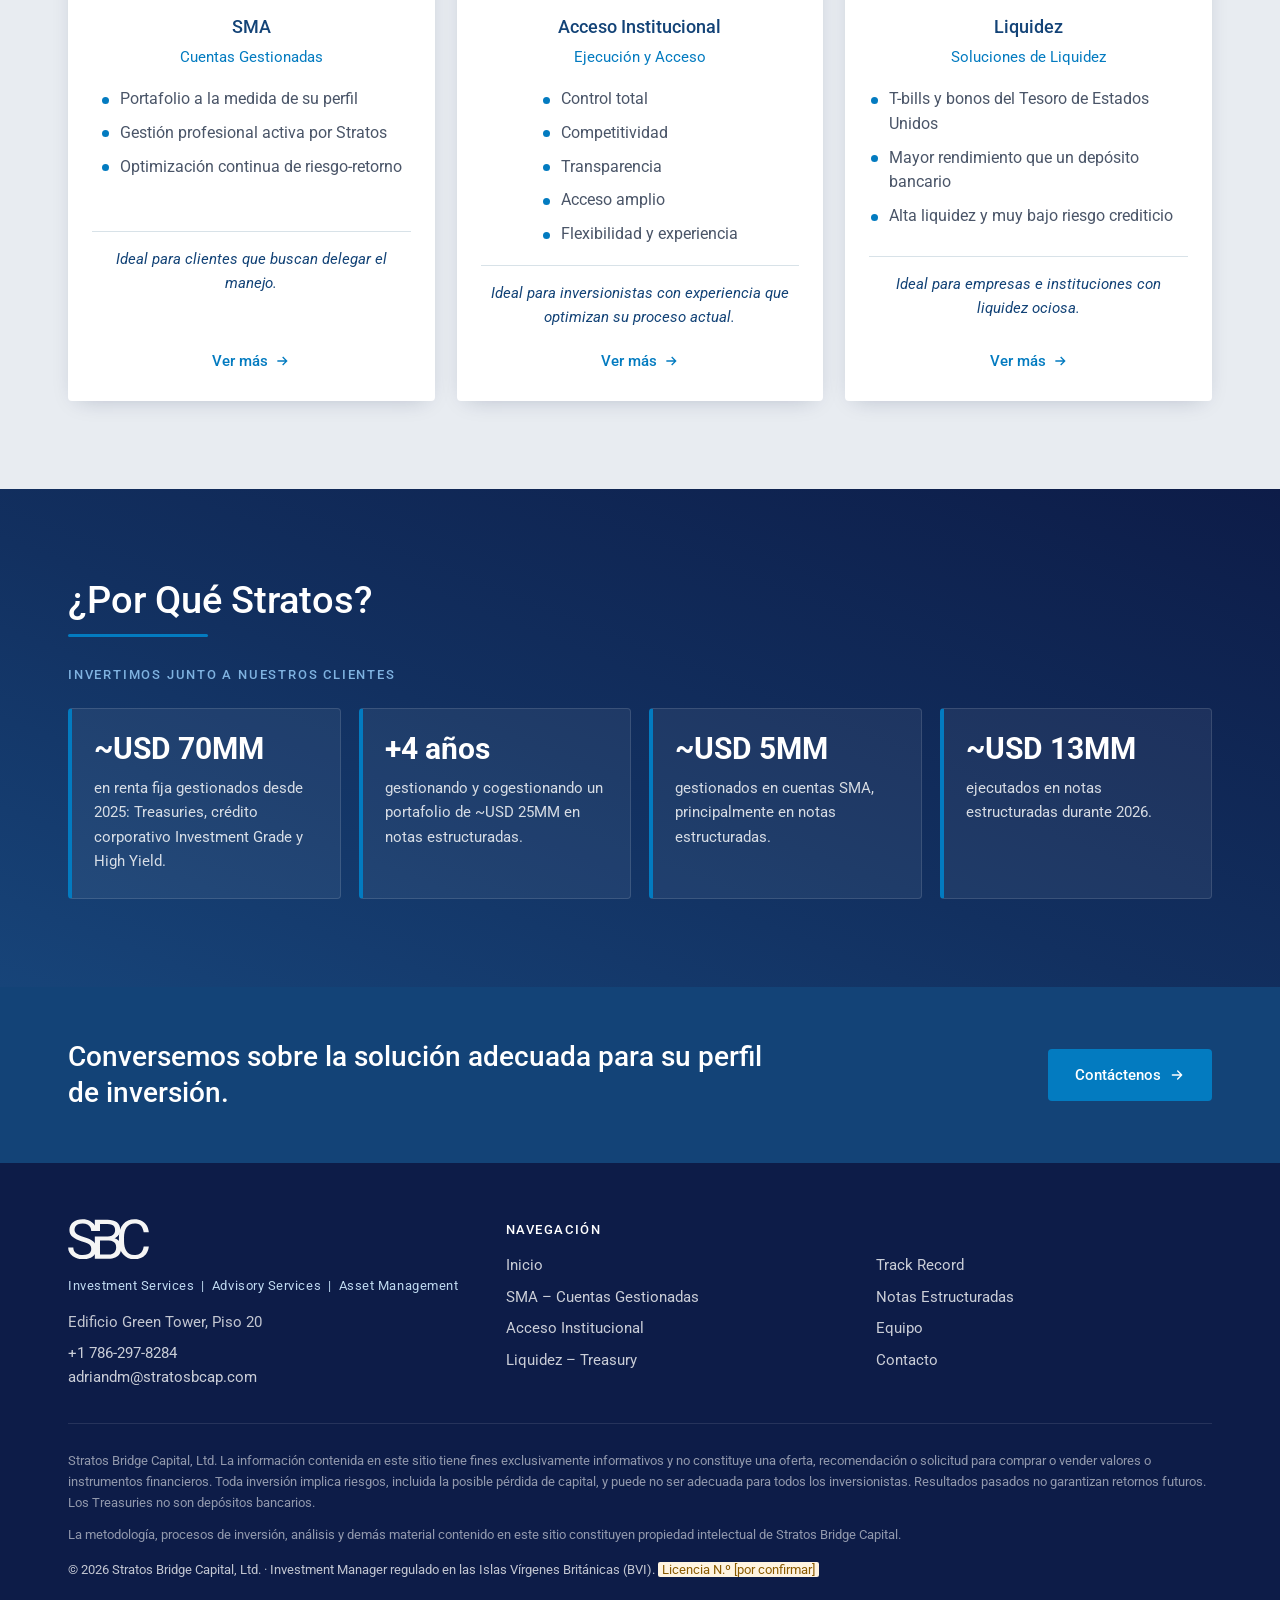
<file: insights.html>
<!DOCTYPE html>
<html lang="es"><head><meta charset="UTF-8">
<title>Stratos Bridge Capital</title>
<meta name="robots" content="noindex">
<link rel="canonical" href="https://www.stratosbridgecapital.com/index.html">
<meta http-equiv="refresh" content="0; url=index.html">
<script>location.replace("index.html");</script>
</head><body><p>Esta página se ha movido. <a href="index.html">Continuar</a> · This page has moved.</p></body></html>
</file>
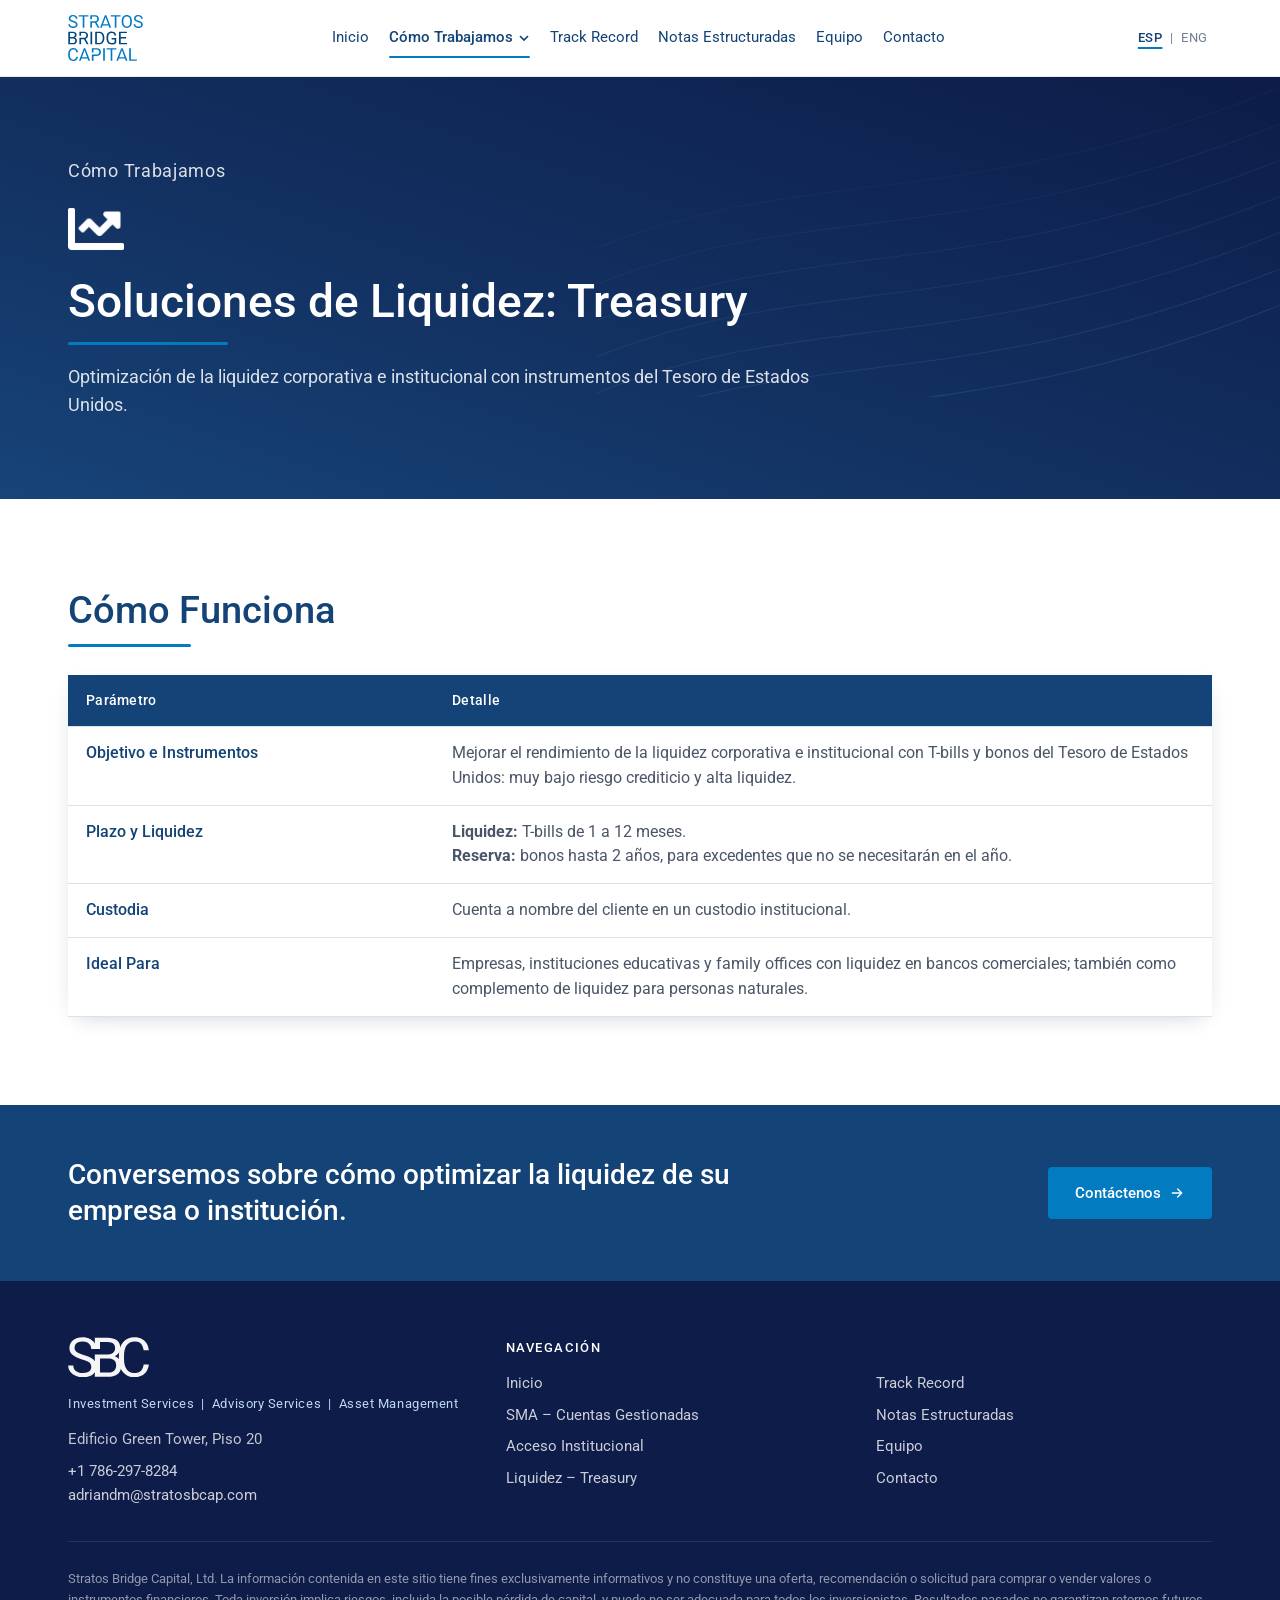
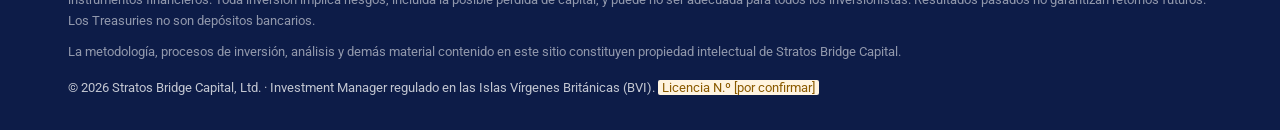
<file: liquidez.html>
<!DOCTYPE html>
<html lang="es" data-title-es="Stratos Bridge Capital – Liquidez – Treasury" data-title-en="Stratos Bridge Capital – Liquidity – Treasury">
<head>
<meta charset="UTF-8">
<meta name="viewport" content="width=device-width, initial-scale=1, viewport-fit=cover">
<title>Stratos Bridge Capital – Liquidez – Treasury</title>
<meta name="description" content="Soluciones de liquidez de Stratos Bridge Capital: T-bills y bonos del Tesoro de EE.UU. para empresas, instituciones y family offices.">
<meta name="theme-color" content="#0D1C48">
<link rel="canonical" href="https://www.stratosbridgecapital.com/liquidez.html">
<meta property="og:type" content="website">
<meta property="og:title" content="Stratos Bridge Capital – Liquidez – Treasury">
<meta property="og:description" content="Soluciones de liquidez de Stratos Bridge Capital: T-bills y bonos del Tesoro de EE.UU. para empresas, instituciones y family offices.">
<meta property="og:url" content="https://www.stratosbridgecapital.com/liquidez.html">
<link rel="icon" type="image/png" href="assets/img/favicon.png">
<link rel="apple-touch-icon" href="assets/img/apple-touch-icon.png">
<link rel="preconnect" href="https://fonts.googleapis.com">
<link rel="preconnect" href="https://fonts.gstatic.com" crossorigin>
<link href="https://fonts.googleapis.com/css2?family=Roboto:ital,wght@0,300;0,400;0,500;0,700;1,400;1,500&display=swap" rel="stylesheet">
<link rel="stylesheet" href="assets/css/site.css?v=20261112">
</head>
<body>
<a class="skip" href="#main"><span data-es="Saltar al contenido" data-en="Skip to content">Saltar al contenido</span></a>
<header id="hdr">
  <div class="wrap hdr-in">
    <a href="index.html" class="logo" aria-label="Stratos Bridge Capital – Inicio"><img src="assets/img/logos/lc.svg" alt="Stratos Bridge Capital" width="74" height="46" decoding="async"></a>
    <nav class="nav" aria-label="Principal"><a href="index.html"><span data-es="Inicio" data-en="Home">Inicio</span></a><div class="dd"><button type="button" class="dd-btn active" aria-expanded="false" aria-haspopup="true"><span data-es="Cómo Trabajamos" data-en="How We Work">Cómo Trabajamos</span><svg viewBox="0 0 12 12" fill="none" stroke="currentColor" stroke-width="1.6" aria-hidden="true"><path d="M2 4l4 4 4-4"/></svg></button><div class="dd-menu"><a href="sma.html"><span data-es="SMA – Cuentas Gestionadas" data-en="SMAs – Managed Accounts">SMA – Cuentas Gestionadas</span></a><a href="acceso-institucional.html"><span data-es="Acceso Institucional" data-en="Institutional Access">Acceso Institucional</span></a><a href="liquidez.html" class="active" aria-current="page"><span data-es="Liquidez – Treasury" data-en="Liquidity – Treasury">Liquidez – Treasury</span></a></div></div><a href="track-record.html"><span>Track Record</span></a><a href="notas-estructuradas.html"><span data-es="Notas Estructuradas" data-en="Structured Notes">Notas Estructuradas</span></a><a href="equipo.html"><span data-es="Equipo" data-en="Team">Equipo</span></a><a href="contacto.html"><span data-es="Contacto" data-en="Contact">Contacto</span></a></nav>
    <div class="hdr-r">
      <div class="lang" role="group" aria-label="Idioma / Language"><button type="button" data-setlang="es" class="on" aria-pressed="true" title="Español">ESP</button><span aria-hidden="true">|</span><button type="button" data-setlang="en" aria-pressed="false" title="English">ENG</button></div>
      <button type="button" class="burger" id="burger" aria-expanded="false" aria-controls="mob" data-es-al="Abrir menú" data-en-al="Open menu" aria-label="Abrir menú">
        <svg viewBox="0 0 24 24" fill="none" stroke="currentColor" stroke-width="1.6" stroke-linecap="round" aria-hidden="true"><path d="M4 6h16M4 12h16M4 18h16"/></svg>
      </button>
    </div>
  </div>
</header>
<div class="mob-ov" data-mob-close></div>
<aside class="mob" id="mob" aria-hidden="true">
  <div class="mob-top">
    <img src="assets/img/logos/lw.svg" alt="Stratos Bridge Capital" width="55" height="34" decoding="async">
    <button type="button" class="mob-close" data-mob-close data-es-al="Cerrar menú" data-en-al="Close menu" aria-label="Cerrar menú">
      <svg viewBox="0 0 24 24" fill="none" stroke="currentColor" stroke-width="1.8" stroke-linecap="round" aria-hidden="true"><path d="M6 6l12 12M18 6 6 18"/></svg>
    </button>
  </div>
  <nav aria-label="Móvil"><a href="index.html"><span data-es="Inicio" data-en="Home">Inicio</span></a><span class="grp" data-es="Cómo Trabajamos" data-en="How We Work">Cómo Trabajamos</span><a href="sma.html" class="sub"><span data-es="SMA – Cuentas Gestionadas" data-en="SMAs – Managed Accounts">SMA – Cuentas Gestionadas</span></a><a href="acceso-institucional.html" class="sub"><span data-es="Acceso Institucional" data-en="Institutional Access">Acceso Institucional</span></a><a href="liquidez.html" class="sub active"><span data-es="Liquidez – Treasury" data-en="Liquidity – Treasury">Liquidez – Treasury</span></a><a href="track-record.html"><span>Track Record</span></a><a href="notas-estructuradas.html"><span data-es="Notas Estructuradas" data-en="Structured Notes">Notas Estructuradas</span></a><a href="equipo.html"><span data-es="Equipo" data-en="Team">Equipo</span></a><a href="contacto.html"><span data-es="Contacto" data-en="Contact">Contacto</span></a></nav>
  <div class="lang" role="group" aria-label="Idioma / Language"><button type="button" data-setlang="es" class="on" aria-pressed="true" title="Español">ESP</button><span aria-hidden="true">|</span><button type="button" data-setlang="en" aria-pressed="false" title="English">ENG</button></div>
</aside>
<main id="main">
<section class="phead">
  <svg class="hero-deco" viewBox="0 0 1200 300" preserveAspectRatio="xMaxYMid slice" aria-hidden="true"><path d="M560 160 C 760 80, 900 130, 1200 10" fill="none" stroke="#7FB2E0" stroke-opacity="0.10" stroke-width="1"/><path d="M560 194 C 760 114, 900 164, 1200 44" fill="none" stroke="#7FB2E0" stroke-opacity="0.13" stroke-width="1"/><path d="M560 228 C 760 148, 900 198, 1200 78" fill="none" stroke="#7FB2E0" stroke-opacity="0.16" stroke-width="1"/><path d="M560 262 C 760 182, 900 232, 1200 112" fill="none" stroke="#7FB2E0" stroke-opacity="0.19" stroke-width="1"/><path d="M560 296 C 760 216, 900 266, 1200 146" fill="none" stroke="#7FB2E0" stroke-opacity="0.22" stroke-width="1"/><path d="M560 330 C 760 250, 900 300, 1200 180" fill="none" stroke="#7FB2E0" stroke-opacity="0.25" stroke-width="1"/><path d="M560 364 C 760 284, 900 334, 1200 214" fill="none" stroke="#7FB2E0" stroke-opacity="0.28" stroke-width="1"/></svg>
  <div class="wrap fade"><p class="crumbs"><span data-es="Cómo Trabajamos" data-en="How We Work">Cómo Trabajamos</span></p><img src="assets/img/icons/liquidez-w.png" alt="" width="56" height="56" class="ico" decoding="async">
    <h1><span data-es="Soluciones de Liquidez: Treasury" data-en="Liquidity Solutions: Treasury">Soluciones de Liquidez: Treasury</span><span class="ul" aria-hidden="true"></span></h1>
    <p data-es="Optimización de la liquidez corporativa e institucional con instrumentos del Tesoro de Estados Unidos." data-en="Optimizing corporate and institutional liquidity with U.S. Treasury instruments.">Optimización de la liquidez corporativa e institucional con instrumentos del Tesoro de Estados Unidos.</p>
  </div>
</section>
<section class="sec sec-white"><div class="wrap">
  <h2 class="ttl"><span data-es="Cómo Funciona" data-en="How It Works">Cómo Funciona</span><span class="ul" aria-hidden="true"></span></h2>
  <table class="ptable stack"><thead><tr><th scope="col" data-es="Parámetro" data-en="Parameter">Parámetro</th><th scope="col" data-es="Detalle" data-en="Detail">Detalle</th></tr></thead><tbody><tr><th scope="row" data-es="Objetivo e Instrumentos" data-en="Objective &amp;amp; Instruments">Objetivo e Instrumentos</th><td data-es="Mejorar el rendimiento de la liquidez corporativa e institucional con T-bills y bonos del Tesoro de Estados Unidos: muy bajo riesgo crediticio y alta liquidez." data-en="Improve the yield on corporate and institutional cash with U.S. Treasury bills and notes: very low credit risk and high liquidity.">Mejorar el rendimiento de la liquidez corporativa e institucional con T-bills y bonos del Tesoro de Estados Unidos: muy bajo riesgo crediticio y alta liquidez.</td></tr><tr><th scope="row" data-es="Plazo y Liquidez" data-en="Term &amp;amp; Liquidity">Plazo y Liquidez</th><td data-es="&lt;b&gt;Liquidez:&lt;/b&gt; T-bills de 1 a 12 meses.&lt;br&gt;&lt;b&gt;Reserva:&lt;/b&gt; bonos hasta 2 años, para excedentes que no se necesitarán en el año." data-en="&lt;b&gt;Liquidity:&lt;/b&gt; T-bills from 1 to 12 months.&lt;br&gt;&lt;b&gt;Reserve:&lt;/b&gt; notes up to 2 years, for surplus cash not needed within the year."><b>Liquidez:</b> T-bills de 1 a 12 meses.<br><b>Reserva:</b> bonos hasta 2 años, para excedentes que no se necesitarán en el año.</td></tr><tr><th scope="row" data-es="Custodia" data-en="Custody">Custodia</th><td data-es="Cuenta a nombre del cliente en un custodio institucional." data-en="Account in the client’s name with an institutional custodian.">Cuenta a nombre del cliente en un custodio institucional.</td></tr><tr><th scope="row" data-es="Ideal Para" data-en="Ideal For">Ideal Para</th><td data-es="Empresas, instituciones educativas y family offices con liquidez en bancos comerciales; también como complemento de liquidez para personas naturales." data-en="Companies, educational institutions and family offices holding cash in commercial banks; also as a liquidity complement for individuals.">Empresas, instituciones educativas y family offices con liquidez en bancos comerciales; también como complemento de liquidez para personas naturales.</td></tr></tbody></table>
</div></section>
<section class="cta"><div class="wrap">
  <h2 data-es="Conversemos sobre cómo optimizar la liquidez de su empresa o institución." data-en="Let’s talk about optimizing your company’s or institution’s liquidity.">Conversemos sobre cómo optimizar la liquidez de su empresa o institución.</h2>
  <a href="contacto.html" class="btn btn-p"><span data-es="Contáctenos" data-en="Contact us">Contáctenos</span><svg viewBox="0 0 24 24" fill="none" stroke="currentColor" stroke-width="2" stroke-linecap="round" stroke-linejoin="round" aria-hidden="true"><path d="M5 12h14M13 6l6 6-6 6"/></svg></a>
</div></section>
</main>
<footer>
  <div class="wrap">
    <div class="ft">
      <div>
        <img src="assets/img/logos/lm.svg" alt="SBC" width="81" height="40" class="logo-f" decoding="async">
        <p class="tag">Investment Services &nbsp;|&nbsp; Advisory Services &nbsp;|&nbsp; Asset Management</p>
        <p style="margin-top:14px"><span data-es="Edificio Green Tower, Piso 20" data-en="Green Tower Building, 20th Floor">Edificio Green Tower, Piso 20</span></p>
        <p style="margin-top:8px"><a href="tel:+17862978284">+1 786-297-8284</a><br><a href="mailto:adriandm@stratosbcap.com">adriandm@stratosbcap.com</a></p>
      </div>
      <div><h4><span data-es="Navegación" data-en="Navigation">Navegación</span></h4><ul><li><a href="index.html"><span data-es="Inicio" data-en="Home">Inicio</span></a></li><li><a href="sma.html"><span data-es="SMA – Cuentas Gestionadas" data-en="SMAs – Managed Accounts">SMA – Cuentas Gestionadas</span></a></li><li><a href="acceso-institucional.html"><span data-es="Acceso Institucional" data-en="Institutional Access">Acceso Institucional</span></a></li><li><a href="liquidez.html"><span data-es="Liquidez – Treasury" data-en="Liquidity – Treasury">Liquidez – Treasury</span></a></li></ul></div>
      <div><h4 class="blank" aria-hidden="true">&nbsp;</h4><ul><li><a href="track-record.html"><span>Track Record</span></a></li><li><a href="notas-estructuradas.html"><span data-es="Notas Estructuradas" data-en="Structured Notes">Notas Estructuradas</span></a></li><li><a href="equipo.html"><span data-es="Equipo" data-en="Team">Equipo</span></a></li><li><a href="contacto.html"><span data-es="Contacto" data-en="Contact">Contacto</span></a></li></ul></div>
    </div>
    <div class="disc">
      <p data-es="Stratos Bridge Capital, Ltd. La información contenida en este sitio tiene fines exclusivamente informativos y no constituye una oferta, recomendación o solicitud para comprar o vender valores o instrumentos financieros. Toda inversión implica riesgos, incluida la posible pérdida de capital, y puede no ser adecuada para todos los inversionistas. Resultados pasados no garantizan retornos futuros. Los Treasuries no son depósitos bancarios." data-en="Stratos Bridge Capital, Ltd. The information on this website is provided for informational purposes only and does not constitute an offer, recommendation or solicitation to buy or sell any securities or financial instruments. All investments involve risk, including the possible loss of capital, and may not be suitable for all investors. Past performance does not guarantee future returns. Treasuries are not bank deposits.">Stratos Bridge Capital, Ltd. La información contenida en este sitio tiene fines exclusivamente informativos y no constituye una oferta, recomendación o solicitud para comprar o vender valores o instrumentos financieros. Toda inversión implica riesgos, incluida la posible pérdida de capital, y puede no ser adecuada para todos los inversionistas. Resultados pasados no garantizan retornos futuros. Los Treasuries no son depósitos bancarios.</p>
      <p data-es="La metodología, procesos de inversión, análisis y demás material contenido en este sitio constituyen propiedad intelectual de Stratos Bridge Capital." data-en="The methodology, investment processes, analyses and other material on this website are the intellectual property of Stratos Bridge Capital.">La metodología, procesos de inversión, análisis y demás material contenido en este sitio constituyen propiedad intelectual de Stratos Bridge Capital.</p>
      <p class="legal" data-es="© 2026 Stratos Bridge Capital, Ltd. · Investment Manager regulado en las Islas Vírgenes Británicas (BVI). &lt;em class=&quot;todo&quot;&gt;Licencia N.º [por confirmar]&lt;/em&gt;" data-en="© 2026 Stratos Bridge Capital, Ltd. · Investment Manager regulated in the British Virgin Islands (BVI). &lt;em class=&quot;todo&quot;&gt;License No. [to be confirmed]&lt;/em&gt;">© 2026 Stratos Bridge Capital, Ltd. · Investment Manager regulado en las Islas Vírgenes Británicas (BVI). <em class="todo">Licencia N.º [por confirmar]</em></p>
    </div>
  </div>
</footer>
<script src="assets/js/site.js?v=20261112"></script>
</body>
</html>
</file>
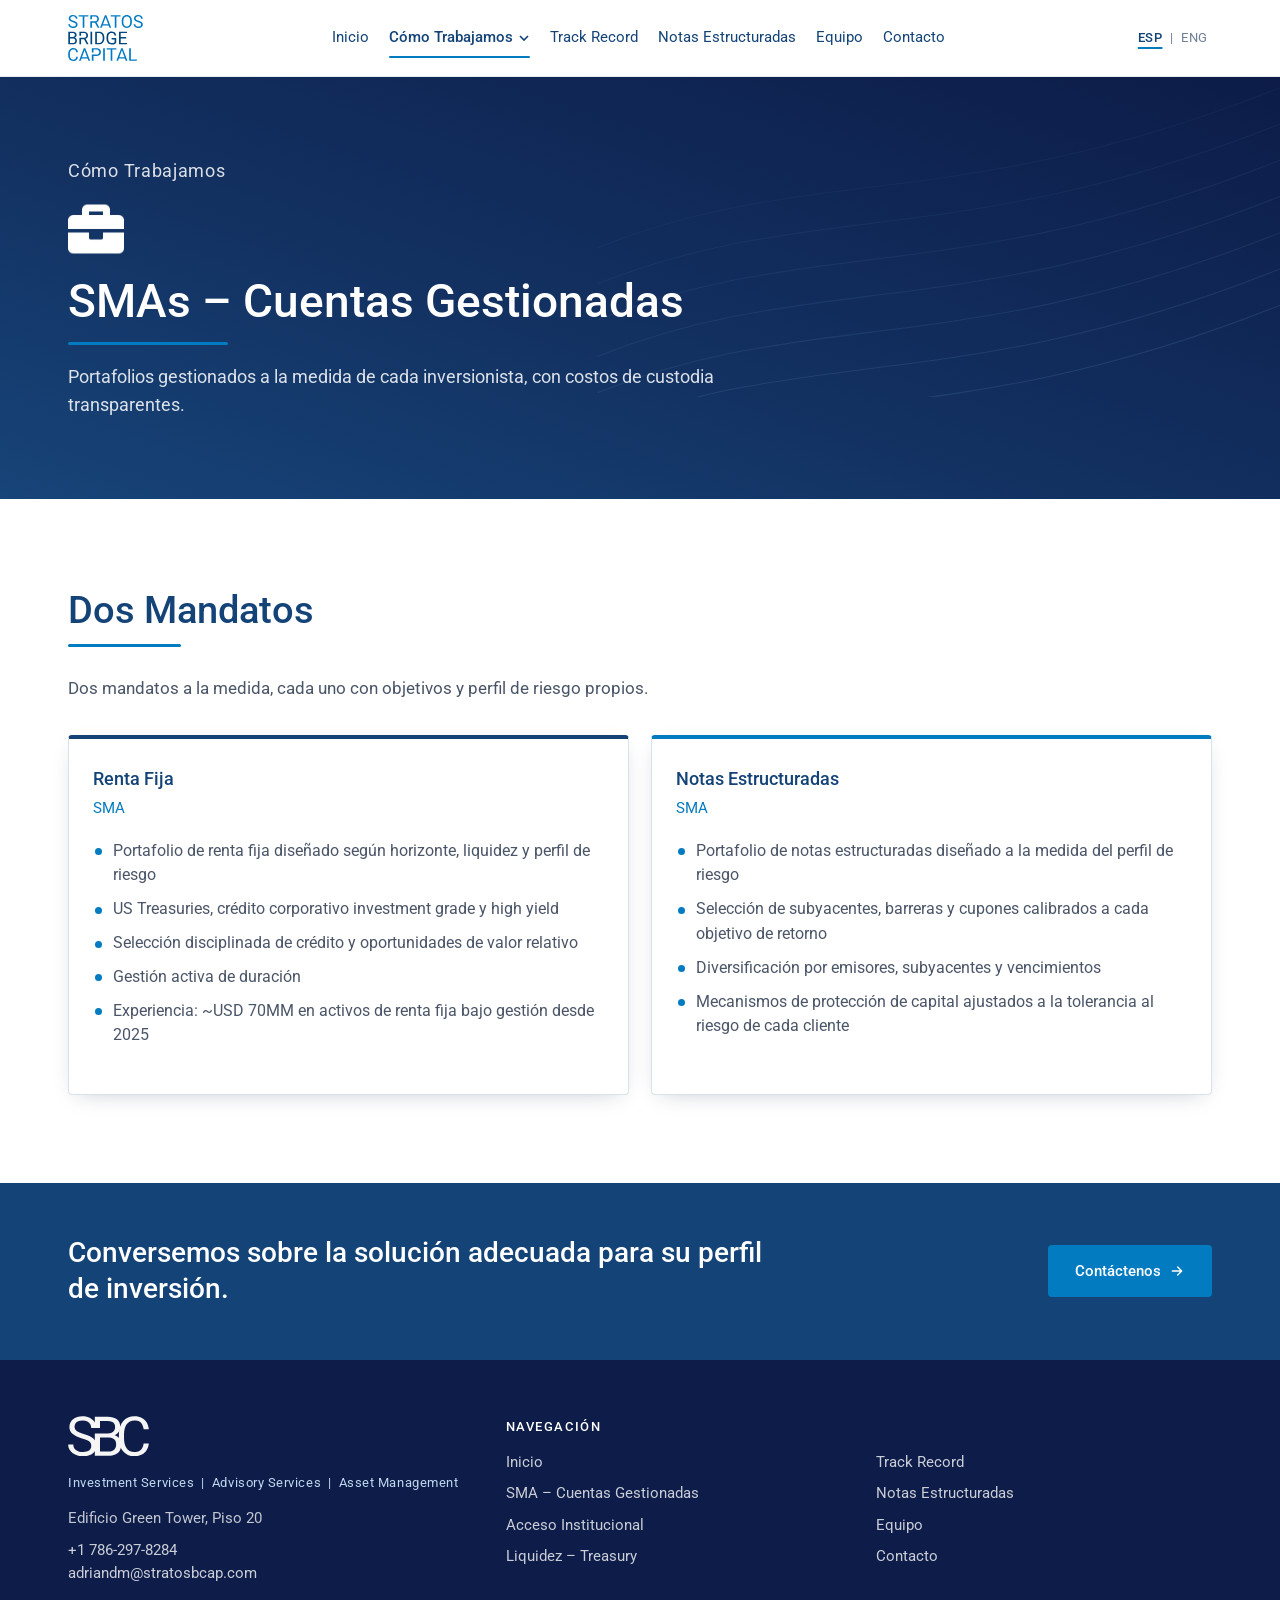
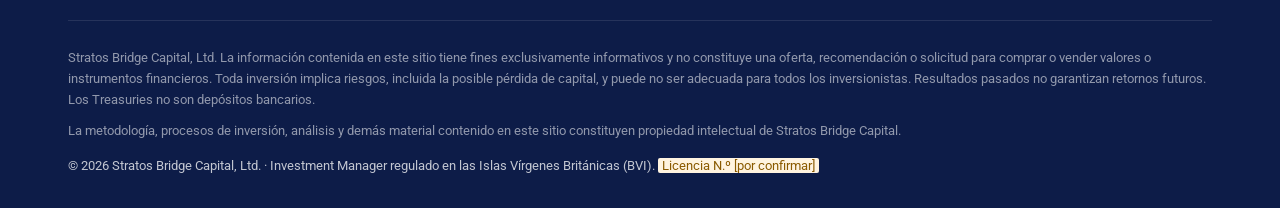
<file: modelo.html>
<!DOCTYPE html>
<html lang="es"><head><meta charset="UTF-8">
<title>Stratos Bridge Capital</title>
<meta name="robots" content="noindex">
<link rel="canonical" href="https://www.stratosbridgecapital.com/sma.html">
<meta http-equiv="refresh" content="0; url=sma.html">
<script>location.replace("sma.html");</script>
</head><body><p>Esta página se ha movido. <a href="sma.html">Continuar</a> · This page has moved.</p></body></html>
</file>
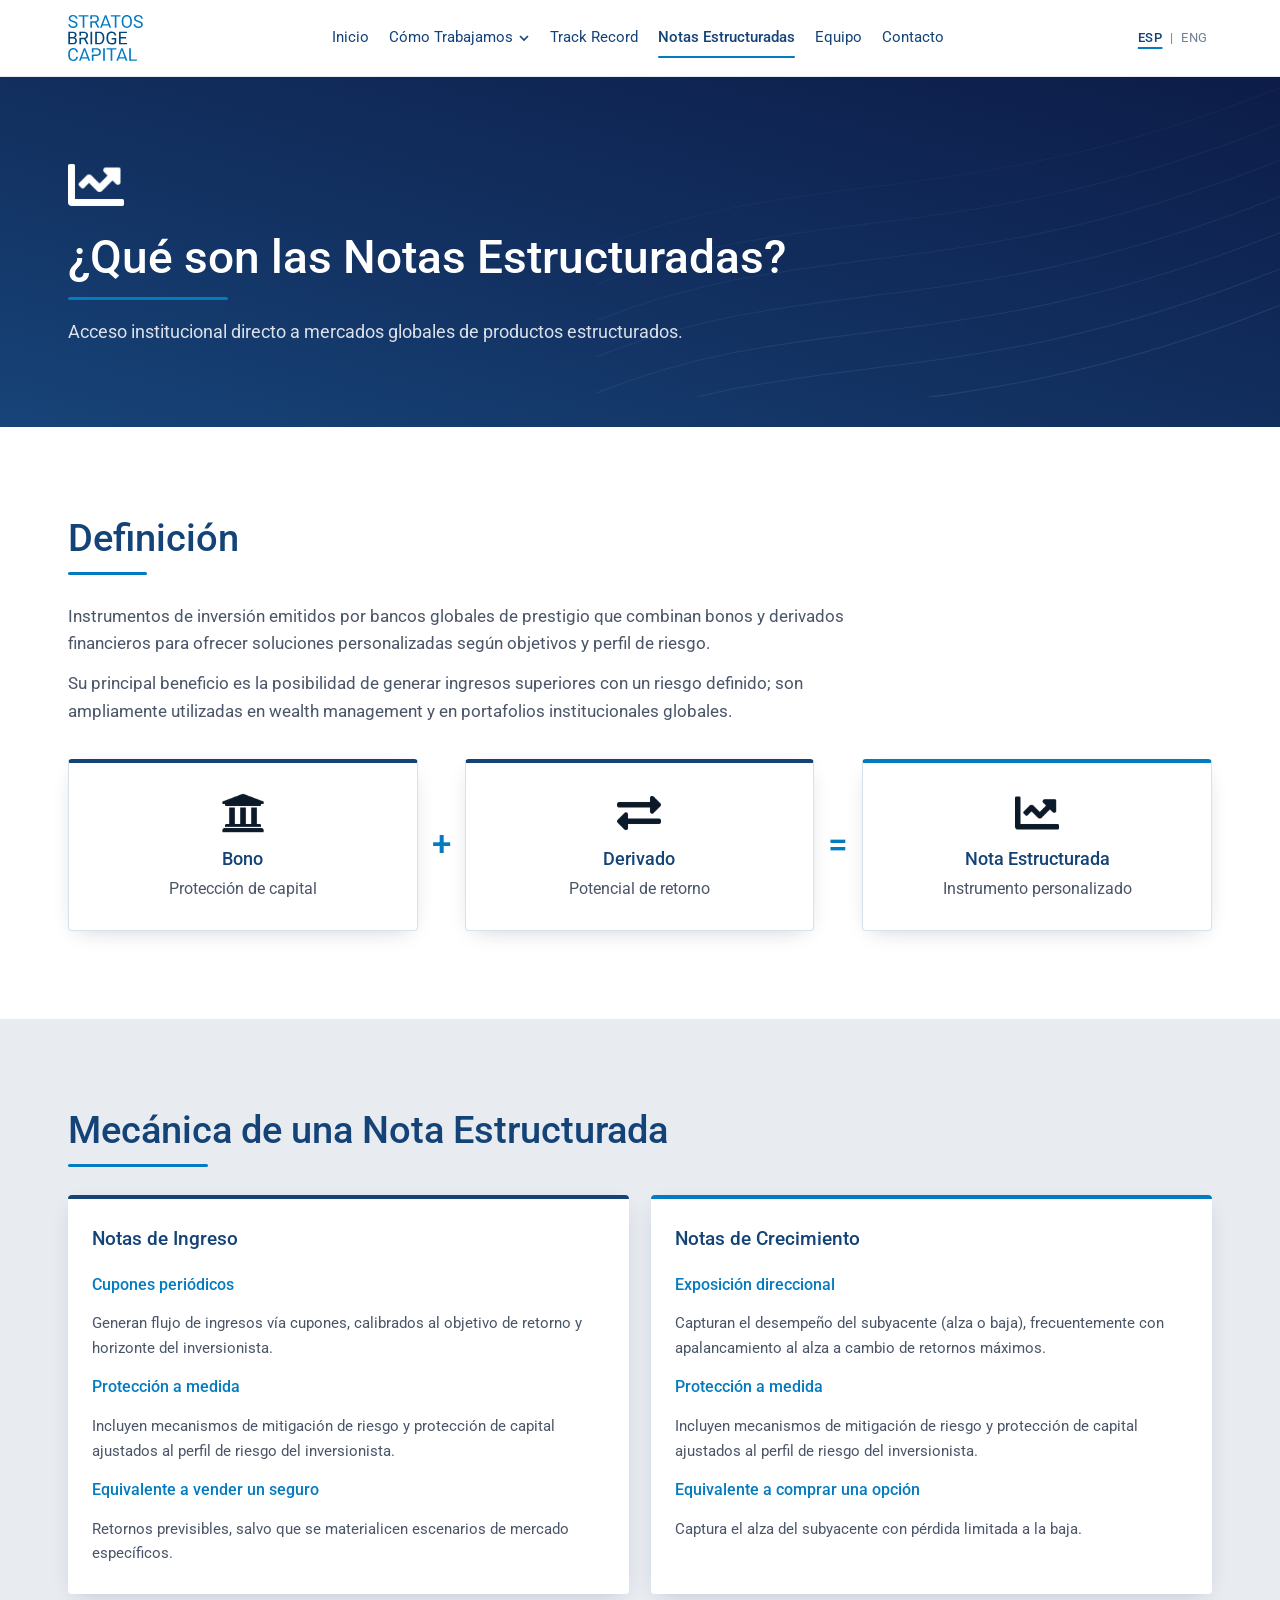
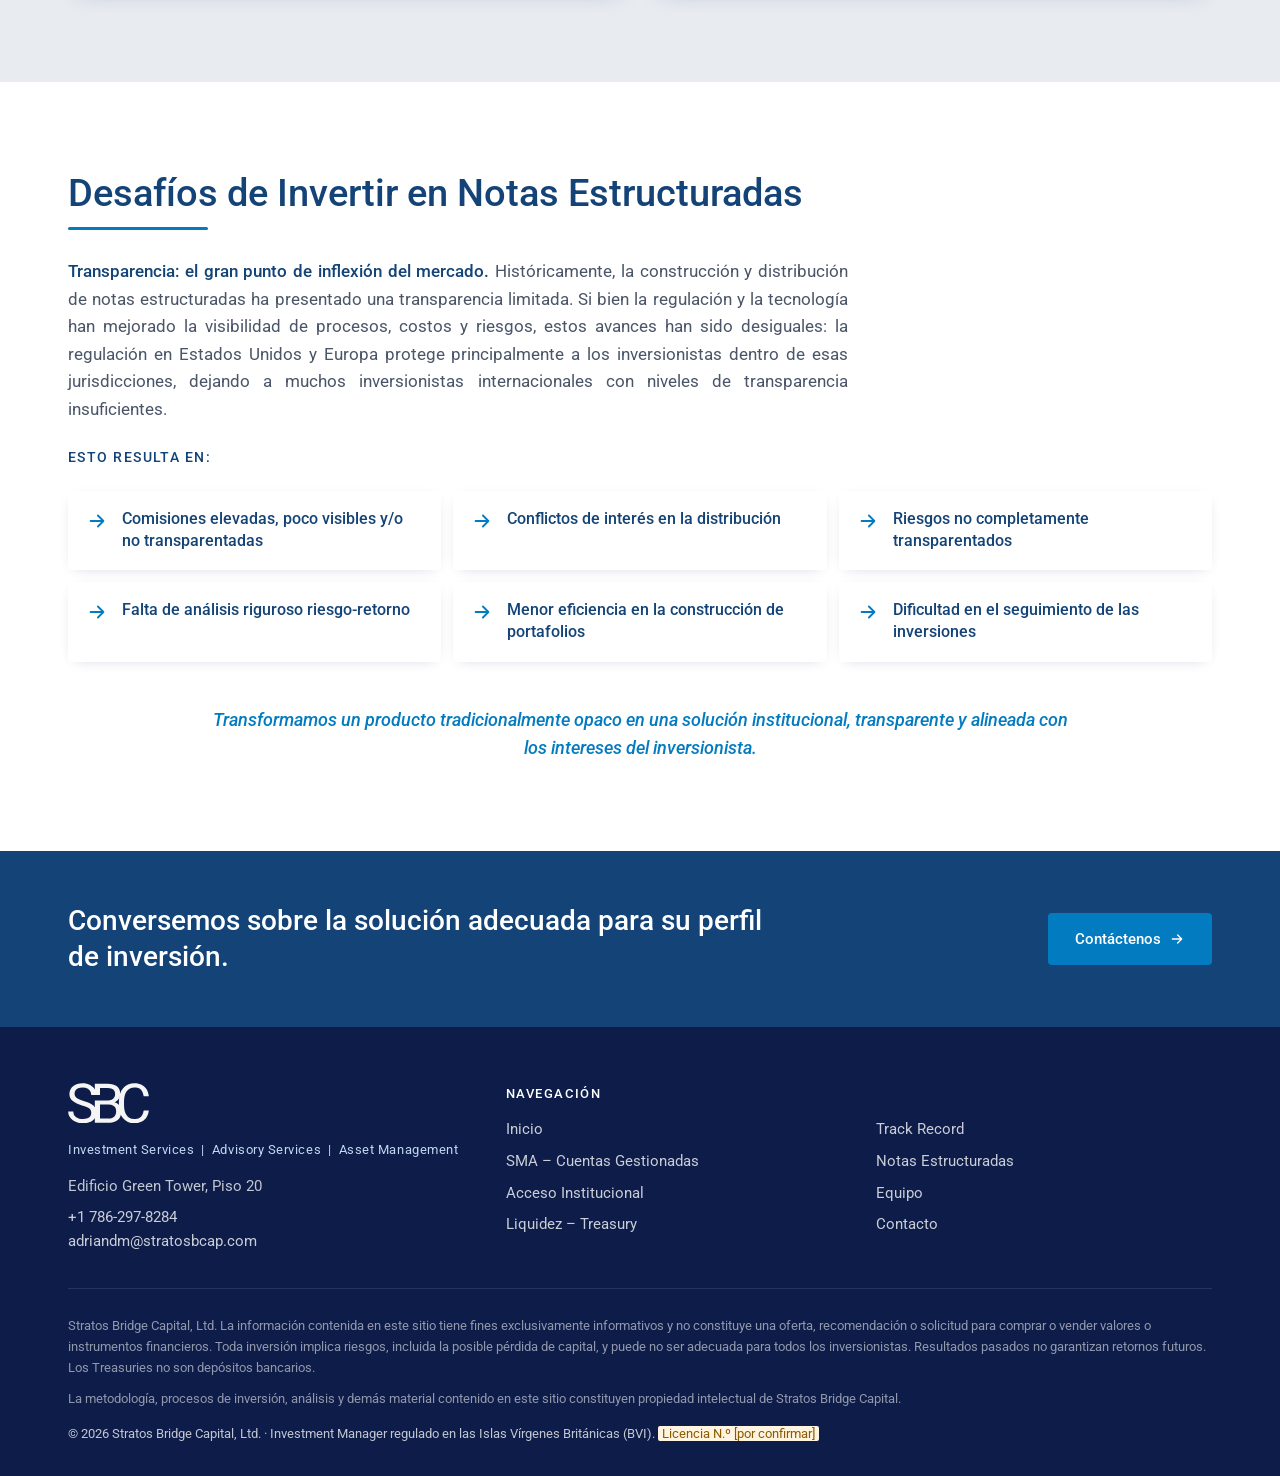
<file: notas-estructuradas.html>
<!DOCTYPE html>
<html lang="es" data-title-es="Stratos Bridge Capital – Notas Estructuradas" data-title-en="Stratos Bridge Capital – Structured Notes">
<head>
<meta charset="UTF-8">
<meta name="viewport" content="width=device-width, initial-scale=1, viewport-fit=cover">
<title>Stratos Bridge Capital – Notas Estructuradas</title>
<meta name="description" content="Qué son las notas estructuradas, cómo funcionan las notas de ingreso y de crecimiento, y cómo Stratos Bridge Capital aporta transparencia a este mercado.">
<meta name="theme-color" content="#0D1C48">
<link rel="canonical" href="https://www.stratosbridgecapital.com/notas-estructuradas.html">
<meta property="og:type" content="website">
<meta property="og:title" content="Stratos Bridge Capital – Notas Estructuradas">
<meta property="og:description" content="Qué son las notas estructuradas, cómo funcionan las notas de ingreso y de crecimiento, y cómo Stratos Bridge Capital aporta transparencia a este mercado.">
<meta property="og:url" content="https://www.stratosbridgecapital.com/notas-estructuradas.html">
<link rel="icon" type="image/png" href="assets/img/favicon.png">
<link rel="apple-touch-icon" href="assets/img/apple-touch-icon.png">
<link rel="preconnect" href="https://fonts.googleapis.com">
<link rel="preconnect" href="https://fonts.gstatic.com" crossorigin>
<link href="https://fonts.googleapis.com/css2?family=Roboto:ital,wght@0,300;0,400;0,500;0,700;1,400;1,500&display=swap" rel="stylesheet">
<link rel="stylesheet" href="assets/css/site.css?v=20261117">
</head>
<body>
<a class="skip" href="#main"><span data-es="Saltar al contenido" data-en="Skip to content">Saltar al contenido</span></a>
<header id="hdr">
  <div class="wrap hdr-in">
    <a href="index.html" class="logo" aria-label="Stratos Bridge Capital – Inicio"><img src="assets/img/logos/lc.svg" alt="Stratos Bridge Capital" width="74" height="46" decoding="async"></a>
    <nav class="nav" aria-label="Principal"><a href="index.html"><span data-es="Inicio" data-en="Home">Inicio</span></a><div class="dd"><button type="button" class="dd-btn" aria-expanded="false" aria-haspopup="true"><span data-es="Cómo Trabajamos" data-en="How We Work">Cómo Trabajamos</span><svg viewBox="0 0 12 12" fill="none" stroke="currentColor" stroke-width="1.6" aria-hidden="true"><path d="M2 4l4 4 4-4"/></svg></button><div class="dd-menu"><a href="sma.html"><span data-es="SMA – Cuentas Gestionadas" data-en="SMAs – Managed Accounts">SMA – Cuentas Gestionadas</span></a><a href="acceso-institucional.html"><span data-es="Acceso Institucional" data-en="Institutional Access">Acceso Institucional</span></a><a href="liquidez.html"><span data-es="Liquidez – Treasury" data-en="Liquidity – Treasury">Liquidez – Treasury</span></a></div></div><a href="track-record.html"><span>Track Record</span></a><a href="notas-estructuradas.html" class="active" aria-current="page"><span data-es="Notas Estructuradas" data-en="Structured Notes">Notas Estructuradas</span></a><a href="equipo.html"><span data-es="Equipo" data-en="Team">Equipo</span></a><a href="contacto.html"><span data-es="Contacto" data-en="Contact">Contacto</span></a></nav>
    <div class="hdr-r">
      <div class="lang" role="group" aria-label="Idioma / Language"><button type="button" data-setlang="es" class="on" aria-pressed="true" title="Español">ESP</button><span aria-hidden="true">|</span><button type="button" data-setlang="en" aria-pressed="false" title="English">ENG</button></div>
      <button type="button" class="burger" id="burger" aria-expanded="false" aria-controls="mob" data-es-al="Abrir menú" data-en-al="Open menu" aria-label="Abrir menú">
        <svg viewBox="0 0 24 24" fill="none" stroke="currentColor" stroke-width="1.6" stroke-linecap="round" aria-hidden="true"><path d="M4 6h16M4 12h16M4 18h16"/></svg>
      </button>
    </div>
  </div>
</header>
<div class="mob-ov" data-mob-close></div>
<aside class="mob" id="mob" aria-hidden="true">
  <div class="mob-top">
    <img src="assets/img/logos/lw.svg" alt="Stratos Bridge Capital" width="55" height="34" decoding="async">
    <button type="button" class="mob-close" data-mob-close data-es-al="Cerrar menú" data-en-al="Close menu" aria-label="Cerrar menú">
      <svg viewBox="0 0 24 24" fill="none" stroke="currentColor" stroke-width="1.8" stroke-linecap="round" aria-hidden="true"><path d="M6 6l12 12M18 6 6 18"/></svg>
    </button>
  </div>
  <nav aria-label="Móvil"><a href="index.html"><span data-es="Inicio" data-en="Home">Inicio</span></a><span class="grp" data-es="Cómo Trabajamos" data-en="How We Work">Cómo Trabajamos</span><a href="sma.html" class="sub"><span data-es="SMA – Cuentas Gestionadas" data-en="SMAs – Managed Accounts">SMA – Cuentas Gestionadas</span></a><a href="acceso-institucional.html" class="sub"><span data-es="Acceso Institucional" data-en="Institutional Access">Acceso Institucional</span></a><a href="liquidez.html" class="sub"><span data-es="Liquidez – Treasury" data-en="Liquidity – Treasury">Liquidez – Treasury</span></a><a href="track-record.html"><span>Track Record</span></a><a href="notas-estructuradas.html" class="active"><span data-es="Notas Estructuradas" data-en="Structured Notes">Notas Estructuradas</span></a><a href="equipo.html"><span data-es="Equipo" data-en="Team">Equipo</span></a><a href="contacto.html"><span data-es="Contacto" data-en="Contact">Contacto</span></a></nav>
  <div class="lang" role="group" aria-label="Idioma / Language"><button type="button" data-setlang="es" class="on" aria-pressed="true" title="Español">ESP</button><span aria-hidden="true">|</span><button type="button" data-setlang="en" aria-pressed="false" title="English">ENG</button></div>
</aside>
<main id="main">
<section class="phead">
  <svg class="hero-deco" viewBox="0 0 1200 300" preserveAspectRatio="xMaxYMid slice" aria-hidden="true"><path d="M560 160 C 760 80, 900 130, 1200 10" fill="none" stroke="#7FB2E0" stroke-opacity="0.10" stroke-width="1"/><path d="M560 194 C 760 114, 900 164, 1200 44" fill="none" stroke="#7FB2E0" stroke-opacity="0.13" stroke-width="1"/><path d="M560 228 C 760 148, 900 198, 1200 78" fill="none" stroke="#7FB2E0" stroke-opacity="0.16" stroke-width="1"/><path d="M560 262 C 760 182, 900 232, 1200 112" fill="none" stroke="#7FB2E0" stroke-opacity="0.19" stroke-width="1"/><path d="M560 296 C 760 216, 900 266, 1200 146" fill="none" stroke="#7FB2E0" stroke-opacity="0.22" stroke-width="1"/><path d="M560 330 C 760 250, 900 300, 1200 180" fill="none" stroke="#7FB2E0" stroke-opacity="0.25" stroke-width="1"/><path d="M560 364 C 760 284, 900 334, 1200 214" fill="none" stroke="#7FB2E0" stroke-opacity="0.28" stroke-width="1"/></svg>
  <div class="wrap fade"><img src="assets/img/icons/liquidez-w.png" alt="" width="56" height="56" class="ico" decoding="async">
    <h1><span data-es="¿Qué son las Notas Estructuradas?" data-en="What Are Structured Notes?">¿Qué son las Notas Estructuradas?</span><span class="ul" aria-hidden="true"></span></h1>
    <p data-es="Acceso institucional directo a mercados globales de productos estructurados." data-en="Direct institutional access to global structured products markets.">Acceso institucional directo a mercados globales de productos estructurados.</p>
  </div>
</section>
<section class="sec sec-white"><div class="wrap">
  <h2 class="ttl"><span data-es="Definición" data-en="Definition">Definición</span><span class="ul" aria-hidden="true"></span></h2>
  <p class="lead" data-es="Instrumentos de inversión emitidos por bancos globales de prestigio que combinan bonos y derivados financieros para ofrecer soluciones personalizadas según objetivos y perfil de riesgo." data-en="Investment instruments issued by leading global banks that combine bonds and financial derivatives to offer customized solutions based on objectives and risk profile.">Instrumentos de inversión emitidos por bancos globales de prestigio que combinan bonos y derivados financieros para ofrecer soluciones personalizadas según objetivos y perfil de riesgo.</p>
  <p class="lead" data-es="Su principal beneficio es la posibilidad de generar ingresos superiores con un riesgo definido; son ampliamente utilizadas en wealth management y en portafolios institucionales globales." data-en="Their main benefit is the potential to generate higher income with defined risk; they are widely used in wealth management and global institutional portfolios.">Su principal beneficio es la posibilidad de generar ingresos superiores con un riesgo definido; son ampliamente utilizadas en wealth management y en portafolios institucionales globales.</p>
  <div class="eq">
    <div class="card navy"><img src="assets/img/icons/bono.png" alt="" width="44" height="44" class="ico" loading="lazy" decoding="async"><h3 data-es="Bono" data-en="Bond">Bono</h3><p data-es="Protección de capital" data-en="Capital protection">Protección de capital</p></div>
    <div class="op" aria-hidden="true">+</div>
    <div class="card navy"><img src="assets/img/icons/mercado.png" alt="" width="44" height="44" class="ico" loading="lazy" decoding="async"><h3 data-es="Derivado" data-en="Derivative">Derivado</h3><p data-es="Potencial de retorno" data-en="Return potential">Potencial de retorno</p></div>
    <div class="op" aria-hidden="true">=</div>
    <div class="card"><img src="assets/img/icons/liquidez.png" alt="" width="44" height="44" class="ico" loading="lazy" decoding="async"><h3 data-es="Nota Estructurada" data-en="Structured Note">Nota Estructurada</h3><p data-es="Instrumento personalizado" data-en="Customized instrument">Instrumento personalizado</p></div>
  </div>
</div></section>
<section class="sec sec-light"><div class="wrap">
  <h2 class="ttl"><span data-es="Mecánica de una Nota Estructurada" data-en="How a Structured Note Works">Mecánica de una Nota Estructurada</span><span class="ul" aria-hidden="true"></span></h2>
  <div class="vs">
    <div class="card navy"><h3 data-es="Notas de Ingreso" data-en="Income Notes">Notas de Ingreso</h3><dl style="margin-top:14px">
      <dt data-es="Cupones periódicos" data-en="Periodic coupons">Cupones periódicos</dt><dd data-es="Generan flujo de ingresos vía cupones, calibrados al objetivo de retorno y horizonte del inversionista." data-en="Generate income through coupons, calibrated to the investor’s return objective and horizon.">Generan flujo de ingresos vía cupones, calibrados al objetivo de retorno y horizonte del inversionista.</dd>
      <dt data-es="Protección a medida" data-en="Tailored protection">Protección a medida</dt><dd data-es="Incluyen mecanismos de mitigación de riesgo y protección de capital ajustados al perfil de riesgo del inversionista." data-en="Include risk mitigation and capital protection mechanisms adjusted to the investor’s risk profile.">Incluyen mecanismos de mitigación de riesgo y protección de capital ajustados al perfil de riesgo del inversionista.</dd>
      <dt data-es="Equivalente a vender un seguro" data-en="Similar to selling insurance">Equivalente a vender un seguro</dt><dd data-es="Retornos previsibles, salvo que se materialicen escenarios de mercado específicos." data-en="Predictable returns, unless specific market scenarios materialize.">Retornos previsibles, salvo que se materialicen escenarios de mercado específicos.</dd>
    </dl></div>
    <div class="card"><h3 data-es="Notas de Crecimiento" data-en="Growth Notes">Notas de Crecimiento</h3><dl style="margin-top:14px">
      <dt data-es="Exposición direccional" data-en="Directional exposure">Exposición direccional</dt><dd data-es="Capturan el desempeño del subyacente (alza o baja), frecuentemente con apalancamiento al alza a cambio de retornos máximos." data-en="Capture the underlying’s performance (up or down), often with upside leverage in exchange for capped returns.">Capturan el desempeño del subyacente (alza o baja), frecuentemente con apalancamiento al alza a cambio de retornos máximos.</dd>
      <dt data-es="Protección a medida" data-en="Tailored protection">Protección a medida</dt><dd data-es="Incluyen mecanismos de mitigación de riesgo y protección de capital ajustados al perfil de riesgo del inversionista." data-en="Include risk mitigation and capital protection mechanisms adjusted to the investor’s risk profile.">Incluyen mecanismos de mitigación de riesgo y protección de capital ajustados al perfil de riesgo del inversionista.</dd>
      <dt data-es="Equivalente a comprar una opción" data-en="Similar to buying an option">Equivalente a comprar una opción</dt><dd data-es="Captura el alza del subyacente con pérdida limitada a la baja." data-en="Captures the underlying’s upside with limited downside loss.">Captura el alza del subyacente con pérdida limitada a la baja.</dd>
    </dl></div>
  </div>
</div></section>
<section class="sec sec-white"><div class="wrap">
  <h2 class="ttl nowrap"><span data-es="Desafíos de Invertir en Notas Estructuradas" data-en="Challenges of Investing in Structured Notes">Desafíos de Invertir en Notas Estructuradas</span><span class="ul" aria-hidden="true"></span></h2>
  <p class="lead just" data-es="&lt;strong&gt;Transparencia: el gran punto de inflexión del mercado.&lt;/strong&gt; Históricamente, la construcción y distribución de notas estructuradas ha presentado una transparencia limitada. Si bien la regulación y la tecnología han mejorado la visibilidad de procesos, costos y riesgos, estos avances han sido desiguales: la regulación en Estados Unidos y Europa protege principalmente a los inversionistas dentro de esas jurisdicciones, dejando a muchos inversionistas internacionales con niveles de transparencia insuficientes." data-en="&lt;strong&gt;Transparency: the market’s key turning point.&lt;/strong&gt; Historically, the construction and distribution of structured notes has offered limited transparency. Although regulation and technology have improved visibility into processes, costs and risks, progress has been uneven: regulation in the United States and Europe mainly protects investors within those jurisdictions, leaving many international investors with insufficient transparency."><strong>Transparencia: el gran punto de inflexión del mercado.</strong> Históricamente, la construcción y distribución de notas estructuradas ha presentado una transparencia limitada. Si bien la regulación y la tecnología han mejorado la visibilidad de procesos, costos y riesgos, estos avances han sido desiguales: la regulación en Estados Unidos y Europa protege principalmente a los inversionistas dentro de esas jurisdicciones, dejando a muchos inversionistas internacionales con niveles de transparencia insuficientes.</p>
  <p class="h4" style="margin-top:22px" data-es="Esto resulta en:" data-en="This results in:">Esto resulta en:</p>
  <div class="issues"><div class="issue"><svg viewBox="0 0 24 24" fill="none" stroke="currentColor" stroke-width="2" stroke-linecap="round" stroke-linejoin="round" aria-hidden="true"><path d="M5 12h14M13 6l6 6-6 6"/></svg><span data-es="Comisiones elevadas, poco visibles y/o no transparentadas" data-en="High, hidden and/or undisclosed fees">Comisiones elevadas, poco visibles y/o no transparentadas</span></div><div class="issue"><svg viewBox="0 0 24 24" fill="none" stroke="currentColor" stroke-width="2" stroke-linecap="round" stroke-linejoin="round" aria-hidden="true"><path d="M5 12h14M13 6l6 6-6 6"/></svg><span data-es="Conflictos de interés en la distribución" data-en="Conflicts of interest in distribution">Conflictos de interés en la distribución</span></div><div class="issue"><svg viewBox="0 0 24 24" fill="none" stroke="currentColor" stroke-width="2" stroke-linecap="round" stroke-linejoin="round" aria-hidden="true"><path d="M5 12h14M13 6l6 6-6 6"/></svg><span data-es="Riesgos no completamente transparentados" data-en="Risks not fully disclosed">Riesgos no completamente transparentados</span></div><div class="issue"><svg viewBox="0 0 24 24" fill="none" stroke="currentColor" stroke-width="2" stroke-linecap="round" stroke-linejoin="round" aria-hidden="true"><path d="M5 12h14M13 6l6 6-6 6"/></svg><span data-es="Falta de análisis riguroso riesgo-retorno" data-en="Lack of rigorous risk-return analysis">Falta de análisis riguroso riesgo-retorno</span></div><div class="issue"><svg viewBox="0 0 24 24" fill="none" stroke="currentColor" stroke-width="2" stroke-linecap="round" stroke-linejoin="round" aria-hidden="true"><path d="M5 12h14M13 6l6 6-6 6"/></svg><span data-es="Menor eficiencia en la construcción de portafolios" data-en="Less efficient portfolio construction">Menor eficiencia en la construcción de portafolios</span></div><div class="issue"><svg viewBox="0 0 24 24" fill="none" stroke="currentColor" stroke-width="2" stroke-linecap="round" stroke-linejoin="round" aria-hidden="true"><path d="M5 12h14M13 6l6 6-6 6"/></svg><span data-es="Dificultad en el seguimiento de las inversiones" data-en="Difficulty tracking investments">Dificultad en el seguimiento de las inversiones</span></div></div>
  <p class="closing" data-es="Transformamos un producto tradicionalmente opaco en una solución institucional, transparente y alineada con los intereses del inversionista." data-en="We turn a traditionally opaque product into an institutional, transparent solution aligned with the investor’s interests.">Transformamos un producto tradicionalmente opaco en una solución institucional, transparente y alineada con los intereses del inversionista.</p>
</div></section>
<section class="cta"><div class="wrap">
  <h2 data-es="Conversemos sobre la solución adecuada para su perfil de inversión." data-en="Let&#x27;s talk about the right solution for your investment profile.">Conversemos sobre la solución adecuada para su perfil de inversión.</h2>
  <a href="contacto.html" class="btn btn-p"><span data-es="Contáctenos" data-en="Contact us">Contáctenos</span><svg viewBox="0 0 24 24" fill="none" stroke="currentColor" stroke-width="2" stroke-linecap="round" stroke-linejoin="round" aria-hidden="true"><path d="M5 12h14M13 6l6 6-6 6"/></svg></a>
</div></section>
</main>
<footer>
  <div class="wrap">
    <div class="ft">
      <div>
        <img src="assets/img/logos/lm.svg" alt="SBC" width="81" height="40" class="logo-f" decoding="async">
        <p class="tag">Investment Services &nbsp;|&nbsp; Advisory Services &nbsp;|&nbsp; Asset Management</p>
        <p style="margin-top:14px"><span data-es="Edificio Green Tower, Piso 20" data-en="Green Tower Building, 20th Floor">Edificio Green Tower, Piso 20</span></p>
        <p style="margin-top:8px"><a href="tel:+17862978284">+1 786-297-8284</a><br><a href="mailto:adriandm@stratosbcap.com">adriandm@stratosbcap.com</a></p>
      </div>
      <div><h4><span data-es="Navegación" data-en="Navigation">Navegación</span></h4><ul><li><a href="index.html"><span data-es="Inicio" data-en="Home">Inicio</span></a></li><li><a href="sma.html"><span data-es="SMA – Cuentas Gestionadas" data-en="SMAs – Managed Accounts">SMA – Cuentas Gestionadas</span></a></li><li><a href="acceso-institucional.html"><span data-es="Acceso Institucional" data-en="Institutional Access">Acceso Institucional</span></a></li><li><a href="liquidez.html"><span data-es="Liquidez – Treasury" data-en="Liquidity – Treasury">Liquidez – Treasury</span></a></li></ul></div>
      <div><h4 class="blank" aria-hidden="true">&nbsp;</h4><ul><li><a href="track-record.html"><span>Track Record</span></a></li><li><a href="notas-estructuradas.html"><span data-es="Notas Estructuradas" data-en="Structured Notes">Notas Estructuradas</span></a></li><li><a href="equipo.html"><span data-es="Equipo" data-en="Team">Equipo</span></a></li><li><a href="contacto.html"><span data-es="Contacto" data-en="Contact">Contacto</span></a></li></ul></div>
    </div>
    <div class="disc">
      <p data-es="Stratos Bridge Capital, Ltd. La información contenida en este sitio tiene fines exclusivamente informativos y no constituye una oferta, recomendación o solicitud para comprar o vender valores o instrumentos financieros. Toda inversión implica riesgos, incluida la posible pérdida de capital, y puede no ser adecuada para todos los inversionistas. Resultados pasados no garantizan retornos futuros. Los Treasuries no son depósitos bancarios." data-en="Stratos Bridge Capital, Ltd. The information on this website is provided for informational purposes only and does not constitute an offer, recommendation or solicitation to buy or sell any securities or financial instruments. All investments involve risk, including the possible loss of capital, and may not be suitable for all investors. Past performance does not guarantee future returns. Treasuries are not bank deposits.">Stratos Bridge Capital, Ltd. La información contenida en este sitio tiene fines exclusivamente informativos y no constituye una oferta, recomendación o solicitud para comprar o vender valores o instrumentos financieros. Toda inversión implica riesgos, incluida la posible pérdida de capital, y puede no ser adecuada para todos los inversionistas. Resultados pasados no garantizan retornos futuros. Los Treasuries no son depósitos bancarios.</p>
      <p data-es="La metodología, procesos de inversión, análisis y demás material contenido en este sitio constituyen propiedad intelectual de Stratos Bridge Capital." data-en="The methodology, investment processes, analyses and other material on this website are the intellectual property of Stratos Bridge Capital.">La metodología, procesos de inversión, análisis y demás material contenido en este sitio constituyen propiedad intelectual de Stratos Bridge Capital.</p>
      <p class="legal" data-es="© 2026 Stratos Bridge Capital, Ltd. · Investment Manager regulado en las Islas Vírgenes Británicas (BVI). &lt;em class=&quot;todo&quot;&gt;Licencia N.º [por confirmar]&lt;/em&gt;" data-en="© 2026 Stratos Bridge Capital, Ltd. · Investment Manager regulated in the British Virgin Islands (BVI). &lt;em class=&quot;todo&quot;&gt;License No. [to be confirmed]&lt;/em&gt;">© 2026 Stratos Bridge Capital, Ltd. · Investment Manager regulado en las Islas Vírgenes Británicas (BVI). <em class="todo">Licencia N.º [por confirmar]</em></p>
    </div>
  </div>
</footer>
<script src="assets/js/site.js?v=20261117"></script>
</body>
</html>
</file>
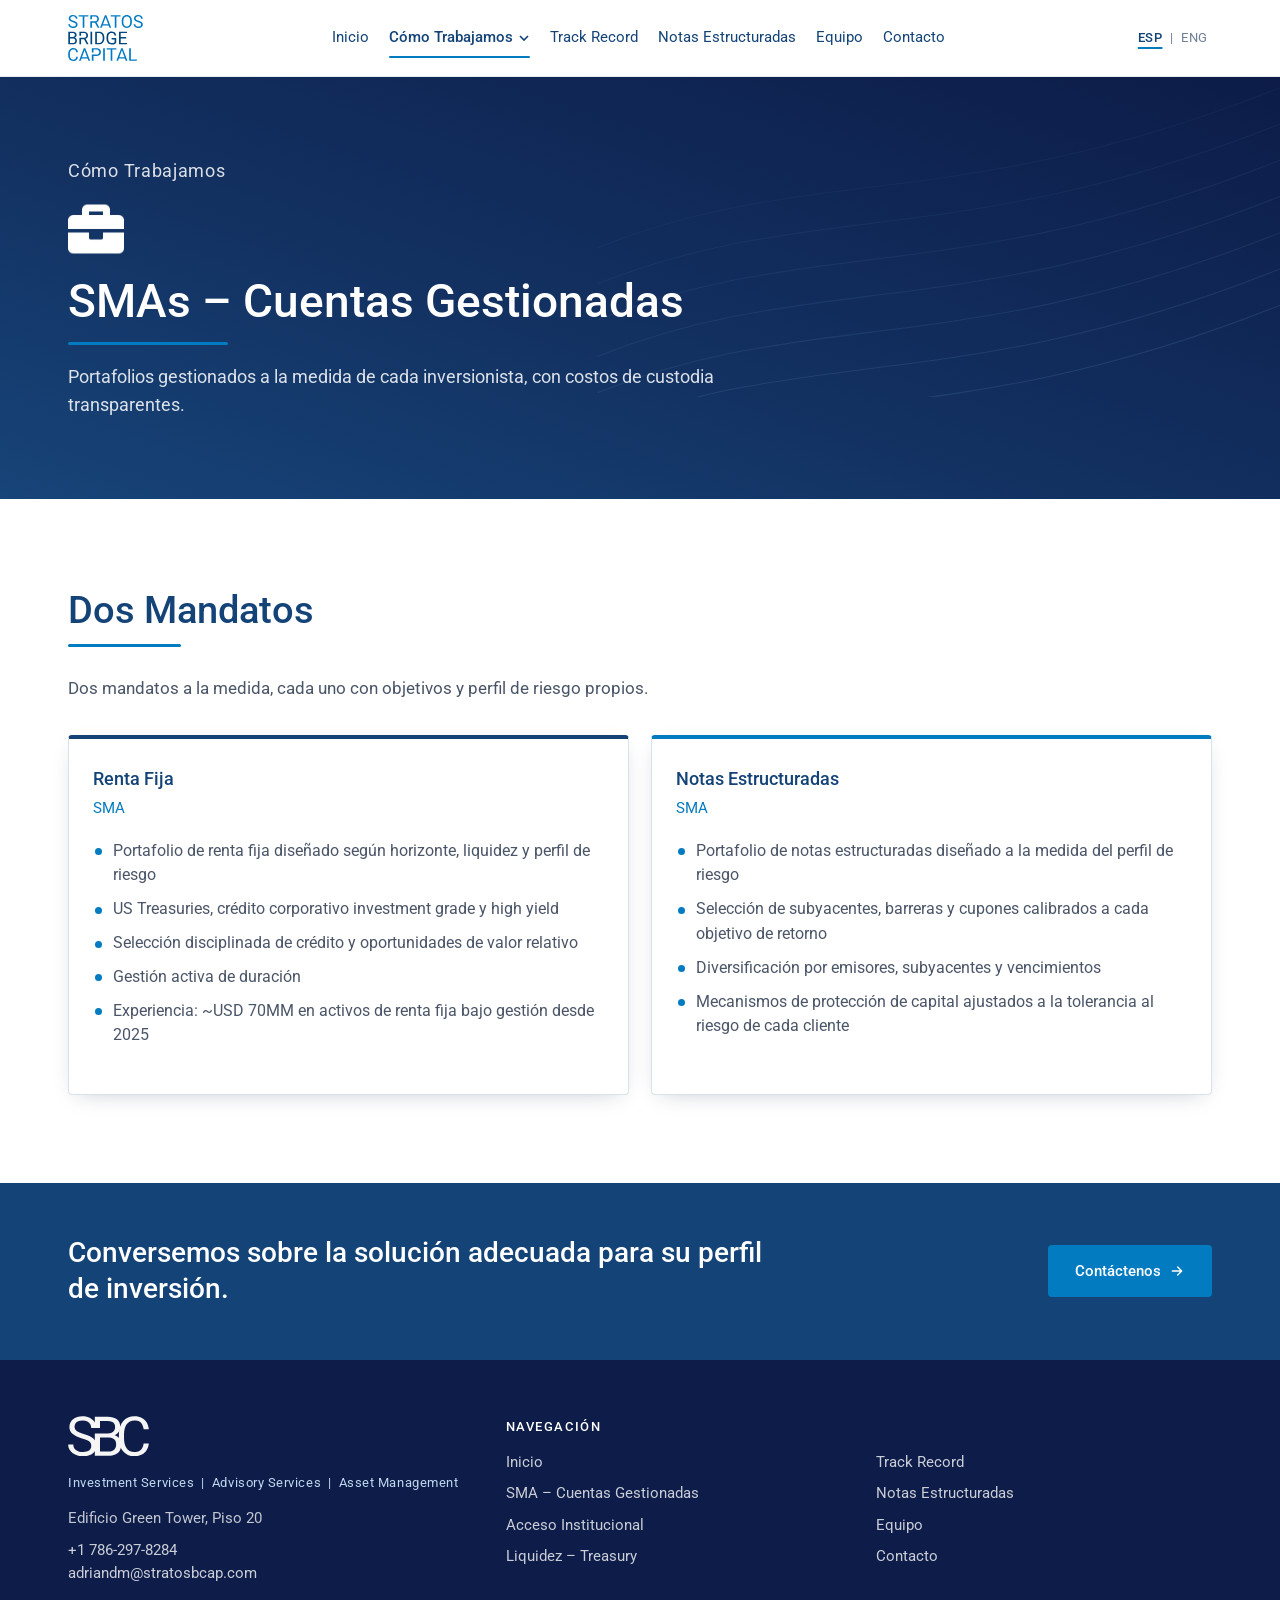
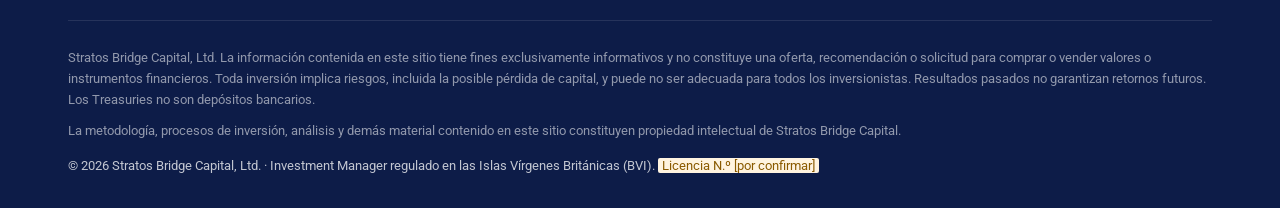
<file: sma.html>
<!DOCTYPE html>
<html lang="es" data-title-es="Stratos Bridge Capital – SMA – Cuentas Gestionadas" data-title-en="Stratos Bridge Capital – SMAs – Managed Accounts">
<head>
<meta charset="UTF-8">
<meta name="viewport" content="width=device-width, initial-scale=1, viewport-fit=cover">
<title>Stratos Bridge Capital – SMA – Cuentas Gestionadas</title>
<meta name="description" content="Cuentas gestionadas (SMA) de Stratos Bridge Capital: mandatos de renta fija y notas estructuradas a la medida, con custodia institucional y reportes mensuales.">
<meta name="theme-color" content="#0D1C48">
<link rel="canonical" href="https://www.stratosbridgecapital.com/sma.html">
<meta property="og:type" content="website">
<meta property="og:title" content="Stratos Bridge Capital – SMA – Cuentas Gestionadas">
<meta property="og:description" content="Cuentas gestionadas (SMA) de Stratos Bridge Capital: mandatos de renta fija y notas estructuradas a la medida, con custodia institucional y reportes mensuales.">
<meta property="og:url" content="https://www.stratosbridgecapital.com/sma.html">
<link rel="icon" type="image/png" href="assets/img/favicon.png">
<link rel="apple-touch-icon" href="assets/img/apple-touch-icon.png">
<link rel="preconnect" href="https://fonts.googleapis.com">
<link rel="preconnect" href="https://fonts.gstatic.com" crossorigin>
<link href="https://fonts.googleapis.com/css2?family=Roboto:ital,wght@0,300;0,400;0,500;0,700;1,400;1,500&display=swap" rel="stylesheet">
<link rel="stylesheet" href="assets/css/site.css?v=20261112">
</head>
<body>
<a class="skip" href="#main"><span data-es="Saltar al contenido" data-en="Skip to content">Saltar al contenido</span></a>
<header id="hdr">
  <div class="wrap hdr-in">
    <a href="index.html" class="logo" aria-label="Stratos Bridge Capital – Inicio"><img src="assets/img/logos/lc.svg" alt="Stratos Bridge Capital" width="74" height="46" decoding="async"></a>
    <nav class="nav" aria-label="Principal"><a href="index.html"><span data-es="Inicio" data-en="Home">Inicio</span></a><div class="dd"><button type="button" class="dd-btn active" aria-expanded="false" aria-haspopup="true"><span data-es="Cómo Trabajamos" data-en="How We Work">Cómo Trabajamos</span><svg viewBox="0 0 12 12" fill="none" stroke="currentColor" stroke-width="1.6" aria-hidden="true"><path d="M2 4l4 4 4-4"/></svg></button><div class="dd-menu"><a href="sma.html" class="active" aria-current="page"><span data-es="SMA – Cuentas Gestionadas" data-en="SMAs – Managed Accounts">SMA – Cuentas Gestionadas</span></a><a href="acceso-institucional.html"><span data-es="Acceso Institucional" data-en="Institutional Access">Acceso Institucional</span></a><a href="liquidez.html"><span data-es="Liquidez – Treasury" data-en="Liquidity – Treasury">Liquidez – Treasury</span></a></div></div><a href="track-record.html"><span>Track Record</span></a><a href="notas-estructuradas.html"><span data-es="Notas Estructuradas" data-en="Structured Notes">Notas Estructuradas</span></a><a href="equipo.html"><span data-es="Equipo" data-en="Team">Equipo</span></a><a href="contacto.html"><span data-es="Contacto" data-en="Contact">Contacto</span></a></nav>
    <div class="hdr-r">
      <div class="lang" role="group" aria-label="Idioma / Language"><button type="button" data-setlang="es" class="on" aria-pressed="true" title="Español">ESP</button><span aria-hidden="true">|</span><button type="button" data-setlang="en" aria-pressed="false" title="English">ENG</button></div>
      <button type="button" class="burger" id="burger" aria-expanded="false" aria-controls="mob" data-es-al="Abrir menú" data-en-al="Open menu" aria-label="Abrir menú">
        <svg viewBox="0 0 24 24" fill="none" stroke="currentColor" stroke-width="1.6" stroke-linecap="round" aria-hidden="true"><path d="M4 6h16M4 12h16M4 18h16"/></svg>
      </button>
    </div>
  </div>
</header>
<div class="mob-ov" data-mob-close></div>
<aside class="mob" id="mob" aria-hidden="true">
  <div class="mob-top">
    <img src="assets/img/logos/lw.svg" alt="Stratos Bridge Capital" width="55" height="34" decoding="async">
    <button type="button" class="mob-close" data-mob-close data-es-al="Cerrar menú" data-en-al="Close menu" aria-label="Cerrar menú">
      <svg viewBox="0 0 24 24" fill="none" stroke="currentColor" stroke-width="1.8" stroke-linecap="round" aria-hidden="true"><path d="M6 6l12 12M18 6 6 18"/></svg>
    </button>
  </div>
  <nav aria-label="Móvil"><a href="index.html"><span data-es="Inicio" data-en="Home">Inicio</span></a><span class="grp" data-es="Cómo Trabajamos" data-en="How We Work">Cómo Trabajamos</span><a href="sma.html" class="sub active"><span data-es="SMA – Cuentas Gestionadas" data-en="SMAs – Managed Accounts">SMA – Cuentas Gestionadas</span></a><a href="acceso-institucional.html" class="sub"><span data-es="Acceso Institucional" data-en="Institutional Access">Acceso Institucional</span></a><a href="liquidez.html" class="sub"><span data-es="Liquidez – Treasury" data-en="Liquidity – Treasury">Liquidez – Treasury</span></a><a href="track-record.html"><span>Track Record</span></a><a href="notas-estructuradas.html"><span data-es="Notas Estructuradas" data-en="Structured Notes">Notas Estructuradas</span></a><a href="equipo.html"><span data-es="Equipo" data-en="Team">Equipo</span></a><a href="contacto.html"><span data-es="Contacto" data-en="Contact">Contacto</span></a></nav>
  <div class="lang" role="group" aria-label="Idioma / Language"><button type="button" data-setlang="es" class="on" aria-pressed="true" title="Español">ESP</button><span aria-hidden="true">|</span><button type="button" data-setlang="en" aria-pressed="false" title="English">ENG</button></div>
</aside>
<main id="main">
<section class="phead">
  <svg class="hero-deco" viewBox="0 0 1200 300" preserveAspectRatio="xMaxYMid slice" aria-hidden="true"><path d="M560 160 C 760 80, 900 130, 1200 10" fill="none" stroke="#7FB2E0" stroke-opacity="0.10" stroke-width="1"/><path d="M560 194 C 760 114, 900 164, 1200 44" fill="none" stroke="#7FB2E0" stroke-opacity="0.13" stroke-width="1"/><path d="M560 228 C 760 148, 900 198, 1200 78" fill="none" stroke="#7FB2E0" stroke-opacity="0.16" stroke-width="1"/><path d="M560 262 C 760 182, 900 232, 1200 112" fill="none" stroke="#7FB2E0" stroke-opacity="0.19" stroke-width="1"/><path d="M560 296 C 760 216, 900 266, 1200 146" fill="none" stroke="#7FB2E0" stroke-opacity="0.22" stroke-width="1"/><path d="M560 330 C 760 250, 900 300, 1200 180" fill="none" stroke="#7FB2E0" stroke-opacity="0.25" stroke-width="1"/><path d="M560 364 C 760 284, 900 334, 1200 214" fill="none" stroke="#7FB2E0" stroke-opacity="0.28" stroke-width="1"/></svg>
  <div class="wrap fade"><p class="crumbs"><span data-es="Cómo Trabajamos" data-en="How We Work">Cómo Trabajamos</span></p><img src="assets/img/icons/gestion-w.png" alt="" width="56" height="56" class="ico" decoding="async">
    <h1><span data-es="SMAs – Cuentas Gestionadas" data-en="SMAs – Separately Managed Accounts">SMAs – Cuentas Gestionadas</span><span class="ul" aria-hidden="true"></span></h1>
    <p data-es="Portafolios gestionados a la medida de cada inversionista, con costos de custodia transparentes." data-en="Portfolios managed to fit each investor, with transparent custody costs.">Portafolios gestionados a la medida de cada inversionista, con costos de custodia transparentes.</p>
  </div>
</section>
<section class="sec sec-white"><div class="wrap">
  <h2 class="ttl"><span data-es="Dos Mandatos" data-en="Two Mandates">Dos Mandatos</span><span class="ul" aria-hidden="true"></span></h2>
  <p class="lead" data-es="Dos mandatos a la medida, cada uno con objetivos y perfil de riesgo propios." data-en="Two tailored mandates, each with its own objectives and risk profile.">Dos mandatos a la medida, cada uno con objetivos y perfil de riesgo propios.</p>
  <div class="grid g2-lg" style="margin-top:32px">
    <div class="card navy"><h3 data-es="Renta Fija" data-en="Fixed Income">Renta Fija</h3><p class="h3sub">SMA</p><ul class="list"><li data-es="Portafolio de renta fija diseñado según horizonte, liquidez y perfil de riesgo" data-en="Fixed income portfolio designed around horizon, liquidity and risk profile">Portafolio de renta fija diseñado según horizonte, liquidez y perfil de riesgo</li><li data-es="US Treasuries, crédito corporativo investment grade y high yield" data-en="U.S. Treasuries, investment grade and high yield corporate credit">US Treasuries, crédito corporativo investment grade y high yield</li><li data-es="Selección disciplinada de crédito y oportunidades de valor relativo" data-en="Disciplined credit selection and relative value opportunities">Selección disciplinada de crédito y oportunidades de valor relativo</li><li data-es="Gestión activa de duración" data-en="Active duration management">Gestión activa de duración</li><li data-es="Experiencia: ~USD 70MM en activos de renta fija bajo gestión desde 2025" data-en="Experience: ~USD 70MM in fixed income assets under management since 2025">Experiencia: ~USD 70MM en activos de renta fija bajo gestión desde 2025</li></ul></div>
    <div class="card"><h3 data-es="Notas Estructuradas" data-en="Structured Notes">Notas Estructuradas</h3><p class="h3sub">SMA</p><ul class="list"><li data-es="Portafolio de notas estructuradas diseñado a la medida del perfil de riesgo" data-en="Structured notes portfolio tailored to the risk profile">Portafolio de notas estructuradas diseñado a la medida del perfil de riesgo</li><li data-es="Selección de subyacentes, barreras y cupones calibrados a cada objetivo de retorno" data-en="Underlyings, barriers and coupons calibrated to each return objective">Selección de subyacentes, barreras y cupones calibrados a cada objetivo de retorno</li><li data-es="Diversificación por emisores, subyacentes y vencimientos" data-en="Diversification across issuers, underlyings and maturities">Diversificación por emisores, subyacentes y vencimientos</li><li data-es="Mecanismos de protección de capital ajustados a la tolerancia al riesgo de cada cliente" data-en="Capital protection mechanisms adjusted to each client’s risk tolerance">Mecanismos de protección de capital ajustados a la tolerancia al riesgo de cada cliente</li></ul></div>
  </div>
</div></section>
<section class="cta"><div class="wrap">
  <h2 data-es="Conversemos sobre la solución adecuada para su perfil de inversión." data-en="Let&#x27;s talk about the right solution for your investment profile.">Conversemos sobre la solución adecuada para su perfil de inversión.</h2>
  <a href="contacto.html" class="btn btn-p"><span data-es="Contáctenos" data-en="Contact us">Contáctenos</span><svg viewBox="0 0 24 24" fill="none" stroke="currentColor" stroke-width="2" stroke-linecap="round" stroke-linejoin="round" aria-hidden="true"><path d="M5 12h14M13 6l6 6-6 6"/></svg></a>
</div></section>
</main>
<footer>
  <div class="wrap">
    <div class="ft">
      <div>
        <img src="assets/img/logos/lm.svg" alt="SBC" width="81" height="40" class="logo-f" decoding="async">
        <p class="tag">Investment Services &nbsp;|&nbsp; Advisory Services &nbsp;|&nbsp; Asset Management</p>
        <p style="margin-top:14px"><span data-es="Edificio Green Tower, Piso 20" data-en="Green Tower Building, 20th Floor">Edificio Green Tower, Piso 20</span></p>
        <p style="margin-top:8px"><a href="tel:+17862978284">+1 786-297-8284</a><br><a href="mailto:adriandm@stratosbcap.com">adriandm@stratosbcap.com</a></p>
      </div>
      <div><h4><span data-es="Navegación" data-en="Navigation">Navegación</span></h4><ul><li><a href="index.html"><span data-es="Inicio" data-en="Home">Inicio</span></a></li><li><a href="sma.html"><span data-es="SMA – Cuentas Gestionadas" data-en="SMAs – Managed Accounts">SMA – Cuentas Gestionadas</span></a></li><li><a href="acceso-institucional.html"><span data-es="Acceso Institucional" data-en="Institutional Access">Acceso Institucional</span></a></li><li><a href="liquidez.html"><span data-es="Liquidez – Treasury" data-en="Liquidity – Treasury">Liquidez – Treasury</span></a></li></ul></div>
      <div><h4 class="blank" aria-hidden="true">&nbsp;</h4><ul><li><a href="track-record.html"><span>Track Record</span></a></li><li><a href="notas-estructuradas.html"><span data-es="Notas Estructuradas" data-en="Structured Notes">Notas Estructuradas</span></a></li><li><a href="equipo.html"><span data-es="Equipo" data-en="Team">Equipo</span></a></li><li><a href="contacto.html"><span data-es="Contacto" data-en="Contact">Contacto</span></a></li></ul></div>
    </div>
    <div class="disc">
      <p data-es="Stratos Bridge Capital, Ltd. La información contenida en este sitio tiene fines exclusivamente informativos y no constituye una oferta, recomendación o solicitud para comprar o vender valores o instrumentos financieros. Toda inversión implica riesgos, incluida la posible pérdida de capital, y puede no ser adecuada para todos los inversionistas. Resultados pasados no garantizan retornos futuros. Los Treasuries no son depósitos bancarios." data-en="Stratos Bridge Capital, Ltd. The information on this website is provided for informational purposes only and does not constitute an offer, recommendation or solicitation to buy or sell any securities or financial instruments. All investments involve risk, including the possible loss of capital, and may not be suitable for all investors. Past performance does not guarantee future returns. Treasuries are not bank deposits.">Stratos Bridge Capital, Ltd. La información contenida en este sitio tiene fines exclusivamente informativos y no constituye una oferta, recomendación o solicitud para comprar o vender valores o instrumentos financieros. Toda inversión implica riesgos, incluida la posible pérdida de capital, y puede no ser adecuada para todos los inversionistas. Resultados pasados no garantizan retornos futuros. Los Treasuries no son depósitos bancarios.</p>
      <p data-es="La metodología, procesos de inversión, análisis y demás material contenido en este sitio constituyen propiedad intelectual de Stratos Bridge Capital." data-en="The methodology, investment processes, analyses and other material on this website are the intellectual property of Stratos Bridge Capital.">La metodología, procesos de inversión, análisis y demás material contenido en este sitio constituyen propiedad intelectual de Stratos Bridge Capital.</p>
      <p class="legal" data-es="© 2026 Stratos Bridge Capital, Ltd. · Investment Manager regulado en las Islas Vírgenes Británicas (BVI). &lt;em class=&quot;todo&quot;&gt;Licencia N.º [por confirmar]&lt;/em&gt;" data-en="© 2026 Stratos Bridge Capital, Ltd. · Investment Manager regulated in the British Virgin Islands (BVI). &lt;em class=&quot;todo&quot;&gt;License No. [to be confirmed]&lt;/em&gt;">© 2026 Stratos Bridge Capital, Ltd. · Investment Manager regulado en las Islas Vírgenes Británicas (BVI). <em class="todo">Licencia N.º [por confirmar]</em></p>
    </div>
  </div>
</footer>
<script src="assets/js/site.js?v=20261112"></script>
</body>
</html>
</file>
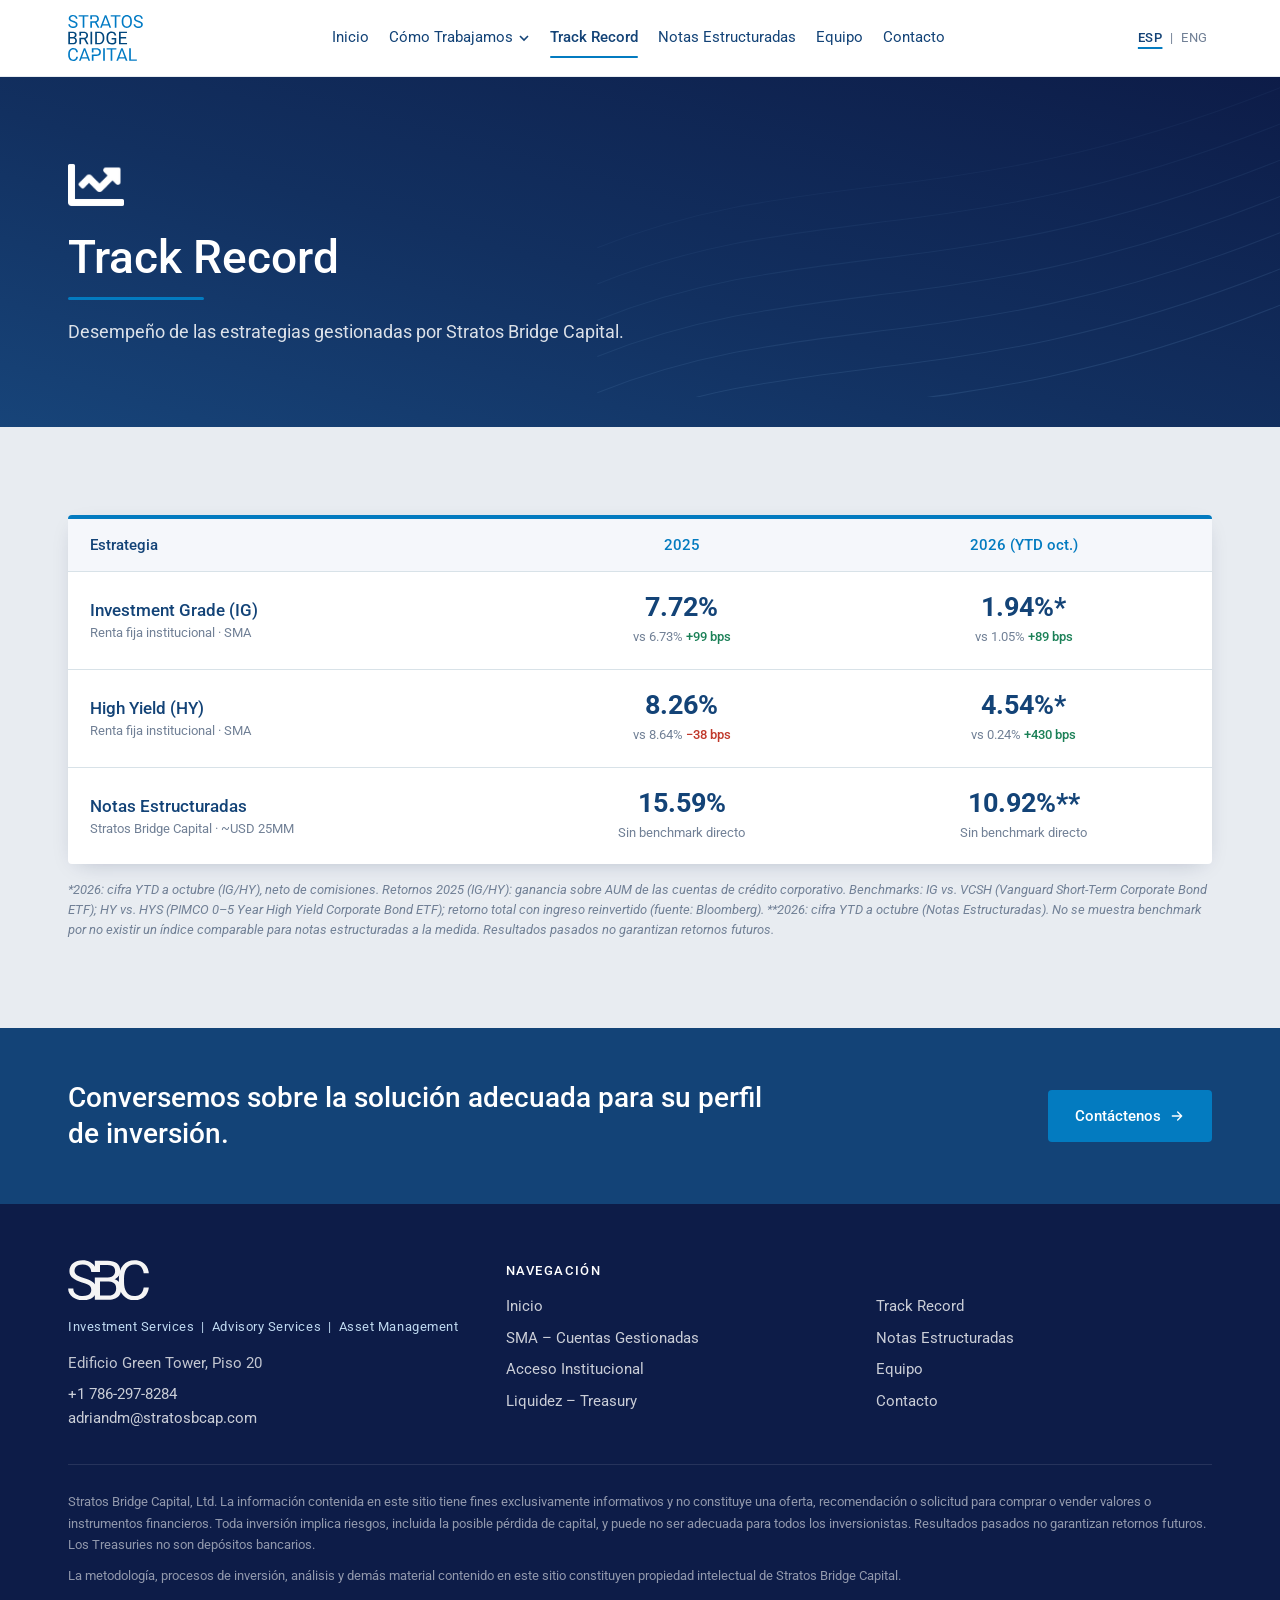
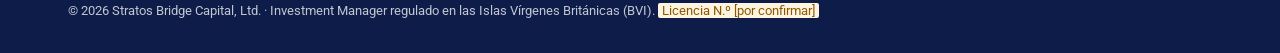
<file: track-record.html>
<!DOCTYPE html>
<html lang="es" data-title-es="Stratos Bridge Capital – Track Record" data-title-en="Stratos Bridge Capital – Track Record">
<head>
<meta charset="UTF-8">
<meta name="viewport" content="width=device-width, initial-scale=1, viewport-fit=cover">
<title>Stratos Bridge Capital – Track Record</title>
<meta name="description" content="Track record de Stratos Bridge Capital: estrategias de renta fija Investment Grade y High Yield en SMA y portafolio de notas estructuradas.">
<meta name="theme-color" content="#0D1C48">
<link rel="canonical" href="https://www.stratosbridgecapital.com/track-record.html">
<meta property="og:type" content="website">
<meta property="og:title" content="Stratos Bridge Capital – Track Record">
<meta property="og:description" content="Track record de Stratos Bridge Capital: estrategias de renta fija Investment Grade y High Yield en SMA y portafolio de notas estructuradas.">
<meta property="og:url" content="https://www.stratosbridgecapital.com/track-record.html">
<link rel="icon" type="image/png" href="assets/img/favicon.png">
<link rel="apple-touch-icon" href="assets/img/apple-touch-icon.png">
<link rel="preconnect" href="https://fonts.googleapis.com">
<link rel="preconnect" href="https://fonts.gstatic.com" crossorigin>
<link href="https://fonts.googleapis.com/css2?family=Roboto:ital,wght@0,300;0,400;0,500;0,700;1,400;1,500&display=swap" rel="stylesheet">
<link rel="stylesheet" href="assets/css/site.css?v=20261112">
</head>
<body>
<a class="skip" href="#main"><span data-es="Saltar al contenido" data-en="Skip to content">Saltar al contenido</span></a>
<header id="hdr">
  <div class="wrap hdr-in">
    <a href="index.html" class="logo" aria-label="Stratos Bridge Capital – Inicio"><img src="assets/img/logos/lc.svg" alt="Stratos Bridge Capital" width="74" height="46" decoding="async"></a>
    <nav class="nav" aria-label="Principal"><a href="index.html"><span data-es="Inicio" data-en="Home">Inicio</span></a><div class="dd"><button type="button" class="dd-btn" aria-expanded="false" aria-haspopup="true"><span data-es="Cómo Trabajamos" data-en="How We Work">Cómo Trabajamos</span><svg viewBox="0 0 12 12" fill="none" stroke="currentColor" stroke-width="1.6" aria-hidden="true"><path d="M2 4l4 4 4-4"/></svg></button><div class="dd-menu"><a href="sma.html"><span data-es="SMA – Cuentas Gestionadas" data-en="SMAs – Managed Accounts">SMA – Cuentas Gestionadas</span></a><a href="acceso-institucional.html"><span data-es="Acceso Institucional" data-en="Institutional Access">Acceso Institucional</span></a><a href="liquidez.html"><span data-es="Liquidez – Treasury" data-en="Liquidity – Treasury">Liquidez – Treasury</span></a></div></div><a href="track-record.html" class="active" aria-current="page"><span>Track Record</span></a><a href="notas-estructuradas.html"><span data-es="Notas Estructuradas" data-en="Structured Notes">Notas Estructuradas</span></a><a href="equipo.html"><span data-es="Equipo" data-en="Team">Equipo</span></a><a href="contacto.html"><span data-es="Contacto" data-en="Contact">Contacto</span></a></nav>
    <div class="hdr-r">
      <div class="lang" role="group" aria-label="Idioma / Language"><button type="button" data-setlang="es" class="on" aria-pressed="true" title="Español">ESP</button><span aria-hidden="true">|</span><button type="button" data-setlang="en" aria-pressed="false" title="English">ENG</button></div>
      <button type="button" class="burger" id="burger" aria-expanded="false" aria-controls="mob" data-es-al="Abrir menú" data-en-al="Open menu" aria-label="Abrir menú">
        <svg viewBox="0 0 24 24" fill="none" stroke="currentColor" stroke-width="1.6" stroke-linecap="round" aria-hidden="true"><path d="M4 6h16M4 12h16M4 18h16"/></svg>
      </button>
    </div>
  </div>
</header>
<div class="mob-ov" data-mob-close></div>
<aside class="mob" id="mob" aria-hidden="true">
  <div class="mob-top">
    <img src="assets/img/logos/lw.svg" alt="Stratos Bridge Capital" width="55" height="34" decoding="async">
    <button type="button" class="mob-close" data-mob-close data-es-al="Cerrar menú" data-en-al="Close menu" aria-label="Cerrar menú">
      <svg viewBox="0 0 24 24" fill="none" stroke="currentColor" stroke-width="1.8" stroke-linecap="round" aria-hidden="true"><path d="M6 6l12 12M18 6 6 18"/></svg>
    </button>
  </div>
  <nav aria-label="Móvil"><a href="index.html"><span data-es="Inicio" data-en="Home">Inicio</span></a><span class="grp" data-es="Cómo Trabajamos" data-en="How We Work">Cómo Trabajamos</span><a href="sma.html" class="sub"><span data-es="SMA – Cuentas Gestionadas" data-en="SMAs – Managed Accounts">SMA – Cuentas Gestionadas</span></a><a href="acceso-institucional.html" class="sub"><span data-es="Acceso Institucional" data-en="Institutional Access">Acceso Institucional</span></a><a href="liquidez.html" class="sub"><span data-es="Liquidez – Treasury" data-en="Liquidity – Treasury">Liquidez – Treasury</span></a><a href="track-record.html" class="active"><span>Track Record</span></a><a href="notas-estructuradas.html"><span data-es="Notas Estructuradas" data-en="Structured Notes">Notas Estructuradas</span></a><a href="equipo.html"><span data-es="Equipo" data-en="Team">Equipo</span></a><a href="contacto.html"><span data-es="Contacto" data-en="Contact">Contacto</span></a></nav>
  <div class="lang" role="group" aria-label="Idioma / Language"><button type="button" data-setlang="es" class="on" aria-pressed="true" title="Español">ESP</button><span aria-hidden="true">|</span><button type="button" data-setlang="en" aria-pressed="false" title="English">ENG</button></div>
</aside>
<main id="main">
<section class="phead">
  <svg class="hero-deco" viewBox="0 0 1200 300" preserveAspectRatio="xMaxYMid slice" aria-hidden="true"><path d="M560 160 C 760 80, 900 130, 1200 10" fill="none" stroke="#7FB2E0" stroke-opacity="0.10" stroke-width="1"/><path d="M560 194 C 760 114, 900 164, 1200 44" fill="none" stroke="#7FB2E0" stroke-opacity="0.13" stroke-width="1"/><path d="M560 228 C 760 148, 900 198, 1200 78" fill="none" stroke="#7FB2E0" stroke-opacity="0.16" stroke-width="1"/><path d="M560 262 C 760 182, 900 232, 1200 112" fill="none" stroke="#7FB2E0" stroke-opacity="0.19" stroke-width="1"/><path d="M560 296 C 760 216, 900 266, 1200 146" fill="none" stroke="#7FB2E0" stroke-opacity="0.22" stroke-width="1"/><path d="M560 330 C 760 250, 900 300, 1200 180" fill="none" stroke="#7FB2E0" stroke-opacity="0.25" stroke-width="1"/><path d="M560 364 C 760 284, 900 334, 1200 214" fill="none" stroke="#7FB2E0" stroke-opacity="0.28" stroke-width="1"/></svg>
  <div class="wrap fade"><img src="assets/img/icons/liquidez-w.png" alt="" width="56" height="56" class="ico" decoding="async">
    <h1><span>Track Record</span><span class="ul" aria-hidden="true"></span></h1>
    <p data-es="Desempeño de las estrategias gestionadas por Stratos Bridge Capital." data-en="Performance of the strategies managed by Stratos Bridge Capital.">Desempeño de las estrategias gestionadas por Stratos Bridge Capital.</p>
  </div>
</section>
<section class="sec sec-light"><div class="wrap">
  <div class="tr" role="table" aria-label="Track Record">
    <div class="tr-row tr-head" role="row"><div><span data-es="Estrategia" data-en="Strategy">Estrategia</span></div><div>2025</div><div><span data-es="2026 (YTD oct.)" data-en="2026 (YTD Oct.)">2026 (YTD oct.)</span></div></div>
    <div class="tr-row"><div class="name"><span>Investment Grade (IG)</span><small><span data-es="Renta fija institucional · SMA" data-en="Institutional fixed income · SMA">Renta fija institucional · SMA</span></small></div><div class="val"><b>7.72%</b><span>vs 6.73% <em class="pos" style="font-style:normal">+99 bps</em></span></div><div class="val"><b>1.94%*</b><span>vs 1.05% <em class="pos" style="font-style:normal">+89 bps</em></span></div></div>
    <div class="tr-row"><div class="name"><span>High Yield (HY)</span><small><span data-es="Renta fija institucional · SMA" data-en="Institutional fixed income · SMA">Renta fija institucional · SMA</span></small></div><div class="val"><b>8.26%</b><span>vs 8.64% <em class="neg" style="font-style:normal">−38 bps</em></span></div><div class="val"><b>4.54%*</b><span>vs 0.24% <em class="pos" style="font-style:normal">+430 bps</em></span></div></div>
    <div class="tr-row"><div class="name"><span data-es="Notas Estructuradas" data-en="Structured Notes">Notas Estructuradas</span><small><span>Stratos Bridge Capital · ~USD 25MM</span></small></div><div class="val"><b>15.59%</b><span data-es="Sin benchmark directo" data-en="No direct benchmark">Sin benchmark directo</span></div><div class="val"><b>10.92%**</b><span data-es="Sin benchmark directo" data-en="No direct benchmark">Sin benchmark directo</span></div></div>
  </div>
  <p class="fn" data-es="*2026: cifra YTD a octubre (IG/HY), neto de comisiones. Retornos 2025 (IG/HY): ganancia sobre AUM de las cuentas de crédito corporativo. Benchmarks: IG vs. VCSH (Vanguard Short-Term Corporate Bond ETF); HY vs. HYS (PIMCO 0–5 Year High Yield Corporate Bond ETF); retorno total con ingreso reinvertido (fuente: Bloomberg). **2026: cifra YTD a octubre (Notas Estructuradas). No se muestra benchmark por no existir un índice comparable para notas estructuradas a la medida. Resultados pasados no garantizan retornos futuros." data-en="*2026: YTD figure through October (IG/HY), net of fees. 2025 returns (IG/HY): gain on AUM of the corporate credit accounts. Benchmarks: IG vs. VCSH (Vanguard Short-Term Corporate Bond ETF); HY vs. HYS (PIMCO 0–5 Year High Yield Corporate Bond ETF); total return with income reinvested (source: Bloomberg). **2026: YTD figure through October (Structured Notes). No benchmark is shown because there is no comparable index for tailored structured notes. Past performance does not guarantee future returns.">*2026: cifra YTD a octubre (IG/HY), neto de comisiones. Retornos 2025 (IG/HY): ganancia sobre AUM de las cuentas de crédito corporativo. Benchmarks: IG vs. VCSH (Vanguard Short-Term Corporate Bond ETF); HY vs. HYS (PIMCO 0–5 Year High Yield Corporate Bond ETF); retorno total con ingreso reinvertido (fuente: Bloomberg). **2026: cifra YTD a octubre (Notas Estructuradas). No se muestra benchmark por no existir un índice comparable para notas estructuradas a la medida. Resultados pasados no garantizan retornos futuros.</p>
</div></section>
<section class="cta"><div class="wrap">
  <h2 data-es="Conversemos sobre la solución adecuada para su perfil de inversión." data-en="Let&#x27;s talk about the right solution for your investment profile.">Conversemos sobre la solución adecuada para su perfil de inversión.</h2>
  <a href="contacto.html" class="btn btn-p"><span data-es="Contáctenos" data-en="Contact us">Contáctenos</span><svg viewBox="0 0 24 24" fill="none" stroke="currentColor" stroke-width="2" stroke-linecap="round" stroke-linejoin="round" aria-hidden="true"><path d="M5 12h14M13 6l6 6-6 6"/></svg></a>
</div></section>
</main>
<footer>
  <div class="wrap">
    <div class="ft">
      <div>
        <img src="assets/img/logos/lm.svg" alt="SBC" width="81" height="40" class="logo-f" decoding="async">
        <p class="tag">Investment Services &nbsp;|&nbsp; Advisory Services &nbsp;|&nbsp; Asset Management</p>
        <p style="margin-top:14px"><span data-es="Edificio Green Tower, Piso 20" data-en="Green Tower Building, 20th Floor">Edificio Green Tower, Piso 20</span></p>
        <p style="margin-top:8px"><a href="tel:+17862978284">+1 786-297-8284</a><br><a href="mailto:adriandm@stratosbcap.com">adriandm@stratosbcap.com</a></p>
      </div>
      <div><h4><span data-es="Navegación" data-en="Navigation">Navegación</span></h4><ul><li><a href="index.html"><span data-es="Inicio" data-en="Home">Inicio</span></a></li><li><a href="sma.html"><span data-es="SMA – Cuentas Gestionadas" data-en="SMAs – Managed Accounts">SMA – Cuentas Gestionadas</span></a></li><li><a href="acceso-institucional.html"><span data-es="Acceso Institucional" data-en="Institutional Access">Acceso Institucional</span></a></li><li><a href="liquidez.html"><span data-es="Liquidez – Treasury" data-en="Liquidity – Treasury">Liquidez – Treasury</span></a></li></ul></div>
      <div><h4 class="blank" aria-hidden="true">&nbsp;</h4><ul><li><a href="track-record.html"><span>Track Record</span></a></li><li><a href="notas-estructuradas.html"><span data-es="Notas Estructuradas" data-en="Structured Notes">Notas Estructuradas</span></a></li><li><a href="equipo.html"><span data-es="Equipo" data-en="Team">Equipo</span></a></li><li><a href="contacto.html"><span data-es="Contacto" data-en="Contact">Contacto</span></a></li></ul></div>
    </div>
    <div class="disc">
      <p data-es="Stratos Bridge Capital, Ltd. La información contenida en este sitio tiene fines exclusivamente informativos y no constituye una oferta, recomendación o solicitud para comprar o vender valores o instrumentos financieros. Toda inversión implica riesgos, incluida la posible pérdida de capital, y puede no ser adecuada para todos los inversionistas. Resultados pasados no garantizan retornos futuros. Los Treasuries no son depósitos bancarios." data-en="Stratos Bridge Capital, Ltd. The information on this website is provided for informational purposes only and does not constitute an offer, recommendation or solicitation to buy or sell any securities or financial instruments. All investments involve risk, including the possible loss of capital, and may not be suitable for all investors. Past performance does not guarantee future returns. Treasuries are not bank deposits.">Stratos Bridge Capital, Ltd. La información contenida en este sitio tiene fines exclusivamente informativos y no constituye una oferta, recomendación o solicitud para comprar o vender valores o instrumentos financieros. Toda inversión implica riesgos, incluida la posible pérdida de capital, y puede no ser adecuada para todos los inversionistas. Resultados pasados no garantizan retornos futuros. Los Treasuries no son depósitos bancarios.</p>
      <p data-es="La metodología, procesos de inversión, análisis y demás material contenido en este sitio constituyen propiedad intelectual de Stratos Bridge Capital." data-en="The methodology, investment processes, analyses and other material on this website are the intellectual property of Stratos Bridge Capital.">La metodología, procesos de inversión, análisis y demás material contenido en este sitio constituyen propiedad intelectual de Stratos Bridge Capital.</p>
      <p class="legal" data-es="© 2026 Stratos Bridge Capital, Ltd. · Investment Manager regulado en las Islas Vírgenes Británicas (BVI). &lt;em class=&quot;todo&quot;&gt;Licencia N.º [por confirmar]&lt;/em&gt;" data-en="© 2026 Stratos Bridge Capital, Ltd. · Investment Manager regulated in the British Virgin Islands (BVI). &lt;em class=&quot;todo&quot;&gt;License No. [to be confirmed]&lt;/em&gt;">© 2026 Stratos Bridge Capital, Ltd. · Investment Manager regulado en las Islas Vírgenes Británicas (BVI). <em class="todo">Licencia N.º [por confirmar]</em></p>
    </div>
  </div>
</footer>
<script src="assets/js/site.js?v=20261112"></script>
</body>
</html>
</file>
<file: assets/css/site.css>
/* =====================================================================
   Stratos Bridge Capital — hoja de estilos del sitio (rediseño nov-2026)
   Paleta basada en la presentación institucional:
     --navy   #134377  azul corporativo (títulos, textos principales)
     --accent #037BC0  azul acento (subrayados, cifras, enlaces)
     --dark   #0D1C48  azul oscuro (footer, degradados)
     --light  #E8ECF1  fondo gris-azulado de secciones
   Sin Tailwind ni dependencias externas (solo Google Fonts: Roboto).
   ===================================================================== */

:root{
  --navy:#134377; --accent:#037BC0; --dark:#0D1C48; --mid:#174479;
  --light:#E8ECF1; --light2:#F5F7FB; --ink:#1F2A3C; --gray:#4A5568; --gray2:#718096;
  --line:#D8E2E8; --pos:#1B8057; --neg:#C0392B; --white:#fff;
  --grad:linear-gradient(to top right,#174479 0%,#123060 45%,#0D1C48 100%);
  --wrap:1240px; --gut:20px; --hdr:76px;
  --shadow:0 6px 22px -10px rgba(13,28,72,.28);
}

*,*::before,*::after{box-sizing:border-box;margin:0;padding:0}
html{-webkit-text-size-adjust:100%;scroll-behavior:smooth;scroll-padding-top:calc(var(--hdr) + 12px)}
body{font-family:'Roboto',system-ui,-apple-system,'Segoe UI',Arial,sans-serif;color:var(--ink);background:#fff;
  line-height:1.6;font-size:16px;-webkit-font-smoothing:antialiased;overflow-x:hidden}
img,svg{max-width:100%;display:block}
a{color:var(--accent);text-decoration:none}
a:hover{text-decoration:underline}
strong{font-weight:500;color:var(--navy)}
button{font:inherit;cursor:pointer;background:none;border:0;color:inherit;touch-action:manipulation;-webkit-tap-highlight-color:transparent}
:focus-visible{outline:2px solid var(--accent);outline-offset:3px}
.sr-only{position:absolute;width:1px;height:1px;overflow:hidden;clip:rect(0 0 0 0);white-space:nowrap}
.skip{position:absolute;left:-999px;top:8px;background:var(--navy);color:#fff;padding:8px 14px;z-index:200;border-radius:4px}
.skip:focus{left:8px}

.wrap{max-width:var(--wrap);margin:0 auto;padding:0 var(--gut)}
@media(min-width:768px){:root{--gut:32px}}
@media(min-width:1200px){:root{--gut:48px}}

/* ---------- Secciones (alternancia de fondos) ---------- */
.sec{padding:64px 0}
@media(min-width:1024px){.sec{padding:88px 0}}
.sec-white{background:#fff}
.sec-light{background:var(--light)}
.sec-dark{background:var(--grad);color:#fff}
.sec-dark strong{color:#fff}

/* ---------- Títulos con subrayado azul (div absoluto, no pseudo-elemento) ---------- */
.ttl{position:relative;display:inline-block;padding-bottom:14px;margin-bottom:28px;
  font-size:clamp(1.65rem,1.2rem + 1.6vw,2.4rem);font-weight:500;color:var(--navy);line-height:1.2}
.ttl .ul{position:absolute;left:0;bottom:0;width:min(46%,140px);height:3px;border-radius:2px;background:var(--accent)}
.ttl.center{display:block;text-align:center}
.ttl.center .ul{left:50%;transform:translateX(-50%)}
.sec-dark .ttl{color:#fff}
@media(min-width:1024px){.ttl.nowrap{white-space:nowrap}}
.kicker{display:block;font-size:.8rem;letter-spacing:.14em;text-transform:uppercase;color:var(--accent);font-weight:500;margin-bottom:10px}
.sec-dark .kicker{color:#7FB2E0}
.lead{font-size:1.08rem;color:var(--gray);max-width:780px}
.sec-dark .lead{color:rgba(255,255,255,.82)}
.center-txt{text-align:center;margin-left:auto;margin-right:auto}
.closing{font-style:italic;font-weight:500;color:var(--accent);text-align:center;font-size:1.12rem;max-width:860px;margin:44px auto 0}
.sec-dark .closing{color:#BFD9F0}

/* ---------- Header ---------- */
#hdr{position:sticky;top:0;z-index:50;background:rgba(255,255,255,.97);border-bottom:1px solid rgba(19,67,119,.1);
  -webkit-backdrop-filter:saturate(1.2) blur(6px);backdrop-filter:saturate(1.2) blur(6px)}
.hdr-in{display:flex;align-items:center;justify-content:space-between;height:var(--hdr);gap:20px}
.logo img{height:46px;width:auto}
.nav{display:none;align-items:center;gap:26px}
.nav a,.dd-btn{font-size:15px;font-weight:400;color:var(--navy);white-space:nowrap;padding:8px 0;position:relative;display:inline-flex;align-items:center;gap:5px}
.nav a:hover,.dd-btn:hover{text-decoration:none;color:var(--accent)}
.nav .active{font-weight:500}
.nav .active::after{content:"";position:absolute;left:0;right:0;bottom:0;height:2px;background:var(--accent);border-radius:2px}
.dd{position:relative}
.dd-btn svg{width:12px;height:12px;transition:transform .2s}
.dd.open .dd-btn svg{transform:rotate(180deg)}
.dd-menu{display:none;position:absolute;top:100%;left:-16px;min-width:250px;background:#fff;border:1px solid var(--line);
  border-top:3px solid var(--accent);box-shadow:var(--shadow);padding:8px 0;border-radius:0 0 6px 6px}
.dd-menu a{display:block;padding:10px 18px;font-size:14.5px}
.dd-menu a::after{display:none}
.dd-menu a.active{color:var(--accent)}
.dd-menu a:hover{background:var(--light2)}
.dd.open .dd-menu{display:block}
@media(hover:hover) and (pointer:fine){.dd:hover .dd-menu{display:block}}
.hdr-r{display:flex;align-items:center;gap:14px}
.lang{display:flex;align-items:center;gap:4px;font-size:13px;color:var(--gray2)}
.lang button{padding:6px 4px;font-weight:400;color:var(--gray2);letter-spacing:.04em}
.lang button.on{color:var(--navy);font-weight:500;text-decoration:underline;text-decoration-color:var(--accent);text-underline-offset:5px;text-decoration-thickness:2px}
.burger{width:42px;height:42px;display:flex;align-items:center;justify-content:center;color:var(--navy)}
.burger svg{width:26px;height:26px}
@media(min-width:1200px){.nav{display:flex}.burger{display:none}}
@media(min-width:1200px) and (max-width:1320px){.nav{gap:20px}.nav a,.dd-btn{font-size:14.5px}}

/* ---------- Menú móvil (off-canvas) ---------- */
.mob-ov{position:fixed;inset:0;background:rgba(13,28,72,.55);z-index:90;opacity:0;visibility:hidden;transition:opacity .25s,visibility .25s}
.mob{position:fixed;top:0;right:0;bottom:0;width:300px;max-width:86vw;background:var(--dark);color:#fff;z-index:100;
  transform:translateX(105%);transition:transform .3s ease;visibility:hidden;overflow-y:auto;-webkit-overflow-scrolling:touch;
  padding:20px 26px 40px}
body.mob-open .mob{transform:none;visibility:visible}
body.mob-open .mob-ov{opacity:1;visibility:visible}
body.mob-open{overflow:hidden}
.mob-top{display:flex;justify-content:space-between;align-items:center;margin-bottom:22px}
.mob-top img{height:34px;width:auto}
.mob-close{width:42px;height:42px;display:flex;align-items:center;justify-content:center;color:#fff}
.mob-close svg{width:24px;height:24px}
.mob nav a{display:block;color:#fff;padding:12px 0;font-size:16.5px;border-bottom:1px solid rgba(255,255,255,.08)}
.mob nav a.active{color:#7FB2E0;font-weight:500}
.mob nav .sub{padding-left:16px;font-size:15px;color:rgba(255,255,255,.82)}
.mob nav .grp{display:block;padding:12px 0 4px;font-size:12px;letter-spacing:.12em;text-transform:uppercase;color:#7FB2E0}
.mob .lang{margin-top:24px;color:rgba(255,255,255,.6)}
.mob .lang button{color:rgba(255,255,255,.7);font-size:15px}
.mob .lang button.on{color:#fff}

/* ---------- Hero (inicio) ---------- */
.hero{background:var(--grad);color:#fff;position:relative;overflow:hidden}
.hero-deco{position:absolute;inset:0;pointer-events:none;opacity:.5}
.hero-in{position:relative;display:grid;gap:40px;padding-top:64px;padding-bottom:72px}
@media(min-width:1024px){.hero-in{grid-template-columns:1.45fr 1fr;align-items:center;padding-top:110px;padding-bottom:120px;gap:64px}}
.tagline{font-size:.82rem;letter-spacing:.08em;color:#BFD9F0;margin-bottom:22px;display:flex;flex-wrap:wrap;gap:6px 10px}
.tagline i{font-style:normal;color:rgba(255,255,255,.35)}
.hero h1{font-size:clamp(1.85rem,1.2rem + 2.6vw,3.1rem);font-weight:400;line-height:1.18;margin-bottom:22px}
.hero h1 b{font-weight:500;color:#7FC4EC}
.hero p.sub{font-size:1.1rem;color:rgba(255,255,255,.85);max-width:640px;margin-bottom:34px}
.btns{display:flex;flex-wrap:wrap;gap:14px}
.btn{display:inline-flex;align-items:center;gap:8px;padding:13px 26px;border-radius:4px;font-weight:500;font-size:15px;
  transition:background .2s,color .2s,border-color .2s;text-decoration:none!important;border:1.5px solid transparent}
.btn-p{background:var(--accent);color:#fff}
.btn-p:hover{background:#0569A6}
.btn-o{border-color:rgba(255,255,255,.55);color:#fff}
.btn-o:hover{background:rgba(255,255,255,.1)}
.btn-n{background:var(--navy);color:#fff}
.btn-n:hover{background:var(--dark)}
.btn svg{width:16px;height:16px}

.aum{background:rgba(13,28,72,.55);border:1px solid rgba(255,255,255,.14);border-radius:10px;padding:30px 30px 26px;box-shadow:0 18px 40px -20px rgba(0,0,0,.5)}
.aum .big{font-size:clamp(2.4rem,1.8rem + 2vw,3.3rem);font-weight:700;line-height:1;letter-spacing:-.01em}
.aum .cap{color:rgba(255,255,255,.8);margin-top:8px;font-size:.98rem}
.aum hr{border:0;border-top:1px solid rgba(255,255,255,.18);margin:20px 0 16px}
.aum .reg{font-size:.95rem;color:#fff}
.aum-light{background:var(--navy);color:#fff;border:0}

/* ---------- Encabezado de páginas internas ---------- */
.phead{background:var(--grad);color:#fff;position:relative;overflow:hidden}
.phead .wrap{position:relative;padding-top:58px;padding-bottom:58px}
@media(min-width:1024px){.phead .wrap{padding-top:80px;padding-bottom:80px}}
.phead .ico{width:56px;height:56px;margin-bottom:18px}
.phead h1{font-size:clamp(1.9rem,1.3rem + 2vw,2.9rem);font-weight:500;line-height:1.15;position:relative;display:inline-block;padding-bottom:16px;margin-bottom:18px}
.phead h1 .ul{position:absolute;left:0;bottom:0;width:min(50%,160px);height:3px;background:var(--accent);border-radius:2px}
.phead p{font-size:1.1rem;color:rgba(255,255,255,.85);max-width:760px}
.crumbs{font-size:.82rem;color:rgba(255,255,255,.6);margin-bottom:16px;letter-spacing:.04em}
.crumbs a{color:rgba(255,255,255,.75)}

/* ---------- Grids y tarjetas ---------- */
.grid{display:grid;gap:22px}
@media(min-width:640px){.g2,.g4{grid-template-columns:repeat(2,1fr)}}
@media(min-width:900px){.g3{grid-template-columns:repeat(3,1fr)}}
@media(min-width:1024px){.g4{grid-template-columns:repeat(4,1fr)}}
@media(min-width:900px){.g2-lg{grid-template-columns:repeat(2,1fr)}}
.card{background:#fff;border-top:4px solid var(--accent);border-radius:4px;box-shadow:var(--shadow);padding:28px 24px;display:flex;flex-direction:column}
.card.navy{border-top-color:var(--navy)}
.sec-white .card{border:1px solid var(--line);border-top:4px solid var(--accent)}
.sec-white .card.navy{border-top-color:var(--navy)}
.card .ico{width:44px;height:44px;margin:0 0 16px}
.card.cen{text-align:center;align-items:center}
.card h3{font-size:1.14rem;font-weight:500;color:var(--navy);line-height:1.3;margin-bottom:6px}
.card .h3sub{color:var(--accent);font-size:.95rem;margin-bottom:14px}
.card p{color:var(--gray);font-size:.97rem}
.card .more{margin-top:auto;padding-top:20px;font-weight:500;font-size:.95rem;display:inline-flex;gap:6px;align-items:center}
.card .ideal{margin-top:auto;padding-top:16px;border-top:1px solid var(--line);font-size:.92rem;color:var(--navy);font-style:italic}
.card ul+.ideal{margin-top:auto}
.list{list-style:none;display:grid;gap:9px;margin:4px 0 18px;color:var(--gray);font-size:.97rem;text-align:left}
.list li{position:relative;padding-left:20px}
.list li::before{content:"";position:absolute;left:2px;top:.62em;width:7px;height:7px;border-radius:50%;background:var(--accent)}
.sec-dark .list{color:rgba(255,255,255,.85)}

/* Pilares */
.pillars{display:grid;gap:18px}
@media(min-width:768px){.pillars{grid-template-columns:repeat(3,1fr)}}
.pillar{border-top:4px solid var(--accent);padding:22px 4px 0}
.pillar h3{font-size:1.15rem;font-weight:500;color:var(--navy);margin-bottom:8px}
.pillar p{color:var(--gray);font-size:.97rem}

/* Estadísticas "Invertimos junto a nuestros clientes" */
.stats{display:grid;gap:18px}
@media(min-width:640px){.stats{grid-template-columns:repeat(2,1fr)}}
@media(min-width:1024px){.stats{grid-template-columns:repeat(4,1fr)}}
.stat{background:rgba(255,255,255,.06);border:1px solid rgba(255,255,255,.12);border-left:4px solid var(--accent);border-radius:4px;padding:24px 22px}
.stat .n{font-size:1.85rem;font-weight:700;color:#fff;line-height:1.1;margin-bottom:10px}
.stat p{color:rgba(255,255,255,.82);font-size:.96rem}
.sec-light .stat,.sec-white .stat{background:#fff;border-color:var(--line);border-left-color:var(--accent);box-shadow:var(--shadow)}
.sec-light .stat .n,.sec-white .stat .n{color:var(--navy)}
.sec-light .stat p,.sec-white .stat p{color:var(--gray)}

/* Split texto + bloque */
.split{display:grid;gap:36px;align-items:center}
@media(min-width:1024px){.split{grid-template-columns:1.3fr 1fr;gap:64px}}
.statement{font-size:clamp(1.3rem,1.05rem + .9vw,1.7rem);font-weight:500;color:var(--navy);line-height:1.38}
.statement b{color:var(--accent);font-weight:500}

/* ---------- Tablas de parámetros ---------- */
.ptable{width:100%;border-collapse:collapse;background:#fff;box-shadow:var(--shadow);font-size:.97rem}
.ptable th,.ptable td{padding:14px 18px;text-align:left;vertical-align:top;border-bottom:1px solid var(--line)}
.ptable thead th{background:var(--navy);color:#fff;font-weight:500;font-size:.9rem;letter-spacing:.02em}
.ptable tbody th{color:var(--navy);font-weight:500;width:32%}
.ptable td{color:var(--gray)}
.ptable.cols3 tbody th{width:22%}
@media(max-width:700px){
  .ptable.stack thead{display:none}
  .ptable.stack,.ptable.stack tbody,.ptable.stack tr,.ptable.stack th,.ptable.stack td{display:block;width:100%}
  .ptable.stack tr{border-bottom:1px solid var(--line);padding:10px 0}
  .ptable.stack th,.ptable.stack td{border:0;padding:4px 16px}
  .ptable.stack td[data-lbl]::before{content:attr(data-lbl);display:block;font-size:.78rem;text-transform:uppercase;letter-spacing:.08em;color:var(--accent);margin-top:6px}
}
.fn{font-size:.8rem;color:var(--gray2);line-height:1.55;margin-top:16px;font-style:italic}
.sec-dark .fn{color:rgba(255,255,255,.6)}

/* ---------- Procesos (Nuestro proceso) ---------- */
.steps{display:grid;gap:20px;counter-reset:st}
@media(min-width:640px){.steps{grid-template-columns:repeat(2,1fr)}}
@media(min-width:1024px){.steps{grid-template-columns:repeat(4,1fr)}}
.step{background:#fff;border-radius:4px;box-shadow:var(--shadow);padding:26px 22px;border-top:4px solid var(--navy)}
.step .num{font-size:2rem;font-weight:700;color:var(--accent);line-height:1;margin-bottom:12px}
.step h3{font-size:1.06rem;font-weight:500;color:var(--navy);margin-bottom:8px;line-height:1.3}
.step p{color:var(--gray);font-size:.95rem}

/* ---------- Beneficios (chips) ---------- */
.chips{display:flex;flex-wrap:wrap;gap:12px;justify-content:center;margin:8px 0 0}
.chip{display:inline-flex;align-items:center;gap:10px;background:#fff;border:1px solid var(--line);border-radius:40px;padding:10px 20px;color:var(--navy);font-weight:500;font-size:.97rem;box-shadow:0 2px 10px -6px rgba(13,28,72,.3)}
.chip svg{width:18px;height:18px;color:var(--accent)}

/* ---------- Opciones numeradas / custodios ---------- */
.opt{background:#fff;border-radius:4px;box-shadow:var(--shadow);padding:32px 28px;border-top:4px solid var(--accent)}
.opt.navy{border-top-color:var(--navy)}
.opt .num{font-size:2.4rem;font-weight:700;color:var(--accent);line-height:1}
.opt h3{font-size:1.25rem;font-weight:500;color:var(--navy);margin:8px 0 12px}
.opt p{color:var(--gray)}
.cust{display:flex;flex-direction:column;gap:18px;margin-top:22px}
.cust-row{display:flex;align-items:center;gap:14px;flex-wrap:wrap}
.cust img{height:24px;width:auto}
.cust img.acp{height:34px}
.cust img.av{height:28px}
.cust .arr{width:22px;height:22px;color:var(--navy);flex-shrink:0}
.cust .note{font-size:.9rem;color:var(--gray);line-height:1.4}
.cust .note b{display:block;color:var(--navy);font-weight:500}

/* ---------- Tasas Treasury ---------- */
.rates{display:grid;gap:16px;margin-top:28px}
@media(min-width:768px){.rates{grid-template-columns:repeat(3,1fr)}}
.rate{background:var(--light);border-radius:6px;padding:24px 18px;text-align:center}
.rate .v{font-size:1.9rem;font-weight:700;color:var(--accent);line-height:1.1}
.rate.bank .v{color:var(--gray)}
.rate p{color:var(--gray);font-size:.92rem;margin-top:6px}
.example{margin-top:20px;text-align:center;font-weight:500;color:var(--navy);font-size:1.02rem}

/* ---------- Track record ---------- */
.tr{background:#fff;box-shadow:var(--shadow);border-top:4px solid var(--accent);border-radius:4px;overflow:hidden}
.tr-row{display:grid;grid-template-columns:1.25fr 1fr 1fr;gap:10px;padding:20px 22px;border-bottom:1px solid var(--line);align-items:center}
.tr-row:last-child{border-bottom:0}
.tr-head{background:var(--light2);font-weight:500;color:var(--accent);font-size:.95rem;padding-top:14px;padding-bottom:14px}
.tr-head div{text-align:center}
.tr-head div:first-child{text-align:left;color:var(--navy)}
.tr .name{font-weight:500;color:var(--navy);font-size:1.06rem;line-height:1.3}
.tr .name small{display:block;font-weight:400;color:var(--gray2);font-size:.84rem;margin-top:3px}
.tr .val{text-align:center}
.tr .val b{display:block;font-size:1.7rem;font-weight:700;color:var(--navy);line-height:1.15}
.tr .val span{font-size:.84rem;color:var(--gray2)}
.tr .pos{color:var(--pos);font-weight:500}
.tr .neg{color:var(--neg);font-weight:500}
.tr .val .pending{font-size:1.05rem;color:var(--gray2);font-weight:500;font-style:italic}
@media(max-width:560px){
  .tr-row{grid-template-columns:1fr 1fr;padding:16px}
  .tr .name{grid-column:1/-1}
  .tr-head div:first-child{display:none}
  .tr .val b{font-size:1.4rem}
}

/* ---------- Notas estructuradas ---------- */
.eq{display:grid;gap:14px;align-items:stretch;margin-top:34px}
@media(min-width:768px){.eq{grid-template-columns:1fr auto 1fr auto 1fr;align-items:center}}
.eq .op{font-size:2.2rem;color:var(--accent);font-weight:500;text-align:center;line-height:1}
.eq .card{align-items:center;text-align:center}
.eq .card .ico{margin:0 auto 12px}
.vs{display:grid;gap:22px}
@media(min-width:900px){.vs{grid-template-columns:1fr 1fr}}
.vs .card h3{font-size:1.2rem}
.vs dl{display:grid;gap:14px}
.vs dt{font-weight:500;color:var(--accent)}
.vs dd{color:var(--gray);font-size:.96rem}
.terms{display:grid;grid-template-columns:repeat(2,1fr);gap:1px;background:var(--line);border:1px solid var(--line);margin-bottom:26px}
@media(min-width:768px){.terms{grid-template-columns:repeat(4,1fr)}}
.terms div{background:#fff;padding:16px 18px}
.terms small{display:block;font-size:.74rem;letter-spacing:.1em;text-transform:uppercase;color:var(--gray2);margin-bottom:4px}
.terms b{font-size:1.3rem;color:var(--navy);font-weight:700}
.terms b.pos{color:var(--pos)}
.chart-wrap{display:grid;gap:28px}
@media(min-width:1024px){.chart-wrap{grid-template-columns:1.25fr 1fr;align-items:start}}
.chart{background:#fff;box-shadow:var(--shadow);border-radius:4px;padding:16px 12px 10px}
.chart svg{width:100%;height:auto}
.chart .legend{display:flex;flex-wrap:wrap;gap:6px 18px;font-size:.8rem;color:var(--gray);padding:4px 8px 6px}
.chart .legend i{display:inline-block;width:18px;height:0;border-top:3px solid;vertical-align:middle;margin-right:6px}
.chart .legend i.d{border-top-style:dashed;border-top-width:2px}
.h4{font-size:.9rem;letter-spacing:.1em;text-transform:uppercase;color:var(--navy);font-weight:500;margin-bottom:12px}
.scn{width:100%;border-collapse:collapse;font-size:.9rem;background:#fff;box-shadow:var(--shadow)}
.scn th{background:var(--navy);color:#fff;font-weight:500;padding:10px 12px;text-align:right;font-size:.84rem}
.scn th:first-child,.scn td:first-child{text-align:left}
.scn td{padding:9px 12px;border-bottom:1px solid var(--line);text-align:right;color:var(--gray);font-variant-numeric:tabular-nums}
.scn tr.bar td{background:#EAF3FB;font-weight:500;color:var(--navy)}
.scn td small{display:block;font-size:.76rem;color:var(--accent);font-weight:500}
.ports{display:grid;gap:20px}
@media(min-width:900px){.ports{grid-template-columns:repeat(3,1fr)}}
.port{background:#fff;box-shadow:var(--shadow);border-top:4px solid var(--navy);border-radius:4px;padding:22px}
.port.b{border-top-color:var(--accent)}
.port .lab{font-size:.76rem;letter-spacing:.1em;text-transform:uppercase;color:var(--gray2)}
.port .mix{font-size:1.3rem;font-weight:700;color:var(--navy);margin:4px 0 12px}
.port .bar{display:flex;height:28px;border-radius:3px;overflow:hidden;font-size:.78rem;color:#fff;font-weight:500}
.port .bar span{display:flex;align-items:center;justify-content:center}
.port .ret{margin-top:18px;font-size:.84rem;color:var(--gray2)}
.port .ret b{display:block;font-size:2rem;color:var(--navy);font-weight:700;line-height:1.1}
.port.b .ret b{color:var(--accent)}
.legend2{display:flex;gap:18px;flex-wrap:wrap;font-size:.86rem;color:var(--gray);margin-bottom:18px}
.legend2 i{display:inline-block;width:12px;height:12px;border-radius:2px;margin-right:6px;vertical-align:-1px}
.c-eq{background:#134377}.c-bo{background:#037BC0}.c-no{background:#0D1C48}
.badge{display:inline-block;font-size:.74rem;letter-spacing:.08em;text-transform:uppercase;background:#FFF4E0;color:#8A5A00;border:1px solid #F0D9A8;border-radius:3px;padding:3px 9px;font-weight:500;margin-bottom:14px}
.issues{display:grid;gap:12px;margin-top:22px}
@media(min-width:768px){.issues{grid-template-columns:repeat(2,1fr)}}
@media(min-width:1024px){.issues{grid-template-columns:repeat(3,1fr)}}
.issue{display:flex;gap:14px;align-items:flex-start;background:#fff;border-radius:4px;padding:18px;box-shadow:0 3px 14px -8px rgba(13,28,72,.3)}
.issue svg{width:22px;height:22px;color:var(--accent);flex-shrink:0;margin-top:1px}
.issue span{color:var(--navy);font-weight:500;font-size:.97rem;line-height:1.4}

/* ---------- Equipo ---------- */
.team{display:grid;gap:26px}
@media(min-width:900px){.team{grid-template-columns:repeat(3,1fr)}}
.member{background:#fff;border-top:4px solid var(--accent);box-shadow:var(--shadow);border-radius:4px;padding:30px 26px;text-align:center}
.member img{width:150px;height:150px;border-radius:50%;object-fit:cover;margin:0 auto 18px;border:4px solid var(--accent)}
.member h3{font-size:1.2rem;color:var(--navy);font-weight:500}
.member .role{color:var(--accent);font-size:.95rem;margin:2px 0 16px}
.member .list{font-size:.93rem}

/* ---------- AMC (pendiente aprobación) ---------- */
.amc{display:grid;gap:22px}
@media(min-width:900px){.amc{grid-template-columns:1fr 1fr}}
.amc .card .tgt{display:flex;justify-content:space-between;align-items:center;gap:12px;margin:14px 0 18px;padding:12px 0;border-top:1px solid var(--line);border-bottom:1px solid var(--line)}
.amc .card .tgt span{color:var(--gray2);font-size:.88rem}
.amc .card .tgt b{font-size:1.35rem;color:var(--navy);font-weight:700}
.btn-fs{display:inline-flex;align-items:center;gap:8px;background:var(--navy);color:#fff;font-size:14px;font-weight:500;padding:10px 20px;border-radius:4px;align-self:flex-start}
.btn-fs:hover{background:var(--dark);text-decoration:none}
.btn-fs svg{width:15px;height:15px}

/* ---------- CTA ---------- */
.cta{background:var(--navy);color:#fff}
.cta .wrap{display:flex;flex-direction:column;gap:22px;align-items:flex-start;padding-top:52px;padding-bottom:52px}
@media(min-width:900px){.cta .wrap{flex-direction:row;align-items:center;justify-content:space-between}}
.cta h2{font-size:clamp(1.35rem,1.1rem + .8vw,1.8rem);font-weight:500;line-height:1.3;max-width:720px}

/* ---------- Contacto ---------- */
.contact{display:grid;gap:40px}
@media(min-width:1024px){.contact{grid-template-columns:1fr 1.25fr;gap:64px}}
.cinfo{display:grid;gap:20px}
.cinfo .it{display:flex;gap:16px;align-items:flex-start}
.cinfo .it svg{width:22px;height:22px;color:var(--accent);flex-shrink:0;margin-top:3px}
.cinfo .it small{display:block;font-size:.76rem;letter-spacing:.1em;text-transform:uppercase;color:var(--gray2)}
.cinfo .it span,.cinfo .it a{color:var(--navy);font-size:1.04rem}
.form{background:#fff;box-shadow:var(--shadow);border-top:4px solid var(--accent);border-radius:4px;padding:30px 26px;display:grid;gap:16px}
@media(min-width:640px){.form .two{display:grid;grid-template-columns:1fr 1fr;gap:16px}}
.form .two{display:grid;gap:16px}
.form label{display:block;font-size:.86rem;color:var(--navy);font-weight:500;margin-bottom:6px}
.form input,.form select,.form textarea{width:100%;font:inherit;font-size:16px;color:var(--ink);background:var(--light2);border:1px solid var(--line);border-radius:4px;padding:12px 14px;-webkit-appearance:none;appearance:none}
.form select{background-image:url("data:image/svg+xml,%3Csvg xmlns='http://www.w3.org/2000/svg' viewBox='0 0 12 12'%3E%3Cpath d='M2 4l4 4 4-4' fill='none' stroke='%23134377' stroke-width='1.6'/%3E%3C/svg%3E");background-repeat:no-repeat;background-position:right 14px center;background-size:12px;padding-right:38px}
.form textarea{min-height:130px;resize:vertical}
.form input:focus,.form select:focus,.form textarea:focus{outline:0;border-color:var(--accent);box-shadow:0 0 0 3px rgba(3,123,192,.15);background:#fff}
.form .chk{display:flex;gap:10px;align-items:flex-start;font-size:.86rem;color:var(--gray)}
.form .chk input{width:18px;height:18px;flex-shrink:0;margin-top:2px;-webkit-appearance:checkbox;appearance:auto;padding:0}
.form .hp{position:absolute;left:-5000px}
.form button[type=submit]{justify-self:start}
.form-msg{display:none;padding:12px 16px;border-radius:4px;font-size:.95rem}
.form-msg.ok{display:block;background:#E8F5EE;color:var(--pos)}
.form-msg.err{display:block;background:#FCECEA;color:var(--neg)}

/* ---------- Footer ---------- */
footer{background:var(--dark);color:rgba(255,255,255,.75);font-size:.92rem}
.ft{display:grid;gap:34px;padding:56px 0 34px}
@media(min-width:900px){.ft{grid-template-columns:1.2fr 1fr 1fr}}
.ft img.logo-f{height:40px;width:auto;margin-bottom:16px}
.ft h4{color:#fff;font-size:.82rem;letter-spacing:.12em;text-transform:uppercase;font-weight:500;margin-bottom:14px}
.ft a{color:rgba(255,255,255,.78)}
.ft a:hover{color:#fff}
.ft ul{list-style:none;display:grid;gap:8px}
.ft .tag{color:#BFD9F0;font-size:.84rem;letter-spacing:.04em}
.disc{border-top:1px solid rgba(255,255,255,.1);padding:26px 0 32px;font-size:.8rem;line-height:1.65;color:rgba(255,255,255,.55)}
.disc p+p{margin-top:10px}
.disc .legal{color:rgba(255,255,255,.75);margin-top:14px}
.todo{background:#FFF4E0;color:#8A5A00;padding:0 4px;border-radius:2px;font-style:normal}

/* Animación de entrada suave (respeta reduced-motion) */
@media(prefers-reduced-motion:no-preference){
  .fade{animation:fadeUp .6s ease-out both}
  @keyframes fadeUp{from{opacity:0;transform:translateY(12px)}to{opacity:1;transform:none}}
}

/* ---- ajustes tras revisión visual ---- */
.badge{display:table}
.lead+.lead{margin-top:12px}
.statement{margin-bottom:16px}
.cust img{height:26px}
.cust img.acp{height:38px}
.cust img.av{height:30px}
.cust .note{flex:1 1 170px;min-width:0}
@media(max-width:899px){.ft h4.blank{display:none}.ft>div:nth-child(3){margin-top:-26px}}
@media(max-width:560px){.cust-row.nw .arr{display:none}.cust-row.nw .note{flex-basis:100%}}
/* Inicio sin bloque AUM (cambios Adrian 12-nov-2026) */
@media(min-width:1024px){.hero-in.single{grid-template-columns:1fr;padding-top:120px;padding-bottom:130px}}
.hero-in.single>div{max-width:860px}
/* Texto justificado (pedido Adrian, 17-nov-2026) */
.just{text-align:justify}
</file>
